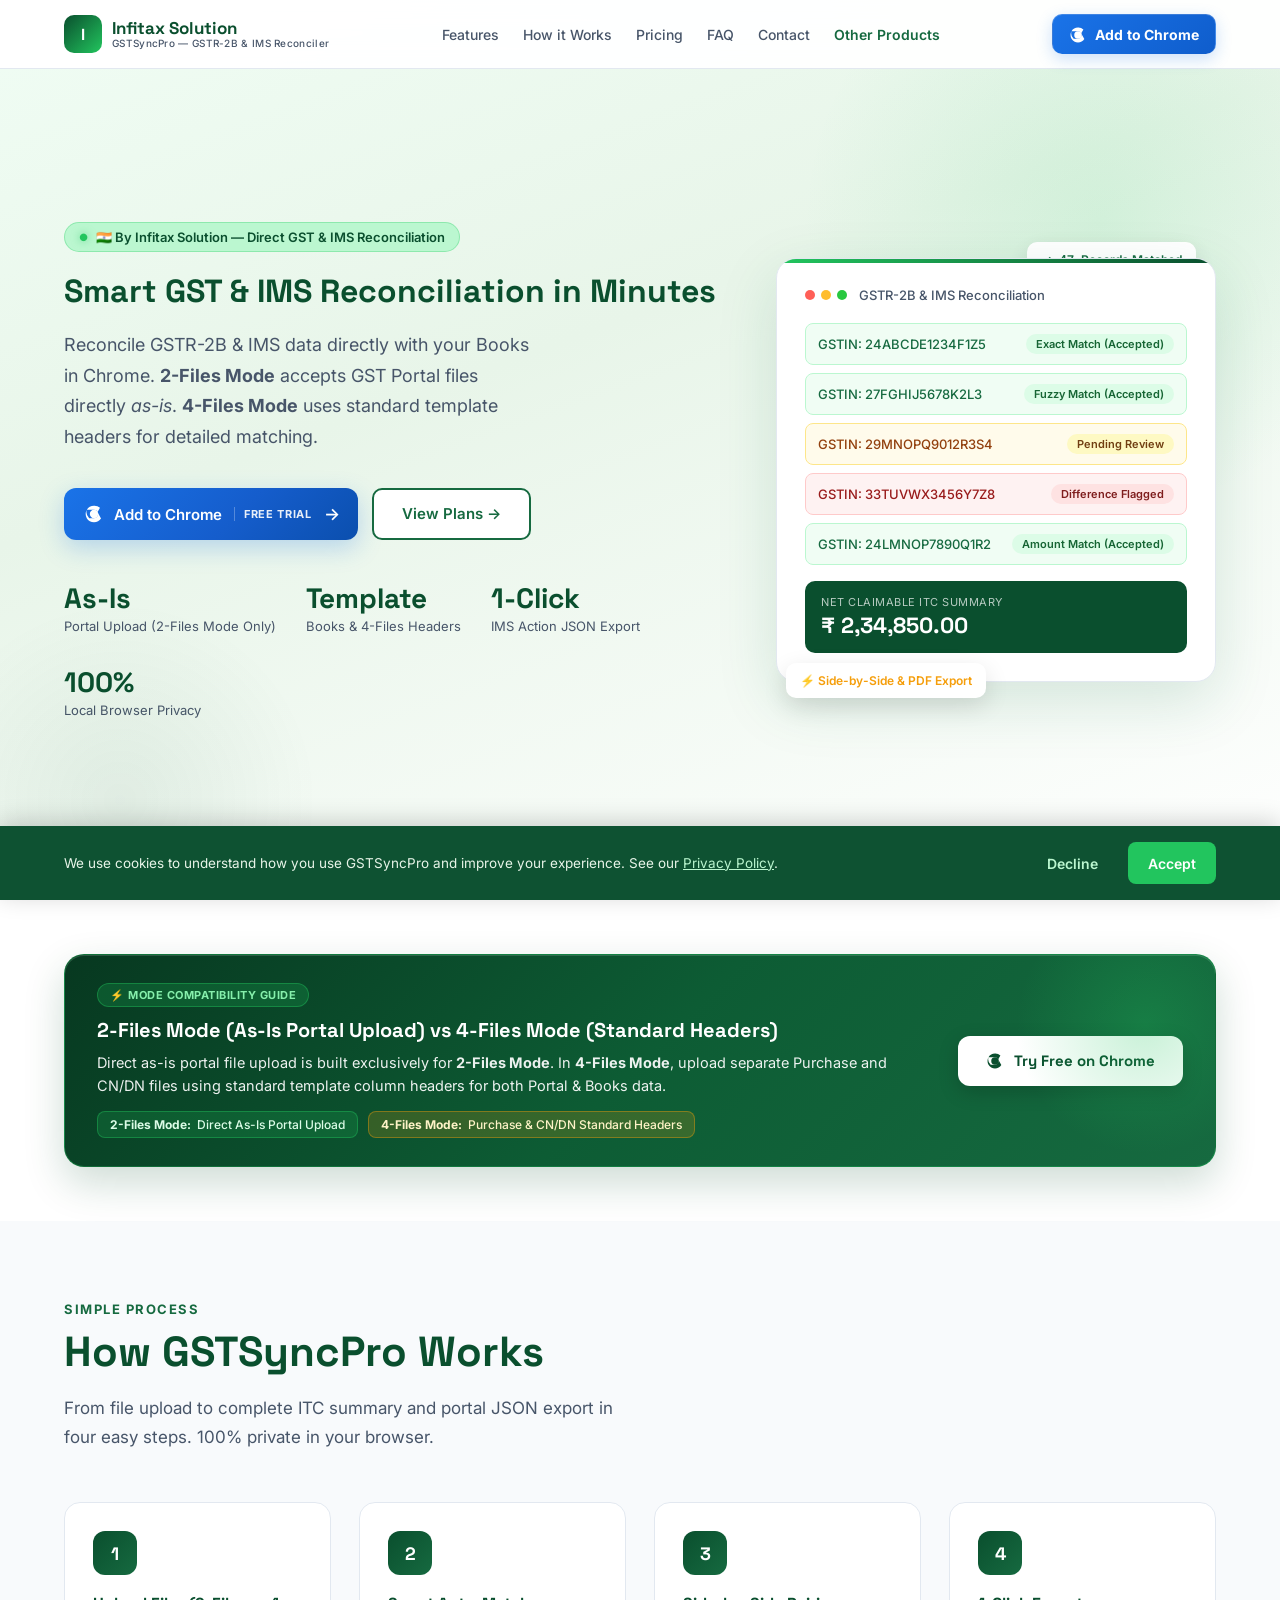
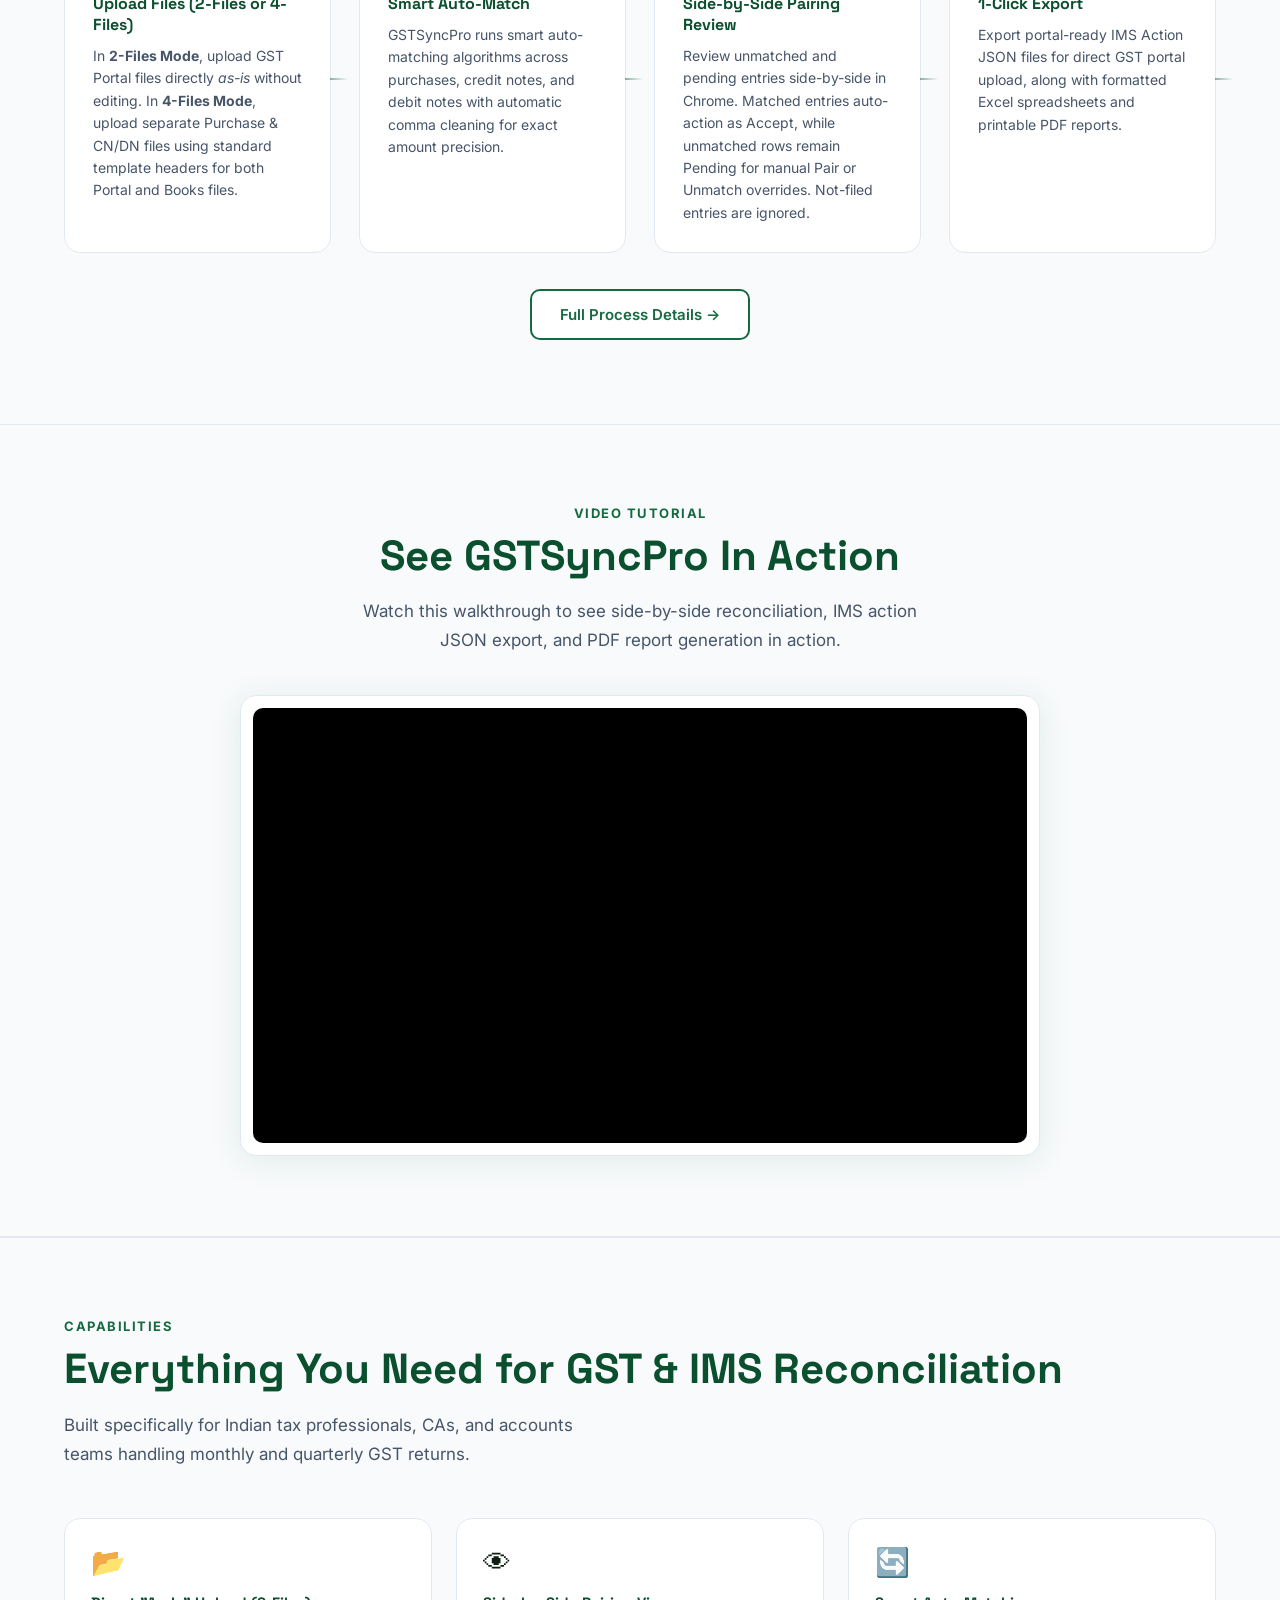
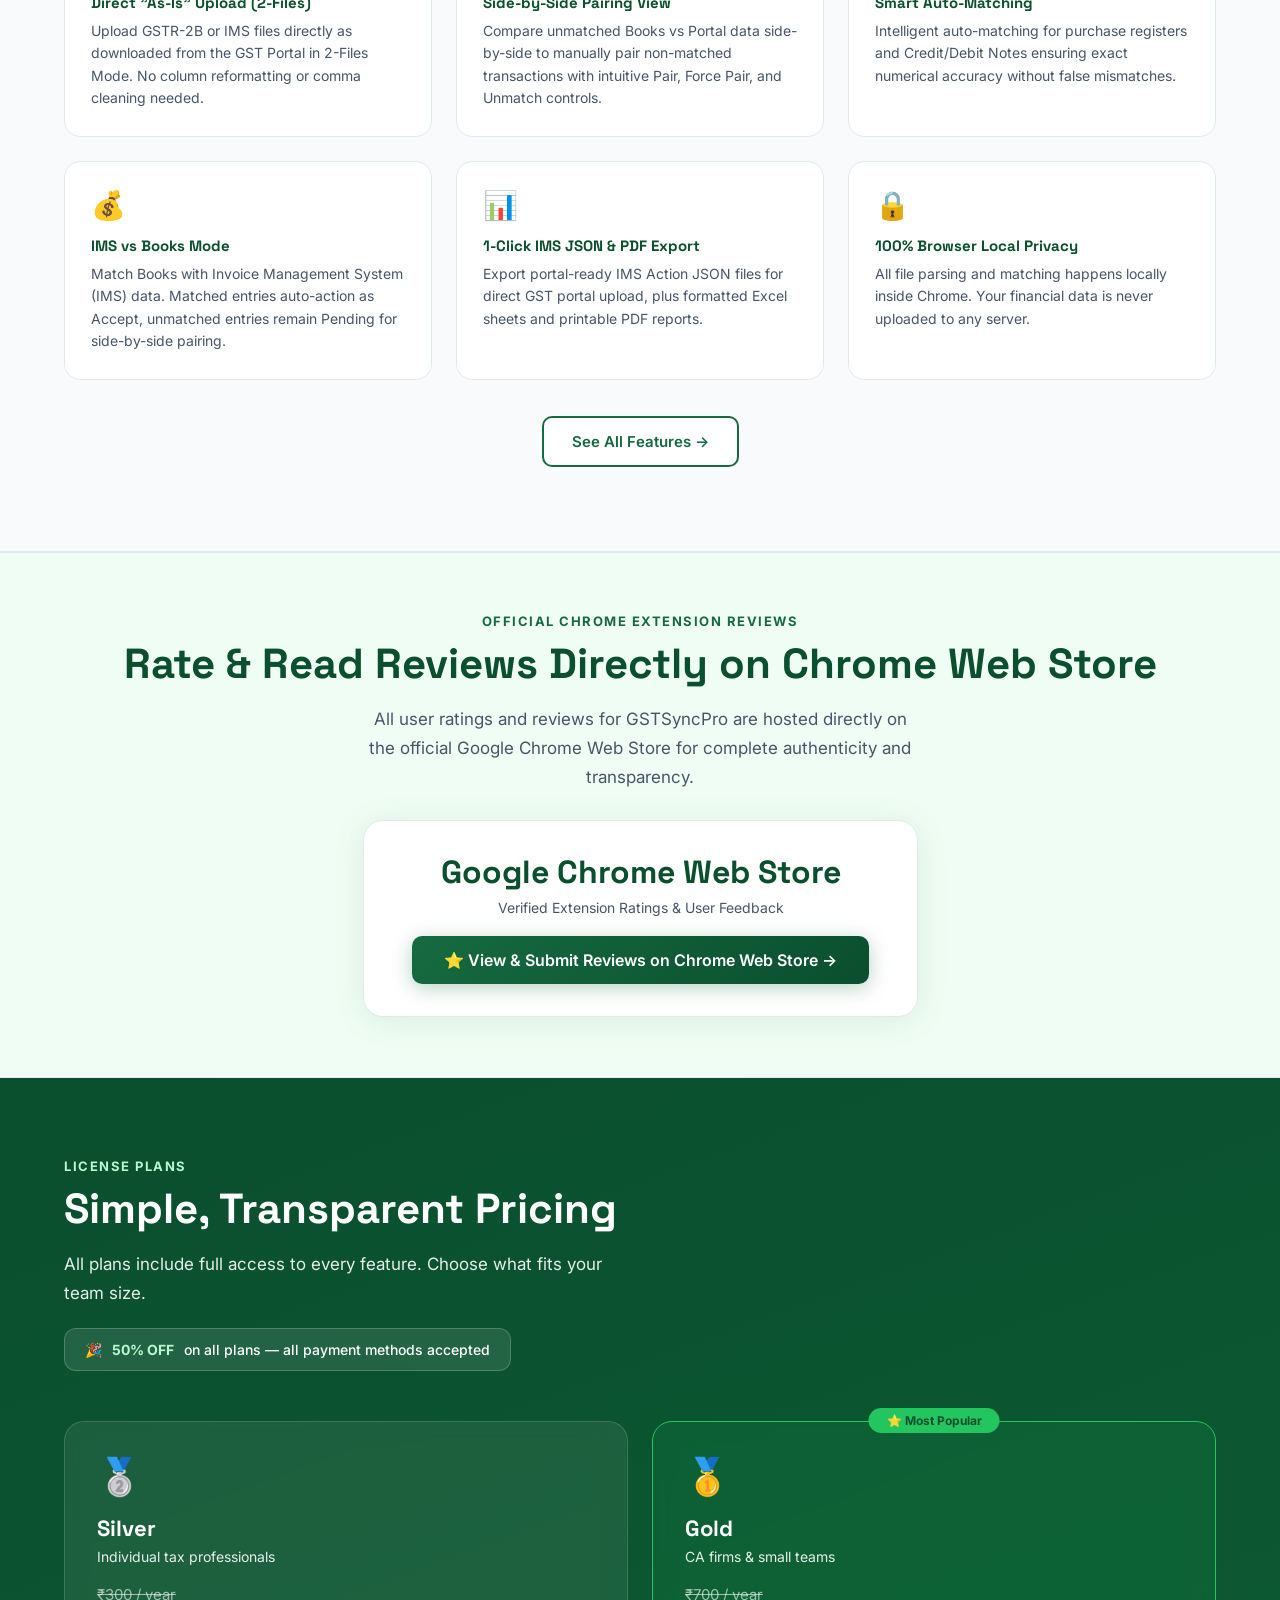
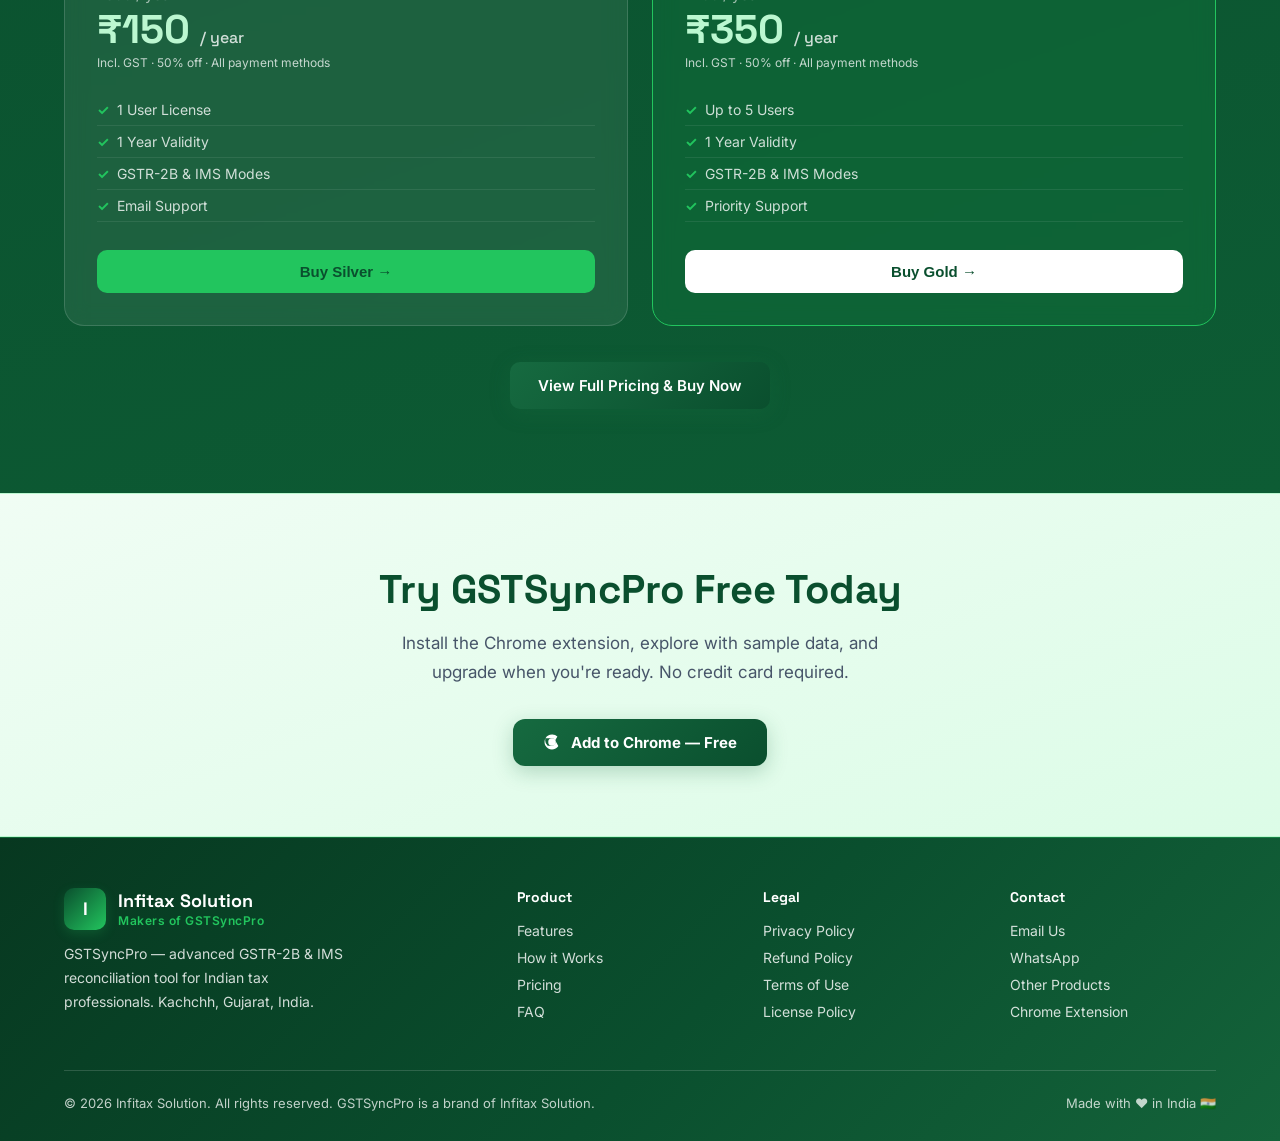
<file: index.html>
<!DOCTYPE html>
<html lang="en">
<head>
<!-- Google Analytics 4 + Consent Mode v2 -->
<script>
  window.dataLayer = window.dataLayer || [];
  function gtag(){dataLayer.push(arguments);}
  gtag('js', new Date());
  // Default consent: denied until visitor accepts via the cookie banner.
  gtag('consent', 'default', {
    ad_storage: 'denied',
    ad_user_data: 'denied',
    ad_personalization: 'denied',
    analytics_storage: 'denied',
    functionality_storage: 'denied',
    security_storage: 'granted',
    wait_for_update: 500
  });
</script>
<script async src="https://www.googletagmanager.com/gtag/js?id=G-9V9T6C8QKY"></script>
<script>
  gtag('config', 'G-9V9T6C8QKY', { anonymize_ip: true });
</script>
<meta charset="UTF-8">
<meta name="viewport" content="width=device-width, initial-scale=1.0">
<title>GSTSyncPro — Direct GST &amp; IMS Reconciliation | Infitax Solution</title>
<meta name="description" content="GSTSyncPro reconciles GST Portal Excel/CSV files as-is with Books in Chrome. Side-by-side match view, IMS vs Books, 1-click IMS JSON export & PDF reports with 100% local privacy.">
<link rel="canonical" href="https://infitaxsolution.com/">
<!-- Fortinet / Security & Rating Metadata -->
<meta name="rating" content="General">
<meta name="classification" content="Business &amp; Finance, Tax Software, Chrome Extensions">
<meta name="coverage" content="Worldwide">
<meta name="distribution" content="Global">
<meta name="robots" content="index, follow, max-snippet:-1, max-image-preview:large, max-video-preview:-1">
<meta name="referrer" content="strict-origin-when-cross-origin">
<!-- Open Graph -->
<meta property="og:type" content="website">
<meta property="og:site_name" content="Infitax Solution">
<meta property="og:title" content="GSTSyncPro: Direct GST &amp; IMS Reconciliation for GSTR-2B &amp; IMS | Infitax Solution">
<meta property="og:description" content="GSTSyncPro reconciles GST Portal files as-is with Books directly in Chrome. Side-by-side matching, portal-ready IMS Action JSON, PDF export, and 100% browser privacy.">
<meta property="og:url" content="https://infitaxsolution.com/">
<!-- Twitter Card -->
<meta name="twitter:card" content="summary">
<meta name="twitter:title" content="GSTSyncPro: Direct GST &amp; IMS Reconciliation | Infitax Solution">
<meta name="twitter:description" content="GSTSyncPro reconciles GST Portal files as-is with Books directly in Chrome. Side-by-side matching, portal-ready IMS Action JSON, PDF export, and 100% browser privacy.">
<!-- Favicon -->
<link rel="icon" type="image/svg+xml" href="data:image/svg+xml,<svg xmlns='http://www.w3.org/2000/svg' viewBox='0 0 100 100'><rect width='100' height='100' rx='20' fill='%230a4f2e'/><text x='50' y='72' font-size='60' font-family='Arial' font-weight='bold' fill='white' text-anchor='middle'>I</text></svg>">
<!-- Fonts -->
<link rel="preconnect" href="https://fonts.googleapis.com">
<link rel="preconnect" href="https://fonts.gstatic.com" crossorigin>
<link href="https://fonts.googleapis.com/css2?family=Space+Grotesk:wght@500;600;700;800&family=Inter:wght@300;400;500;600;700&display=swap" rel="stylesheet">
<link rel="stylesheet" href="assets/style.css">
<!-- Structured Data -->
<script type="application/ld+json">
{
  "@context": "https://schema.org",
  "@type": "Organization",
  "name": "Infitax Solution",
  "url": "https://infitaxsolution.com",
  "description": "Makers of GSTSyncPro — advanced GSTR-2B & IMS reconciliation tool for Indian GST professionals.",
  "address": {
    "@type": "PostalAddress",
    "streetAddress": "Plot No 255, Shantidham 4, Varsamedi, Anjar",
    "addressLocality": "Kachchh",
    "addressRegion": "Gujarat",
    "postalCode": "370110",
    "addressCountry": "IN"
  },
  "contactPoint": {
    "@type": "ContactPoint",
    "email": "info@Infitaxsolution.com",
    "telephone": "+91-6354030446",
    "contactType": "customer support"
  }
}
</script>
<script type="application/ld+json">
{
  "@context": "https://schema.org",
  "@type": "SoftwareApplication",
  "name": "GSTSyncPro",
  "applicationCategory": "BusinessApplication",
  "operatingSystem": "Chrome",
  "description": "GSTR-2B & IMS reconciliation Chrome extension with as-is portal file upload, side-by-side matching view, IMS Action JSON export, and PDF export option. 100% local processing.",
  "offers": [
    {
      "@type": "Offer",
      "name": "Silver Plan",
      "price": "150",
      "priceCurrency": "INR",
      "priceValidUntil": "2026-12-31"
    },
    {
      "@type": "Offer",
      "name": "Gold Plan",
      "price": "350",
      "priceCurrency": "INR",
      "priceValidUntil": "2026-12-31"
    }
  ],
  "author": {
    "@type": "Organization",
    "name": "Infitax Solution"
  }
}
</script>
</head>
<body>
<a href="#main-content" class="skip-link">Skip to main content</a>
<header>
<nav>
  <div class="nav-inner">
    <a href="/" class="nav-logo">
      <div class="logo-icon">I</div>
      <div class="logo-text">
        <span class="logo-brand">Infitax Solution</span>
        <span class="logo-sub">GSTSyncPro — GSTR-2B &amp; IMS Reconciler</span>
      </div>
    </a>
    <ul class="nav-links">
      <li><a href="features/" data-nav="features">Features</a></li>
      <li><a href="how-it-works/" data-nav="how-it-works">How it Works</a></li>
      <li><a href="pricing/" data-nav="pricing">Pricing</a></li>
      <li><a href="faq/" data-nav="faq">FAQ</a></li>
      <li><a href="contact/" data-nav="contact">Contact</a></li>
      <li><a href="products/" data-nav="products" class="nav-products">Other Products</a></li>
    </ul>
    <a href="https://chromewebstore.google.com/detail/gstsync-pro/aaclnkpbjahikebmjbdmiamlgdohfobl?hl=en-US&utm_source=website" class="nav-cta chrome-cta" target="_blank" rel="noopener noreferrer" aria-label="Add GSTSyncPro to Chrome"><span class="chrome-icon" aria-hidden="true"><svg viewBox="0 0 24 24" role="img"><path d="M12 2a10 10 0 0 0-8.66 5H12a5 5 0 0 1 4.33 2.5L19.2 4.6A9.96 9.96 0 0 0 12 2Z"/><path d="M3.34 7A10 10 0 0 0 12 22c3.52 0 6.63-1.82 8.42-4.57L16.33 10A5 5 0 0 1 12 17H6.23A9.96 9.96 0 0 1 3.34 7Z"/><path d="M12 7a5 5 0 1 0 0 10 5 5 0 0 0 0-10Z"/></svg></span><span>Add to Chrome</span></a>
    <button class="hamburger" onclick="toggleMenu()" aria-label="Toggle menu" aria-expanded="false" aria-controls="mobileMenu"><span></span><span></span><span></span></button>
  </div>
</nav>
</header>
<div class="mobile-menu" id="mobileMenu">
  <a href="features/" onclick="toggleMenu()">Features</a>
  <a href="how-it-works/" onclick="toggleMenu()">How it Works</a>
  <a href="pricing/" onclick="toggleMenu()">Pricing</a>
  <a href="faq/" onclick="toggleMenu()">FAQ</a>
  <a href="contact/" onclick="toggleMenu()">Contact</a>
  <a href="products/" onclick="toggleMenu()">Other Products</a>
  <a href="pricing/" onclick="toggleMenu()" style="color:var(--green-mid);font-weight:700;margin-top:8px">&#128273; Buy License</a>
</div>

<main id="main-content">
<!-- HERO -->
<section class="hero" id="home">
  <div class="hero-inner">
    <div>
      <div class="hero-badge reveal">&#127470;&#127475; By Infitax Solution &#8212; Direct GST &amp; IMS Reconciliation</div>
      <h1 class="hero-h1 reveal" data-delay="1">Smart GST &amp; IMS Reconciliation in Minutes</h1>
      <p class="hero-sub reveal" data-delay="2">Reconcile GSTR-2B &amp; IMS data directly with your Books in Chrome. <strong>2-Files Mode</strong> accepts GST Portal files directly <em>as-is</em>. <strong>4-Files Mode</strong> uses standard template headers for detailed matching.</p>
      <div class="hero-actions reveal" data-delay="3">
        <a href="https://chromewebstore.google.com/detail/gstsync-pro/aaclnkpbjahikebmjbdmiamlgdohfobl?hl=en-US&utm_source=website" target="_blank" rel="noopener noreferrer" class="btn-primary chrome-hero-btn" aria-label="Add GSTSyncPro to Chrome for a free trial"><span class="chrome-icon chrome-icon-lg" aria-hidden="true"><svg viewBox="0 0 24 24" role="img"><path d="M12 2a10 10 0 0 0-8.66 5H12a5 5 0 0 1 4.33 2.5L19.2 4.6A9.96 9.96 0 0 0 12 2Z"/><path d="M3.34 7A10 10 0 0 0 12 22c3.52 0 6.63-1.82 8.42-4.57L16.33 10A5 5 0 0 1 12 17H6.23A9.96 9.96 0 0 1 3.34 7Z"/><path d="M12 7a5 5 0 1 0 0 10 5 5 0 0 0 0-10Z"/></svg></span><span>Add to Chrome</span><span class="chrome-btn-note">Free Trial</span><span class="btn-arrow" aria-hidden="true">→</span></a>
        <a href="pricing/" class="btn-secondary">View Plans &#8594;</a>
      </div>
      <div class="hero-stats reveal" data-delay="4">
        <div class="stat"><div class="stat-num">As-Is</div><div class="stat-label">Portal Upload (2-Files Mode Only)</div></div>
        <div class="stat"><div class="stat-num">Template</div><div class="stat-label">Books &amp; 4-Files Headers</div></div>
        <div class="stat"><div class="stat-num">1-Click</div><div class="stat-label">IMS Action JSON Export</div></div>
        <div class="stat"><div class="stat-num">100%</div><div class="stat-label">Local Browser Privacy</div></div>
      </div>
    </div>
    <div class="hero-visual reveal reveal-right" data-delay="2">
      <div class="floating-tag t1">&#10003; <span data-counter="47" data-duration="1400">0</span> Records Matched</div>
      <div class="hero-card">
        <div class="card-header">
          <div class="card-dots"><span></span><span></span><span></span></div>
          <span class="card-title">GSTR-2B &amp; IMS Reconciliation</span>
        </div>
        <div class="match-row matched"><span>GSTIN: 24ABCDE1234F1Z5</span><span class="match-badge m">Exact Match (Accepted)</span></div>
        <div class="match-row matched"><span>GSTIN: 27FGHIJ5678K2L3</span><span class="match-badge m">Fuzzy Match (Accepted)</span></div>
        <div class="match-row pending"><span>GSTIN: 29MNOPQ9012R3S4</span><span class="match-badge p">Pending Review</span></div>
        <div class="match-row mismatch"><span>GSTIN: 33TUVWX3456Y7Z8</span><span class="match-badge x">Difference Flagged</span></div>
        <div class="match-row matched"><span>GSTIN: 24LMNOP7890Q1R2</span><span class="match-badge m">Amount Match (Accepted)</span></div>
        <div class="itc-box"><div class="itc-label">Net Claimable ITC Summary</div><div class="itc-amount">&#8377; <span data-counter="234850" data-decimals="2" data-indian="true" data-duration="1800">0.00</span></div></div>
      </div>
      <div class="floating-tag t2">&#9889; Side-by-Side &amp; PDF Export</div>
    </div>
  </div>
</section>

<!-- AS-IS PORTAL UPLOAD BANNER -->
<section style="padding: 24px 5%; background:#fff">
  <div class="section-inner">
    <div class="as-is-banner reveal">
      <div class="as-is-banner-text">
        <div class="as-is-pill">⚡ Mode Compatibility Guide</div>
        <h4>2-Files Mode (As-Is Portal Upload) vs 4-Files Mode (Standard Headers)</h4>
        <p>Direct as-is portal file upload is built exclusively for <strong>2-Files Mode</strong>. In <strong>4-Files Mode</strong>, upload separate Purchase and CN/DN files using standard template column headers for both Portal &amp; Books data.</p>
        <div class="as-is-modes-list">
          <span class="mode-pill m2"><strong>2-Files Mode:</strong> Direct As-Is Portal Upload</span>
          <span class="mode-pill m4"><strong>4-Files Mode:</strong> Purchase &amp; CN/DN Standard Headers</span>
        </div>
      </div>
      <a href="https://chromewebstore.google.com/detail/gstsync-pro/aaclnkpbjahikebmjbdmiamlgdohfobl?hl=en-US&utm_source=ext_sidebar&pli=1" target="_blank" rel="noopener noreferrer" class="btn-as-is-cta" aria-label="Try GSTSyncPro Free on Chrome">
        <span class="chrome-icon" aria-hidden="true">
          <svg viewBox="0 0 24 24" role="img"><path d="M12 2a10 10 0 0 0-8.66 5H12a5 5 0 0 1 4.33 2.5L19.2 4.6A9.96 9.96 0 0 0 12 2Z"/><path d="M3.34 7A10 10 0 0 0 12 22c3.52 0 6.63-1.82 8.42-4.57L16.33 10A5 5 0 0 1 12 17H6.23A9.96 9.96 0 0 1 3.34 7Z"/><path d="M12 7a5 5 0 1 0 0 10 5 5 0 0 0 0-10Z"/></svg>
        </span>
        <span>Try Free on Chrome</span>
      </a>
    </div>
  </div>
</section>

<!-- HOW IT WORKS TEASER -->
<section class="how-bg" id="how">
  <div class="section-inner">
    <div class="section-label">Simple Process</div>
    <div class="section-title">How GSTSyncPro Works</div>
    <p class="section-sub">From file upload to complete ITC summary and portal JSON export in four easy steps. 100% private in your browser.</p>
    <div class="steps">
      <div class="step-card"><div class="step-num">1</div><h3>Upload Files (2-Files or 4-Files)</h3><p>In <strong>2-Files Mode</strong>, upload GST Portal files directly <em>as-is</em> without editing. In <strong>4-Files Mode</strong>, upload separate Purchase &amp; CN/DN files using standard template headers for both Portal and Books files.</p></div>
      <div class="step-card"><div class="step-num">2</div><h3>Smart Auto-Match</h3><p>GSTSyncPro runs smart auto-matching algorithms across purchases, credit notes, and debit notes with automatic comma cleaning for exact amount precision.</p></div>
      <div class="step-card"><div class="step-num">3</div><h3>Side-by-Side Pairing Review</h3><p>Review unmatched and pending entries side-by-side in Chrome. Matched entries auto-action as Accept, while unmatched rows remain Pending for manual Pair or Unmatch overrides. Not-filed entries are ignored.</p></div>
      <div class="step-card"><div class="step-num">4</div><h3>1-Click Export</h3><p>Export portal-ready IMS Action JSON files for direct GST portal upload, along with formatted Excel spreadsheets and printable PDF reports.</p></div>
    </div>
    <div style="text-align:center;margin-top:36px"><a href="how-it-works/" class="btn-secondary">Full Process Details &#8594;</a></div>
  </div>
</section>

<!-- DEMO VIDEO -->
<section class="demo-video-section" id="demo-video">
  <div class="section-inner">
    <div class="reveal" style="text-align:center;margin-bottom:30px">
      <div class="section-label">Video Tutorial</div>
      <h2 class="section-title">See GSTSyncPro In Action</h2>
      <p class="section-sub" style="margin:0 auto">Watch this walkthrough to see side-by-side reconciliation, IMS action JSON export, and PDF report generation in action.</p>
    </div>
    <div class="video-container-wrapper reveal">
      <div class="video-container">
        <iframe src="https://www.youtube.com/embed/sNuiicQxRTU" title="GSTSyncPro Demo Video" allow="accelerometer; autoplay; clipboard-write; encrypted-media; gyroscope; picture-in-picture; web-share" allowfullscreen></iframe>
      </div>
    </div>
  </div>
</section>

<!-- FEATURES TEASER -->
<section id="features" style="background: var(--gray-50); border-top: 1px solid var(--gray-200); border-bottom: 1px solid var(--gray-200);">
  <div class="section-inner">
    <div class="section-label">Capabilities</div>
    <div class="section-title">Everything You Need for GST &amp; IMS Reconciliation</div>
    <p class="section-sub">Built specifically for Indian tax professionals, CAs, and accounts teams handling monthly and quarterly GST returns.</p>
    <div class="features-grid">
      <div class="feat"><div class="feat-icon">&#128194;</div><h3>Direct "As-Is" Upload (2-Files)</h3><p>Upload GSTR-2B or IMS files directly as downloaded from the GST Portal in 2-Files Mode. No column reformatting or comma cleaning needed.</p></div>
      <div class="feat"><div class="feat-icon">&#128065;</div><h3>Side-by-Side Pairing View</h3><p>Compare unmatched Books vs Portal data side-by-side to manually pair non-matched transactions with intuitive Pair, Force Pair, and Unmatch controls.</p></div>
      <div class="feat"><div class="feat-icon">&#128260;</div><h3>Smart Auto-Matching</h3><p>Intelligent auto-matching for purchase registers and Credit/Debit Notes ensuring exact numerical accuracy without false mismatches.</p></div>
      <div class="feat"><div class="feat-icon">&#128176;</div><h3>IMS vs Books Mode</h3><p>Match Books with Invoice Management System (IMS) data. Matched entries auto-action as Accept, unmatched entries remain Pending for side-by-side pairing.</p></div>
      <div class="feat"><div class="feat-icon">&#128202;</div><h3>1-Click IMS JSON &amp; PDF Export</h3><p>Export portal-ready IMS Action JSON files for direct GST portal upload, plus formatted Excel sheets and printable PDF reports.</p></div>
      <div class="feat"><div class="feat-icon">&#128274;</div><h3>100% Browser Local Privacy</h3><p>All file parsing and matching happens locally inside Chrome. Your financial data is never uploaded to any server.</p></div>
    </div>
    <div style="text-align:center;margin-top:36px"><a href="features/" class="btn-secondary">See All Features &#8594;</a></div>
  </div>
</section>

<!-- CHROME WEB STORE REVIEWS SECTION -->
<section style="background: var(--green-pale); border-top: 1px solid var(--gray-200); border-bottom: 1px solid var(--gray-200); padding: 60px 5%;">
  <div class="section-inner" style="text-align: center;">
    <div class="section-label">Official Chrome Extension Reviews</div>
    <h2 class="section-title">Rate &amp; Read Reviews Directly on Chrome Web Store</h2>
    <p class="section-sub" style="margin: 0 auto 28px;">All user ratings and reviews for GSTSyncPro are hosted directly on the official Google Chrome Web Store for complete authenticity and transparency.</p>
    
    <div class="reveal" style="display: inline-flex; flex-direction: column; align-items: center; background: #fff; border-radius: 20px; padding: 32px 48px; border: 1px solid var(--gray-200); box-shadow: var(--shadow);">
      <div style="font-size: 32px; font-weight: 800; color: var(--green-deep); font-family: 'Space Grotesk', sans-serif; line-height: 1.2;">Google Chrome Web Store</div>
      <div style="font-size: 14px; color: var(--gray-600); margin: 8px 0 20px;">Verified Extension Ratings &amp; User Feedback</div>
      <a href="https://chromewebstore.google.com/detail/aaclnkpbjahikebmjbdmiamlgdohfobl?utm_source=item-share-cb" target="_blank" rel="noopener noreferrer" class="btn-primary" style="display: inline-flex; align-items: center; gap: 8px; font-size: 16px; padding: 14px 32px;">
        <span>⭐ View &amp; Submit Reviews on Chrome Web Store &#8594;</span>
      </a>
    </div>
  </div>
</section>

<!-- PRICING TEASER -->
<section class="pricing-bg" id="pricing">
  <div class="section-inner">
    <div class="section-label">License Plans</div>
    <div class="section-title">Simple, Transparent Pricing</div>
    <p class="section-sub">All plans include full access to every feature. Choose what fits your team size.</p>
    <div class="discount-banner">&#127881; <strong>50% OFF</strong> on all plans &#8212; all payment methods accepted</div>
    <div class="plans">
      <div class="plan">
        <div class="plan-icon">&#129352;</div>
        <div class="plan-name">Silver</div>
        <div class="plan-desc">Individual tax professionals</div>
        <div class="plan-price"><span class="price-original">&#8377;300 / year</span><span class="price-current">&#8377;150 <span>/ year</span></span></div>
        <div class="price-note">Incl. GST &middot; 50% off &middot; All payment methods</div>
        <ul class="plan-features"><li>1 User License</li><li>1 Year Validity</li><li>GSTR-2B &amp; IMS Modes</li><li>Email Support</li></ul>
        <a href="pricing/" class="plan-btn" style="text-decoration:none">Buy Silver &#8594;</a>
      </div>
      <div class="plan popular">
        <div class="popular-badge">&#11088; Most Popular</div>
        <div class="plan-icon">&#129351;</div>
        <div class="plan-name">Gold</div>
        <div class="plan-desc">CA firms &amp; small teams</div>
        <div class="plan-price"><span class="price-original">&#8377;700 / year</span><span class="price-current">&#8377;350 <span>/ year</span></span></div>
        <div class="price-note">Incl. GST &middot; 50% off &middot; All payment methods</div>
        <ul class="plan-features"><li>Up to 5 Users</li><li>1 Year Validity</li><li>GSTR-2B &amp; IMS Modes</li><li>Priority Support</li></ul>
        <a href="pricing/" class="plan-btn" style="text-decoration:none">Buy Gold &#8594;</a>
      </div>
    </div>
    <div style="text-align:center;margin-top:36px"><a href="pricing/" class="btn-primary">View Full Pricing &amp; Buy Now</a></div>
  </div>
</section>

<!-- CTA -->
<div class="cta-band reveal">
  <div class="section-inner">
    <h2>Try GSTSyncPro Free Today</h2>
    <p>Install the Chrome extension, explore with sample data, and upgrade when you're ready. No credit card required.</p>
    <a href="https://chromewebstore.google.com/detail/gstsync-pro/aaclnkpbjahikebmjbdmiamlgdohfobl?hl=en-US&utm_source=ext_sidebar&pli=1" target="_blank" rel="noopener noreferrer" class="btn-white" aria-label="Add GSTSyncPro to Chrome for Free">
      <span class="chrome-icon" aria-hidden="true">
        <svg viewBox="0 0 24 24" role="img"><path d="M12 2a10 10 0 0 0-8.66 5H12a5 5 0 0 1 4.33 2.5L19.2 4.6A9.96 9.96 0 0 0 12 2Z"/><path d="M3.34 7A10 10 0 0 0 12 22c3.52 0 6.63-1.82 8.42-4.57L16.33 10A5 5 0 0 1 12 17H6.23A9.96 9.96 0 0 1 3.34 7Z"/><path d="M12 7a5 5 0 1 0 0 10 5 5 0 0 0 0-10Z"/></svg>
      </span>
      <span>Add to Chrome — Free</span>
    </a>
  </div>
</div>
</main>

<footer>
  <div class="footer-inner">
    <div class="footer-top">
      <div class="footer-brand">
        <div class="footer-brand-row">
          <div class="footer-logo-icon">I</div>
          <div>
            <div class="footer-brand-name">Infitax Solution</div>
            <div class="footer-brand-sub">Makers of GSTSyncPro</div>
          </div>
        </div>
        <p>GSTSyncPro — advanced GSTR-2B &amp; IMS reconciliation tool for Indian tax professionals. Kachchh, Gujarat, India.</p>
      </div>
      <div class="footer-col">
        <h4>Product</h4>
        <a href="features/">Features</a>
        <a href="how-it-works/">How it Works</a>
        <a href="pricing/">Pricing</a>
        <a href="faq/">FAQ</a>
      </div>
      <div class="footer-col">
        <h4>Legal</h4>
        <a href="policies/privacy/">Privacy Policy</a>
        <a href="policies/refund/">Refund Policy</a>
        <a href="policies/terms/">Terms of Use</a>
        <a href="policies/license/">License Policy</a>
      </div>
      <div class="footer-col">
        <h4>Contact</h4>
        <a href="mailto:info@Infitaxsolution.com">Email Us</a>
        <a href="https://wa.me/916354030446" target="_blank" rel="noopener noreferrer">WhatsApp</a>
        <a href="products/">Other Products</a>
        <a href="https://chromewebstore.google.com/detail/gstsync-pro/aaclnkpbjahikebmjbdmiamlgdohfobl?hl=en-US&utm_source=ext_sidebar&pli=1" target="_blank" rel="noopener noreferrer">Chrome Extension</a>
      </div>
    </div>
    <div class="footer-bottom">
      <p>&#169; 2026 Infitax Solution. All rights reserved. GSTSyncPro is a brand of Infitax Solution.</p>
      <p>Made with &#10084;&#65039; in India &#127470;&#127475;</p>
    </div>
  </div>
</footer>
<div class="modal-overlay" id="payModal">
  <div class="modal">
    <button class="modal-close" onclick="closeModal()">&#10005;</button>
    <div id="modal-body"></div>
  </div>
</div>
<div class="toast" id="toast"></div>
<script src="assets/script.js" defer></script>
<script src="assets/analytics.js" defer></script>
</body>
</html>
</file>
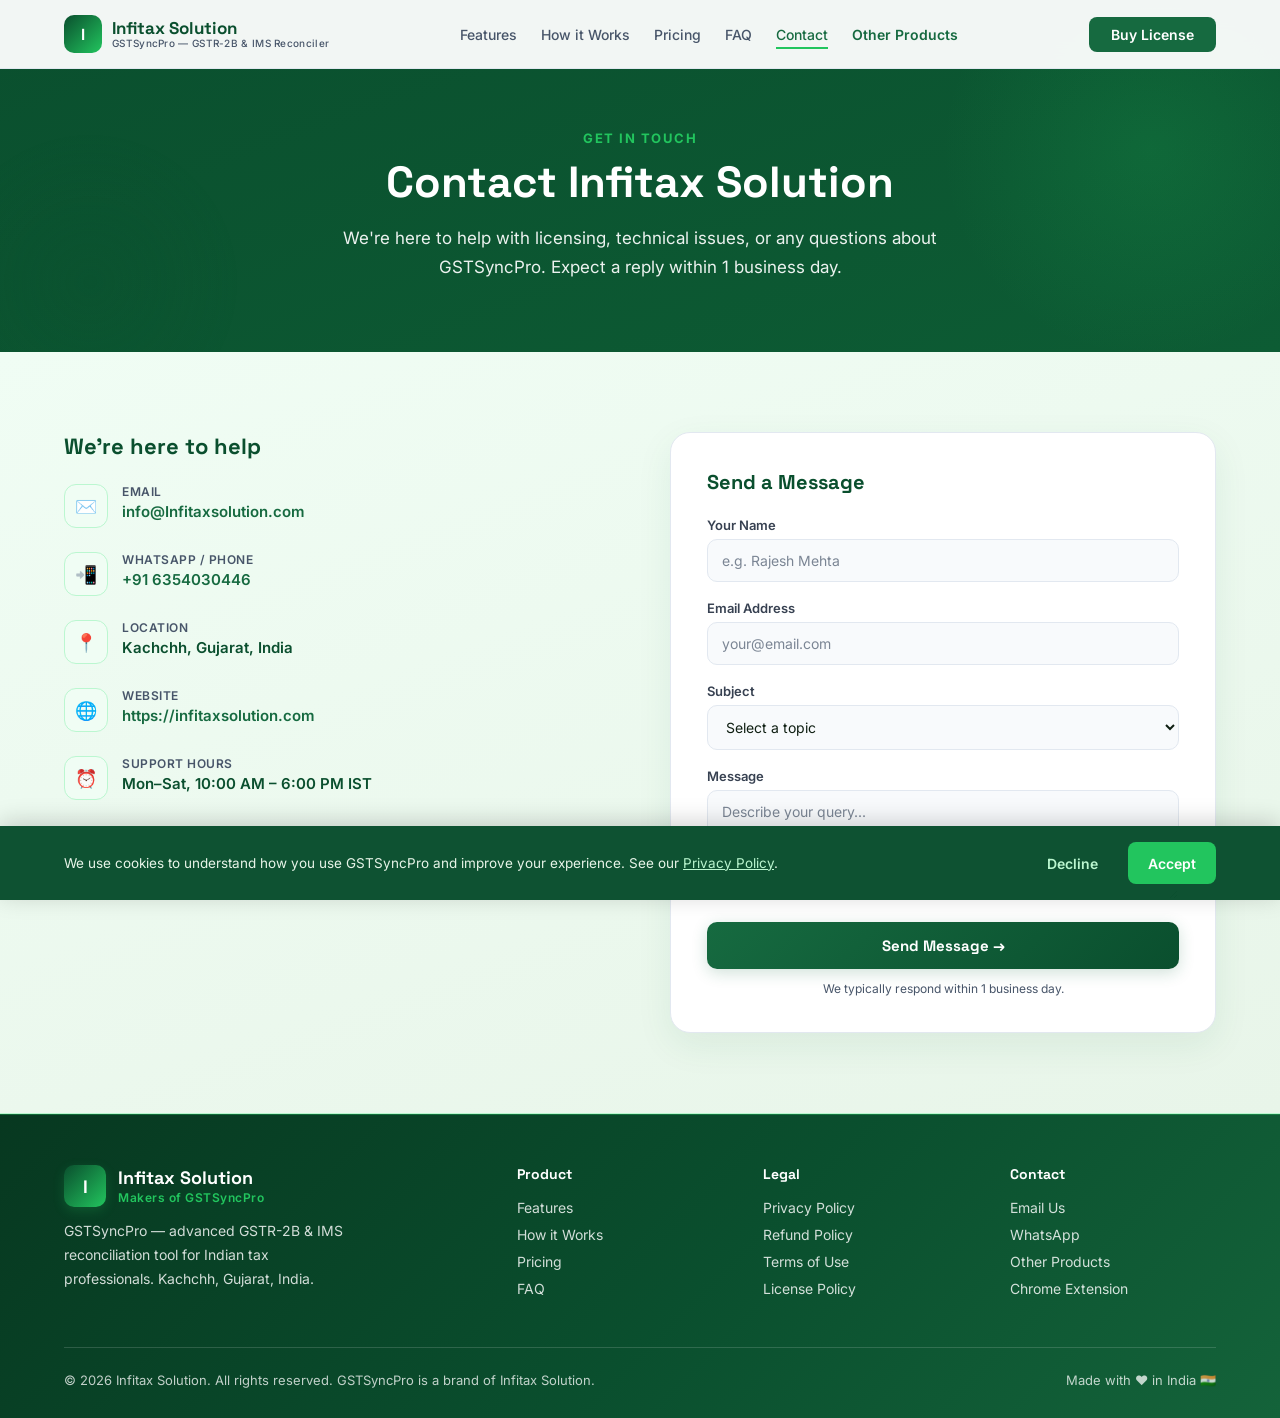
<file: contact/index.html>
<!DOCTYPE html>
<html lang="en">
<head>
<!-- Google Analytics 4 + Consent Mode v2 -->
<script>
  window.dataLayer = window.dataLayer || [];
  function gtag(){dataLayer.push(arguments);}
  gtag('js', new Date());
  // Default consent: denied until visitor accepts via the cookie banner.
  gtag('consent', 'default', {
    ad_storage: 'denied',
    ad_user_data: 'denied',
    ad_personalization: 'denied',
    analytics_storage: 'denied',
    functionality_storage: 'denied',
    security_storage: 'granted',
    wait_for_update: 500
  });
</script>
<script async src="https://www.googletagmanager.com/gtag/js?id=G-9V9T6C8QKY"></script>
<script>
  gtag('config', 'G-9V9T6C8QKY', { anonymize_ip: true });
</script>
<meta charset="UTF-8">
<meta name="viewport" content="width=device-width, initial-scale=1.0">
<link rel="canonical" href="https://infitaxsolution.com/contact/">
<title>Contact — GSTSyncPro | Infitax Solution</title>
<meta name="description" content="Contact Infitax Solution for GSTSyncPro support, licensing queries, or technical help. Email, WhatsApp, or use our contact form.">
<link rel="preconnect" href="https://fonts.googleapis.com"><link href="https://fonts.googleapis.com/css2?family=Space+Grotesk:wght@500;600;700;800&family=Inter:wght@300;400;500;600;700&display=swap" rel="stylesheet">
<link rel="stylesheet" href="../assets/style.css">
<script type="application/ld+json">
{
  "@context": "https://schema.org",
  "@type": "BreadcrumbList",
  "itemListElement": [
    {
      "@type": "ListItem",
      "position": 1,
      "name": "Home",
      "item": "https://infitaxsolution.com/"
    },
    {
      "@type": "ListItem",
      "position": 2,
      "name": "Contact",
      "item": "https://infitaxsolution.com/contact/"
    }
  ]
}
</script>
</head>
<body>
<a href="#main-content" class="skip-link">Skip to main content</a>
<nav>
  <div class="nav-inner">
    <a href="../" class="nav-logo">
      <div class="logo-icon">I</div>
      <div class="logo-text">
        <span class="logo-brand">Infitax Solution</span>
        <span class="logo-sub">GSTSyncPro — GSTR-2B &amp; IMS Reconciler</span>
      </div>
    </a>
    <ul class="nav-links">
      <li><a href="../features/" data-nav="features">Features</a></li>
      <li><a href="../how-it-works/" data-nav="how-it-works">How it Works</a></li>
      <li><a href="../pricing/" data-nav="pricing">Pricing</a></li>
      <li><a href="../faq/" data-nav="faq">FAQ</a></li>
      <li><a href="../contact/" data-nav="contact">Contact</a></li>
      <li><a href="../products/" data-nav="products" class="nav-products">Other Products</a></li>
      
    </ul>
    <a href="../pricing/" class="nav-cta">Buy License</a>
    <button class="hamburger" onclick="toggleMenu()" aria-label="Toggle menu" aria-expanded="false" aria-controls="mobileMenu"><span></span><span></span><span></span></button>
  </div>
</nav>
<div class="mobile-menu" id="mobileMenu">
  <a href="../features/" onclick="toggleMenu()">Features</a>
  <a href="../how-it-works/" onclick="toggleMenu()">How it Works</a>
  <a href="../pricing/" onclick="toggleMenu()">Pricing</a>
  <a href="../faq/" onclick="toggleMenu()">FAQ</a>
  <a href="../contact/" onclick="toggleMenu()">Contact</a>
  <a href="../products/" onclick="toggleMenu()">Other Products</a>
  <a href="../pricing/" onclick="toggleMenu()" style="color:var(--green-mid);font-weight:700;margin-top:8px">&#128273; Buy License</a>
</div>
<div class="page-header" id="main-content">
  <div class="section-inner">
    <div class="section-label">Get in Touch</div>
    <h1>Contact Infitax Solution</h1>
    <p>We're here to help with licensing, technical issues, or any questions about GSTSyncPro. Expect a reply within 1 business day.</p>
  </div>
</div>
<section class="contact-dark">
  <div class="section-inner">
    <div class="contact-grid">
      <div class="contact-info">
        <h3>We&#8217;re here to help</h3>
        <div class="contact-item">
          <div class="c-icon">&#9993;&#65039;</div>
          <div><div class="c-label">Email</div><div class="c-val"><a href="mailto:info@Infitaxsolution.com">info@Infitaxsolution.com</a></div></div>
        </div>
        <div class="contact-item">
          <div class="c-icon">&#128242;</div>
          <div><div class="c-label">WhatsApp / Phone</div><div class="c-val"><a href="https://wa.me/916354030446" target="_blank">+91 6354030446</a></div></div>
        </div>
        <div class="contact-item">
          <div class="c-icon">&#128205;</div>
          <div><div class="c-label">Location</div><div class="c-val">Kachchh, Gujarat, India</div></div>
        </div>
        <div class="contact-item">
          <div class="c-icon">&#127760;</div>
          <div><div class="c-label">Website</div><div class="c-val"><a href="https://infitaxsolution.com" target="_blank">https://infitaxsolution.com</a></div></div>
        </div>
        <div class="contact-item">
          <div class="c-icon">&#9200;</div>
          <div><div class="c-label">Support Hours</div><div class="c-val">Mon&#8211;Sat, 10:00 AM &#8211; 6:00 PM IST</div></div>
        </div>
      </div>
      <div class="contact-form-box">
        <h3>Send a Message</h3>
        <div class="form-group"><label for="cf-name">Your Name</label><input type="text" placeholder="e.g. Rajesh Mehta" id="cf-name"></div>
        <div class="form-group"><label for="cf-email">Email Address</label><input type="email" placeholder="your@email.com" id="cf-email"></div>
        <div class="form-group"><label for="cf-subject">Subject</label>
          <select id="cf-subject">
            <option value="">Select a topic</option>
            <option>License Activation Issue</option>
            <option>Purchase / Payment Query</option>
            <option>Refund Request</option>
            <option>Technical Support</option>
            <option>General Inquiry</option>
          </select>
        </div>
        <div class="form-group"><label for="cf-msg">Message</label><textarea placeholder="Describe your query..." id="cf-msg"></textarea></div>
        <button class="submit-btn" onclick="submitForm()">Send Message &#8594;</button>
        <p class="form-note">We typically respond within 1 business day.</p>
      </div>
    </div>
  </div>
</section>
<footer>
  <div class="footer-inner">
    <div class="footer-top">
      <div class="footer-brand">
        <div class="footer-brand-row">
          <div class="footer-logo-icon">I</div>
          <div>
            <div class="footer-brand-name">Infitax Solution</div>
            <div class="footer-brand-sub">Makers of GSTSyncPro</div>
          </div>
        </div>
        <p>GSTSyncPro — advanced GSTR-2B &amp; IMS reconciliation tool for Indian tax professionals. Kachchh, Gujarat, India.</p>
      </div>
      <div class="footer-col">
        <h4>Product</h4>
        <a href="../features/">Features</a>
        <a href="../how-it-works/">How it Works</a>
        <a href="../pricing/">Pricing</a>
        <a href="../faq/">FAQ</a>
      </div>
      <div class="footer-col">
        <h4>Legal</h4>
        <a href="../policies/privacy/">Privacy Policy</a>
        <a href="../policies/refund/">Refund Policy</a>
        <a href="../policies/terms/">Terms of Use</a>
        <a href="../policies/license/">License Policy</a>
      </div>
      <div class="footer-col">
        <h4>Contact</h4>
        <a href="mailto:info@Infitaxsolution.com">Email Us</a>
        <a href="https://wa.me/916354030446" target="_blank" rel="noopener noreferrer">WhatsApp</a>
        <a href="../products/">Other Products</a>
        <a href="https://chromewebstore.google.com/detail/aaclnkpbjahikebmjbdmiamlgdohfobl?utm_source=item-share-cb" target="_blank" rel="noopener noreferrer">Chrome Extension</a>
      </div>
    </div>
    <div class="footer-bottom">
      <p>&#169; 2026 Infitax Solution. All rights reserved. GSTSyncPro is a brand of Infitax Solution.</p>
      <p>Made with &#10084;&#65039; in India &#127470;&#127475;</p>
    </div>
  </div>
</footer>

<div class="toast" id="toast"></div>
<script src="../assets/script.js" defer></script>
<script src="../assets/analytics.js" defer></script>
</body>
</html>
</file>
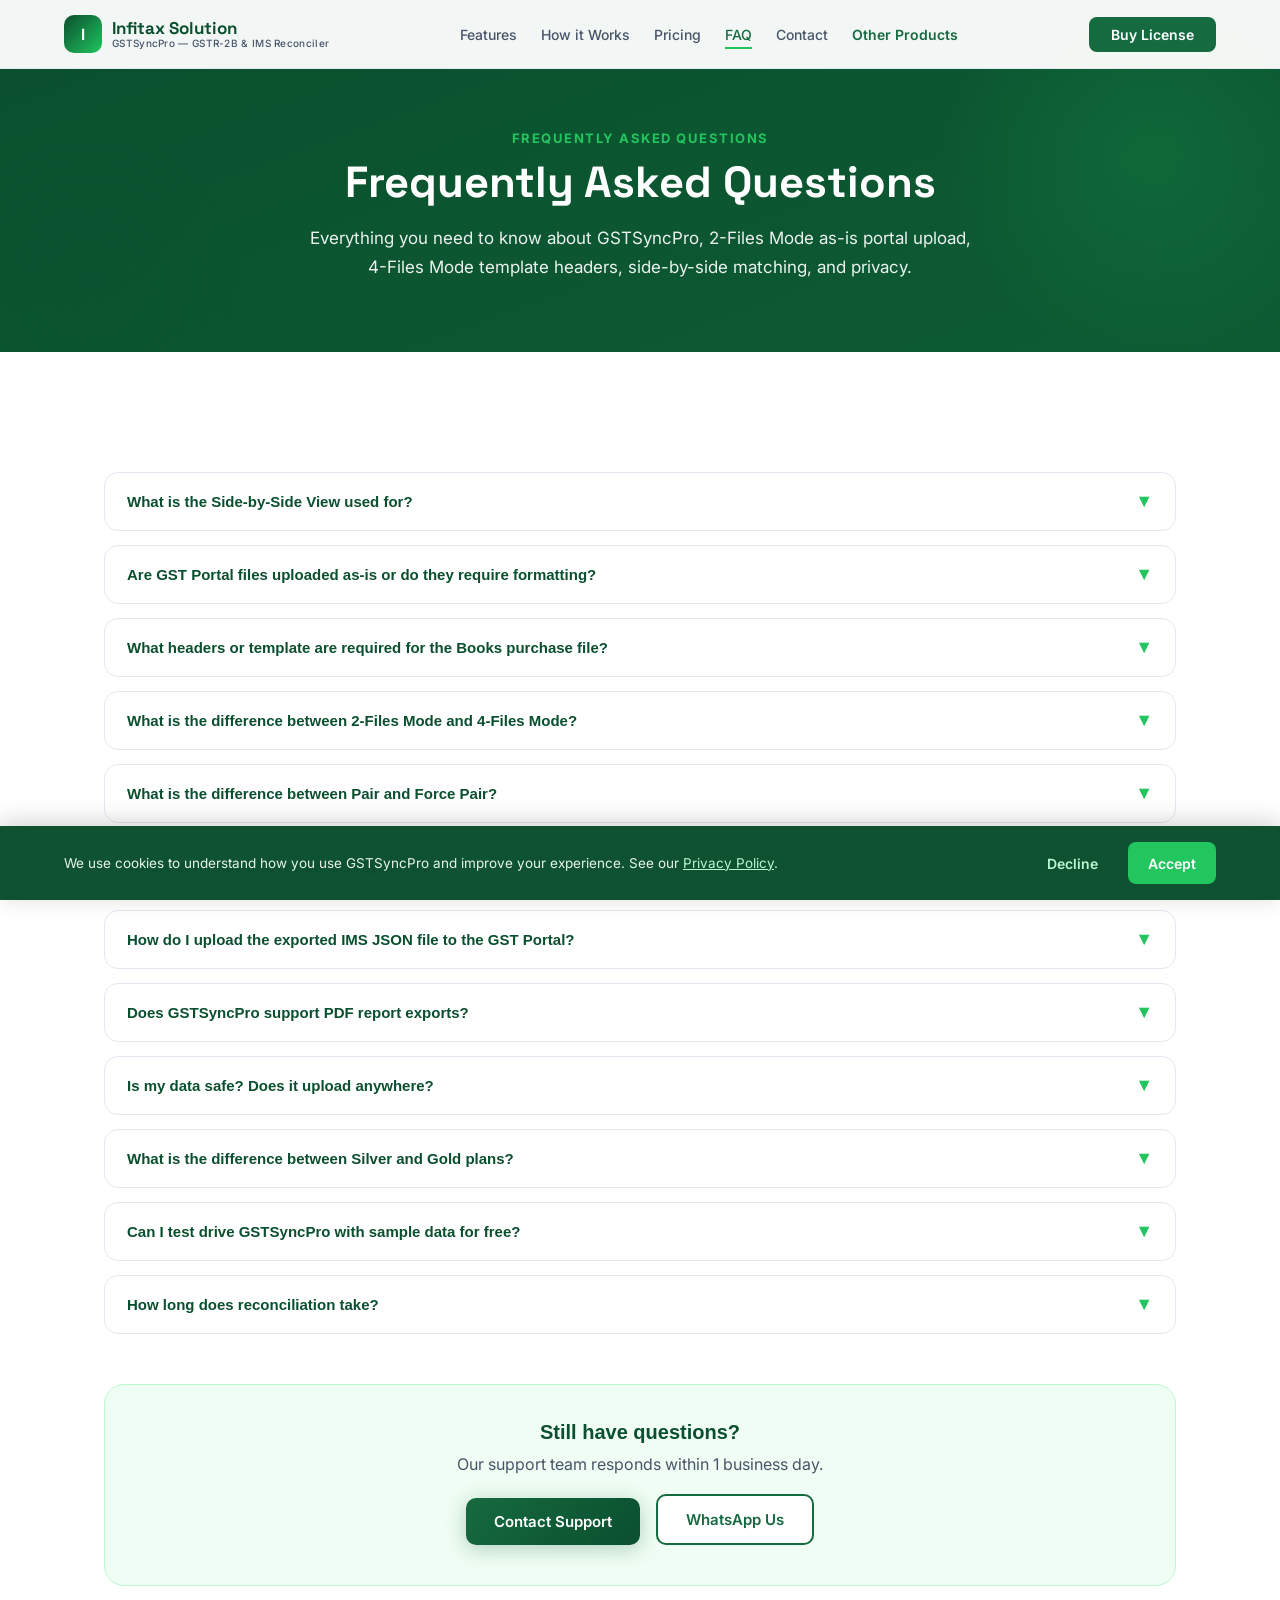
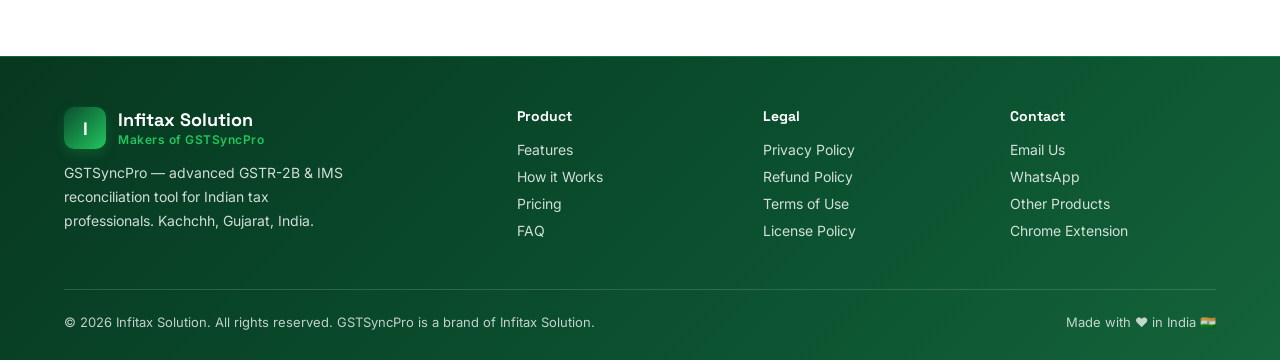
<file: faq/index.html>
<!DOCTYPE html>
<html lang="en">
<head>
<!-- Google Analytics 4 + Consent Mode v2 -->
<script>
  window.dataLayer = window.dataLayer || [];
  function gtag(){dataLayer.push(arguments);}
  gtag('js', new Date());
  // Default consent: denied until visitor accepts via the cookie banner.
  gtag('consent', 'default', {
    ad_storage: 'denied',
    ad_user_data: 'denied',
    ad_personalization: 'denied',
    analytics_storage: 'denied',
    functionality_storage: 'denied',
    security_storage: 'granted',
    wait_for_update: 500
  });
</script>
<script async src="https://www.googletagmanager.com/gtag/js?id=G-9V9T6C8QKY"></script>
<script>
  gtag('config', 'G-9V9T6C8QKY', { anonymize_ip: true });
</script>
<meta charset="UTF-8">
<meta name="viewport" content="width=device-width, initial-scale=1.0">
<title>FAQ — GSTSyncPro GST &amp; IMS Reconciliation</title>
<meta name="description" content="Frequently asked questions about GSTSyncPro: As-Is GST Portal file upload, Side-by-Side matching, IMS JSON export, PDF reports, licensing, and 100% browser local privacy.">
<link rel="canonical" href="https://infitaxsolution.com/faq/">
<!-- Security & Rating Metadata -->
<meta name="rating" content="General">
<meta name="classification" content="Business &amp; Finance, Tax Software, Chrome Extensions">
<meta name="coverage" content="Worldwide">
<meta name="distribution" content="Global">
<meta name="robots" content="index, follow, max-snippet:-1, max-image-preview:large, max-video-preview:-1">
<meta name="referrer" content="strict-origin-when-cross-origin"><link rel="preconnect" href="https://fonts.googleapis.com"><link href="https://fonts.googleapis.com/css2?family=Space+Grotesk:wght@500;600;700;800&family=Inter:wght@300;400;500;600;700&display=swap" rel="stylesheet">
<link rel="stylesheet" href="../assets/style.css">
<script type="application/ld+json">
{
  "@context": "https://schema.org",
  "@type": "FAQPage",
  "mainEntity": [
    {
      "@type": "Question",
      "name": "Are GST Portal files uploaded as-is or do they require formatting?",
      "acceptedAnswer": {
        "@type": "Answer",
        "text": "GST Portal files (GSTR-2B or IMS downloads) are uploaded completely as-is without editing in 2-Files Mode. In 4-Files Mode, standard template headers are required."
      }
    },
    {
      "@type": "Question",
      "name": "What headers or template are required for the Books purchase file?",
      "acceptedAnswer": {
        "@type": "Answer",
        "text": "Your Books purchase file should contain standard Tally or ERP column headers (such as Supplier GSTIN, Invoice Number, Invoice Date, Taxable Value, CGST, SGST, IGST, Total Invoice Value). You can also use our ready-made template format."
      }
    },
    {
      "@type": "Question",
      "name": "What is the difference between 2-Files Mode and 4-Files Mode?",
      "acceptedAnswer": {
        "@type": "Answer",
        "text": "2-Files Mode allows direct as-is GST Portal file uploads paired with 1 Books purchase file. 4-Files Mode allows separate Purchase and Credit/Debit Note files using standard template column headers."
      }
    },
    {
      "@type": "Question",
      "name": "How does automated Accept / Pending action assignment work?",
      "acceptedAnswer": {
        "@type": "Answer",
        "text": "When you click Reconcile, matched records are automatically marked as Accept. Unmatched or mismatched entries default to Pending, and not-filed items are ignored. You can also use manual Pair, Force Pair, and Unmatch buttons whenever custom overrides are needed."
      }
    },
    {
      "@type": "Question",
      "name": "How do I upload the exported IMS JSON file to the GST Portal?",
      "acceptedAnswer": {
        "@type": "Answer",
        "text": "Export the IMS Action JSON file from GSTSyncPro, log in to the official GST Portal, go to Services > Returns > Invoice Management System (IMS) Dashboard > Offline Upload, and upload the generated JSON file."
      }
    },
    {
      "@type": "Question",
      "name": "Does GSTSyncPro support PDF report exports?",
      "acceptedAnswer": {
        "@type": "Answer",
        "text": "Yes! GSTSyncPro includes direct PDF report generation, enabling you to export clean, printable reconciliation summaries alongside formatted Excel (.xlsx) spreadsheets and portal JSON files."
      }
    },
    {
      "@type": "Question",
      "name": "Is my data safe? Does it upload anywhere?",
      "acceptedAnswer": {
        "@type": "Answer",
        "text": "Your financial data never leaves your device. GSTSyncPro processes all files 100% locally inside your Chrome browser. No GST data, GSTINs, or invoice details are ever transmitted to external servers."
      }
    },
    {
      "@type": "Question",
      "name": "Can I test drive GSTSyncPro with sample data for free?",
      "acceptedAnswer": {
        "@type": "Answer",
        "text": "Yes! GSTSyncPro includes a sample-data trial mode so you can test all side-by-side reconciliation views, status filters, and report exports before activating a license."
      }
    }
  ]
}
</script>
<script type="application/ld+json">
{
  "@context": "https://schema.org",
  "@type": "BreadcrumbList",
  "itemListElement": [
    {
      "@type": "ListItem",
      "position": 1,
      "name": "Home",
      "item": "https://infitaxsolution.com/"
    },
    {
      "@type": "ListItem",
      "position": 2,
      "name": "FAQ",
      "item": "https://infitaxsolution.com/faq/"
    }
  ]
}
</script>
</head>
<body>
<a href="#main-content" class="skip-link">Skip to main content</a>
<nav>
  <div class="nav-inner">
    <a href="../" class="nav-logo">
      <div class="logo-icon">I</div>
      <div class="logo-text">
        <span class="logo-brand">Infitax Solution</span>
        <span class="logo-sub">GSTSyncPro — GSTR-2B &amp; IMS Reconciler</span>
      </div>
    </a>
    <ul class="nav-links">
      <li><a href="../features/" data-nav="features">Features</a></li>
      <li><a href="../how-it-works/" data-nav="how-it-works">How it Works</a></li>
      <li><a href="../pricing/" data-nav="pricing">Pricing</a></li>
      <li><a href="../faq/" data-nav="faq">FAQ</a></li>
      <li><a href="../contact/" data-nav="contact">Contact</a></li>
      <li><a href="../products/" data-nav="products" class="nav-products">Other Products</a></li>
    </ul>
    <a href="../pricing/" class="nav-cta">Buy License</a>
    <button class="hamburger" onclick="toggleMenu()" aria-label="Toggle menu" aria-expanded="false" aria-controls="mobileMenu"><span></span><span></span><span></span></button>
  </div>
</nav>
<div class="mobile-menu" id="mobileMenu">
  <a href="../features/" onclick="toggleMenu()">Features</a>
  <a href="../how-it-works/" onclick="toggleMenu()">How it Works</a>
  <a href="../pricing/" onclick="toggleMenu()">Pricing</a>
  <a href="../faq/" onclick="toggleMenu()">FAQ</a>
  <a href="../contact/" onclick="toggleMenu()">Contact</a>
  <a href="../products/" onclick="toggleMenu()">Other Products</a>
  <a href="../pricing/" onclick="toggleMenu()" style="color:var(--green-mid);font-weight:700;margin-top:8px">&#128273; Buy License</a>
</div>
<div class="page-header" id="main-content">
  <div class="section-inner">
    <div class="section-label">Frequently Asked Questions</div>
    <h1>Frequently Asked Questions</h1>
    <p>Everything you need to know about GSTSyncPro, 2-Files Mode as-is portal upload, 4-Files Mode template headers, side-by-side matching, and privacy.</p>
  </div>
</div>
<div class="page-inner">
  <div class="faq-list">
  <div class="faq-item">
    <button class="faq-q" onclick="toggleFaq(this)" aria-expanded="false">What is the Side-by-Side View used for? <span class="faq-arrow">&#9660;</span></button>
    <div class="faq-a">The Side-by-Side view is specifically designed for reviewing and manually pairing non-matched / pending transactions. Matched entries are automatically assigned Accept status, while unmatched transactions remain Pending in the side-by-side table so you can perform manual Pair, Force Pair, or Unmatch overrides.</div>
  </div>
  <div class="faq-item">
    <button class="faq-q" onclick="toggleFaq(this)" aria-expanded="false">Are GST Portal files uploaded as-is or do they require formatting? <span class="faq-arrow">&#9660;</span></button>
    <div class="faq-a">GST Portal files (GSTR-2B or IMS downloads) are uploaded completely as-is without editing <strong>ONLY in 2-Files Mode</strong>. In <strong>4-Files Mode</strong>, standard template headers are required for both Portal and Books files.</div>
  </div>
  <div class="faq-item">
    <button class="faq-q" onclick="toggleFaq(this)" aria-expanded="false">What headers or template are required for the Books purchase file? <span class="faq-arrow">&#9660;</span></button>
    <div class="faq-a">Your Books purchase file should contain standard Tally or ERP column headers (such as Supplier GSTIN, Invoice Number, Invoice Date, Taxable Value, CGST, SGST, IGST, Total Invoice Value). You can also use our standard template format.</div>
  </div>
  <div class="faq-item">
    <button class="faq-q" onclick="toggleFaq(this)" aria-expanded="false">What is the difference between 2-Files Mode and 4-Files Mode? <span class="faq-arrow">&#9660;</span></button>
    <div class="faq-a"><strong>2-Files Mode</strong> allows direct as-is GST Portal file uploads paired with 1 Books purchase file. <strong>4-Files Mode</strong> allows separate Purchase and Credit/Debit Note files using standard template column headers for both Portal and Books.</div>
  </div>
  <div class="faq-item">
    <button class="faq-q" onclick="toggleFaq(this)" aria-expanded="false">What is the difference between Pair and Force Pair? <span class="faq-arrow">&#9660;</span></button>
    <div class="faq-a"><strong>Pair</strong> matches entries with identical or matching values. <strong>Force Pair</strong> allows you to manually force a match between non-matched entries even if minor invoice number, date, or amount discrepancies exist.</div>
  </div>
  <div class="faq-item">
    <button class="faq-q" onclick="toggleFaq(this)" aria-expanded="false">Where can I rate and review GSTSyncPro? <span class="faq-arrow">&#9660;</span></button>
    <div class="faq-a">You can rate and write a review directly on the official <a href="https://chromewebstore.google.com/detail/aaclnkpbjahikebmjbdmiamlgdohfobl?utm_source=item-share-cb" target="_blank" style="color:var(--green-mid);font-weight:700">Chrome Web Store Store Listing Page</a>. We appreciate your feedback!</div>
  </div>
  <div class="faq-item">
    <button class="faq-q" onclick="toggleFaq(this)" aria-expanded="false">How do I upload the exported IMS JSON file to the GST Portal? <span class="faq-arrow">&#9660;</span></button>
    <div class="faq-a">Export the IMS Action JSON file from GSTSyncPro, log in to the GST Portal, navigate to Services &gt; Returns &gt; Invoice Management System (IMS) Dashboard &gt; Offline Upload, and upload the generated JSON file.</div>
  </div>
  <div class="faq-item">
    <button class="faq-q" onclick="toggleFaq(this)" aria-expanded="false">Does GSTSyncPro support PDF report exports? <span class="faq-arrow">&#9660;</span></button>
    <div class="faq-a">Yes! GSTSyncPro includes direct PDF report generation, enabling you to export clean, printable reconciliation summaries alongside formatted Excel (.xlsx) spreadsheets and portal JSON files.</div>
  </div>
  <div class="faq-item">
    <button class="faq-q" onclick="toggleFaq(this)" aria-expanded="false">Is my data safe? Does it upload anywhere? <span class="faq-arrow">&#9660;</span></button>
    <div class="faq-a">Your financial data never leaves your device. GSTSyncPro processes all files 100% locally inside your browser. Only license validation communicates with our server &#8212; no GST data, GSTINs, or invoice details are ever transmitted.</div>
  </div>
  <div class="faq-item">
    <button class="faq-q" onclick="toggleFaq(this)" aria-expanded="false">What is the difference between Silver and Gold plans? <span class="faq-arrow">&#9660;</span></button>
    <div class="faq-a">Silver is for 1 user for 1 year (&#8377;150 incl. GST). Gold is for up to 5 users for 1 year (&#8377;350 incl. GST). All plans unlock all features &#8212; only user count differs. All prices shown are inclusive of GST after the 50% launch discount.</div>
  </div>
  <div class="faq-item">
    <button class="faq-q" onclick="toggleFaq(this)" aria-expanded="false">Can I test drive GSTSyncPro with sample data for free? <span class="faq-arrow">&#9660;</span></button>
    <div class="faq-a">Yes! GSTSyncPro includes a sample-data trial mode so you can test all side-by-side reconciliation views, status filters, and report exports before activating a license.</div>
  </div>
  <div class="faq-item">
    <button class="faq-q" onclick="toggleFaq(this)" aria-expanded="false">How long does reconciliation take? <span class="faq-arrow">&#9660;</span></button>
    <div class="faq-a">For most datasets (up to a few thousand records), GSTSyncPro completes matching in under 10 seconds. Performance depends on your computer and browser, but it is significantly faster than manual spreadsheet matching.</div>
  </div>
  </div>
  <div style="text-align:center;margin-top:50px;padding:36px;background:var(--green-pale);border-radius:20px;border:1px solid var(--green-light)">
    <h3 style="font-family:Syne,sans-serif;font-size:20px;font-weight:800;color:var(--green-deep);margin-bottom:10px">Still have questions?</h3>
    <p style="color:var(--gray-600);margin-bottom:20px">Our support team responds within 1 business day.</p>
    <a href="../contact/" class="btn-primary" style="margin-right:12px">Contact Support</a>
    <a href="https://wa.me/916354030446" target="_blank" class="btn-secondary">WhatsApp Us</a>
  </div>
</div>
<footer>
  <div class="footer-inner">
    <div class="footer-top">
      <div class="footer-brand">
        <div class="footer-brand-row">
          <div class="footer-logo-icon">I</div>
          <div>
            <div class="footer-brand-name">Infitax Solution</div>
            <div class="footer-brand-sub">Makers of GSTSyncPro</div>
          </div>
        </div>
        <p>GSTSyncPro — advanced GSTR-2B &amp; IMS reconciliation tool for Indian tax professionals. Kachchh, Gujarat, India.</p>
      </div>
      <div class="footer-col">
        <h4>Product</h4>
        <a href="../features/">Features</a>
        <a href="../how-it-works/">How it Works</a>
        <a href="../pricing/">Pricing</a>
        <a href="../faq/">FAQ</a>
      </div>
      <div class="footer-col">
        <h4>Legal</h4>
        <a href="../policies/privacy/">Privacy Policy</a>
        <a href="../policies/refund/">Refund Policy</a>
        <a href="../policies/terms/">Terms of Use</a>
        <a href="../policies/license/">License Policy</a>
      </div>
      <div class="footer-col">
        <h4>Contact</h4>
        <a href="mailto:info@Infitaxsolution.com">Email Us</a>
        <a href="https://wa.me/916354030446" target="_blank">WhatsApp</a>
        <a href="../products/">Other Products</a>
        <a href="https://chromewebstore.google.com/detail/gstsync-pro/aaclnkpbjahikebmjbdmiamlgdohfobl?hl=en-US&utm_source=ext_sidebar&pli=1" target="_blank">Chrome Extension</a>
      </div>
    </div>
    <div class="footer-bottom">
      <p>&#169; 2026 Infitax Solution. All rights reserved. GSTSyncPro is a brand of Infitax Solution.</p>
      <p>Made with &#10084;&#65039; in India &#127470;&#127475;</p>
    </div>
  </div>
</footer>

<div class="toast" id="toast"></div>
<script src="../assets/script.js" defer></script>
<script src="../assets/analytics.js" defer></script>
</body>
</html>
</file>
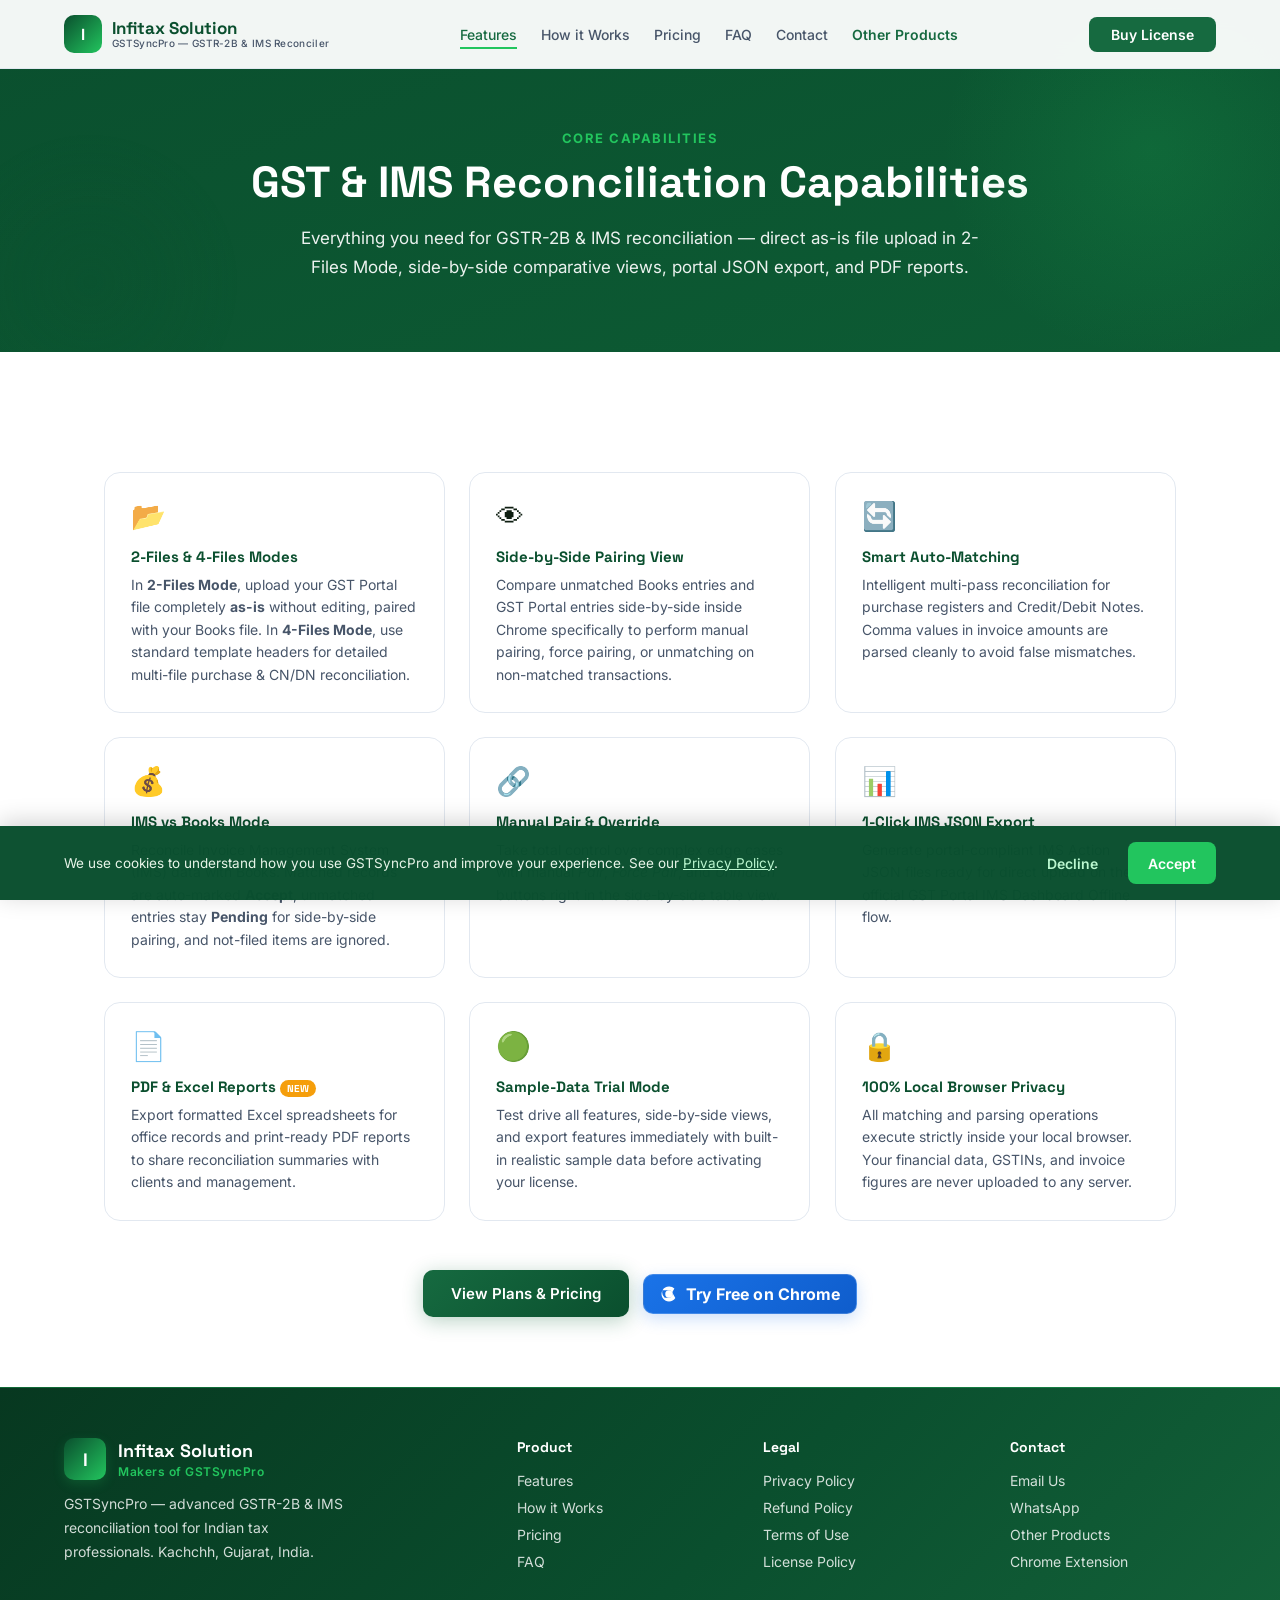
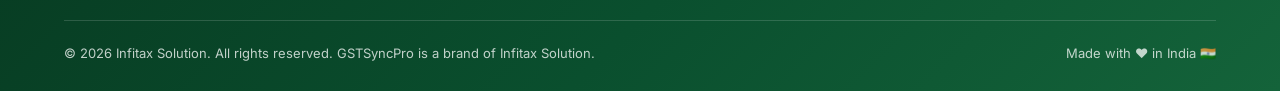
<file: features/index.html>
<!DOCTYPE html>
<html lang="en">
<head>
<!-- Google Analytics 4 + Consent Mode v2 -->
<script>
  window.dataLayer = window.dataLayer || [];
  function gtag(){dataLayer.push(arguments);}
  gtag('js', new Date());
  // Default consent: denied until visitor accepts via the cookie banner.
  gtag('consent', 'default', {
    ad_storage: 'denied',
    ad_user_data: 'denied',
    ad_personalization: 'denied',
    analytics_storage: 'denied',
    functionality_storage: 'denied',
    security_storage: 'granted',
    wait_for_update: 500
  });
</script>
<script async src="https://www.googletagmanager.com/gtag/js?id=G-9V9T6C8QKY"></script>
<script>
  gtag('config', 'G-9V9T6C8QKY', { anonymize_ip: true });
</script>
<meta charset="UTF-8">
<meta name="viewport" content="width=device-width, initial-scale=1.0">
<title>GSTSyncPro Features — Direct GST &amp; IMS Reconciliation</title>
<meta name="description" content="Discover GSTSyncPro features: As-Is GST Portal file upload, Side-by-Side matching view, IMS vs Books, 1-Click IMS JSON export, PDF reports & 100% browser local privacy.">
<link rel="canonical" href="https://infitaxsolution.com/features/">
<!-- Security & Rating Metadata -->
<meta name="rating" content="General">
<meta name="classification" content="Business &amp; Finance, Tax Software, Chrome Extensions">
<meta name="coverage" content="Worldwide">
<meta name="distribution" content="Global">
<meta name="robots" content="index, follow, max-snippet:-1, max-image-preview:large, max-video-preview:-1">
<meta name="referrer" content="strict-origin-when-cross-origin">
<link rel="preconnect" href="https://fonts.googleapis.com"><link href="https://fonts.googleapis.com/css2?family=Space+Grotesk:wght@500;600;700;800&family=Inter:wght@300;400;500;600;700&display=swap" rel="stylesheet">
<link rel="stylesheet" href="../assets/style.css">
<script type="application/ld+json">
{
  "@context": "https://schema.org",
  "@type": "BreadcrumbList",
  "itemListElement": [
    {
      "@type": "ListItem",
      "position": 1,
      "name": "Home",
      "item": "https://infitaxsolution.com/"
    },
    {
      "@type": "ListItem",
      "position": 2,
      "name": "Features",
      "item": "https://infitaxsolution.com/features/"
    }
  ]
}
</script>
</head>
<body>
<a href="#main-content" class="skip-link">Skip to main content</a>
<nav>
  <div class="nav-inner">
    <a href="../" class="nav-logo">
      <div class="logo-icon">I</div>
      <div class="logo-text">
        <span class="logo-brand">Infitax Solution</span>
        <span class="logo-sub">GSTSyncPro — GSTR-2B &amp; IMS Reconciler</span>
      </div>
    </a>
    <ul class="nav-links">
      <li><a href="../features/" data-nav="features">Features</a></li>
      <li><a href="../how-it-works/" data-nav="how-it-works">How it Works</a></li>
      <li><a href="../pricing/" data-nav="pricing">Pricing</a></li>
      <li><a href="../faq/" data-nav="faq">FAQ</a></li>
      <li><a href="../contact/" data-nav="contact">Contact</a></li>
      <li><a href="../products/" data-nav="products" class="nav-products">Other Products</a></li>
    </ul>
    <a href="../pricing/" class="nav-cta">Buy License</a>
    <button class="hamburger" onclick="toggleMenu()" aria-label="Toggle menu" aria-expanded="false" aria-controls="mobileMenu"><span></span><span></span><span></span></button>
  </div>
</nav>
<div class="mobile-menu" id="mobileMenu">
  <a href="../features/" onclick="toggleMenu()">Features</a>
  <a href="../how-it-works/" onclick="toggleMenu()">How it Works</a>
  <a href="../pricing/" onclick="toggleMenu()">Pricing</a>
  <a href="../faq/" onclick="toggleMenu()">FAQ</a>
  <a href="../contact/" onclick="toggleMenu()">Contact</a>
  <a href="../products/" onclick="toggleMenu()">Other Products</a>
  <a href="../pricing/" onclick="toggleMenu()" style="color:var(--green-mid);font-weight:700;margin-top:8px">&#128273; Buy License</a>
</div>
<div class="page-header" id="main-content">
  <div class="section-inner">
    <div class="section-label">Core Capabilities</div>
    <h1>GST &amp; IMS Reconciliation Capabilities</h1>
    <p>Everything you need for GSTR-2B &amp; IMS reconciliation — direct as-is file upload in 2-Files Mode, side-by-side comparative views, portal JSON export, and PDF reports.</p>
  </div>
</div>
<div class="page-inner">
  <div class="features-grid">
    <div class="feat"><div class="feat-icon">&#128194;</div><h3>2-Files &amp; 4-Files Modes</h3><p>In <strong>2-Files Mode</strong>, upload your GST Portal file completely <strong>as-is</strong> without editing, paired with your Books file. In <strong>4-Files Mode</strong>, use standard template headers for detailed multi-file purchase &amp; CN/DN reconciliation.</p></div>
    <div class="feat"><div class="feat-icon">&#128065;</div><h3>Side-by-Side Pairing View</h3><p>Compare unmatched Books entries and GST Portal entries side-by-side inside Chrome specifically to perform manual pairing, force pairing, or unmatching on non-matched transactions.</p></div>
    <div class="feat"><div class="feat-icon">&#128260;</div><h3>Smart Auto-Matching</h3><p>Intelligent multi-pass reconciliation for purchase registers and Credit/Debit Notes. Comma values in invoice amounts are parsed cleanly to avoid false mismatches.</p></div>
    <div class="feat"><div class="feat-icon">&#128176;</div><h3>IMS vs Books Mode</h3><p>Reconcile Invoice Management System (IMS) data with Books. Matched records are auto-marked <strong>Accept</strong>, unmatched entries stay <strong>Pending</strong> for side-by-side pairing, and not-filed items are ignored.</p></div>
    <div class="feat"><div class="feat-icon">&#128279;</div><h3>Manual Pair &amp; Override</h3><p>Take total control over complex edge cases with manual <em>Pair</em>, <em>Force Pair</em>, and <em>Unmatch</em> buttons right in the side-by-side table view.</p></div>
    <div class="feat"><div class="feat-icon">&#128202;</div><h3>1-Click IMS JSON Export</h3><p>Generate portal-compliant IMS Action JSON files ready for direct upload on the official GST Portal IMS Dashboard Offline flow.</p></div>
    <div class="feat"><div class="feat-icon">&#128196;</div><h3>PDF &amp; Excel Reports <span class="v-badge-new">NEW</span></h3><p>Export formatted Excel spreadsheets for office records and print-ready PDF reports to share reconciliation summaries with clients and management.</p></div>
    <div class="feat"><div class="feat-icon">&#128994;</div><h3>Sample-Data Trial Mode</h3><p>Test drive all features, side-by-side views, and export features immediately with built-in realistic sample data before activating your license.</p></div>
    <div class="feat"><div class="feat-icon">&#128274;</div><h3>100% Local Browser Privacy</h3><p>All matching and parsing operations execute strictly inside your local browser. Your financial data, GSTINs, and invoice figures are never uploaded to any server.</p></div>
  </div>
  <div style="text-align:center;margin-top:50px;display:flex;align-items:center;justify-content:center;gap:14px;flex-wrap:wrap">
    <a href="../pricing/" class="btn-primary">View Plans &amp; Pricing</a>
    <a href="https://chromewebstore.google.com/detail/gstsync-pro/aaclnkpbjahikebmjbdmiamlgdohfobl?hl=en-US&utm_source=ext_sidebar&pli=1" target="_blank" rel="noopener noreferrer" class="chrome-cta" aria-label="Try GSTSyncPro Free on Chrome">
      <span class="chrome-icon" aria-hidden="true">
        <svg viewBox="0 0 24 24" role="img"><path d="M12 2a10 10 0 0 0-8.66 5H12a5 5 0 0 1 4.33 2.5L19.2 4.6A9.96 9.96 0 0 0 12 2Z"/><path d="M3.34 7A10 10 0 0 0 12 22c3.52 0 6.63-1.82 8.42-4.57L16.33 10A5 5 0 0 1 12 17H6.23A9.96 9.96 0 0 1 3.34 7Z"/><path d="M12 7a5 5 0 1 0 0 10 5 5 0 0 0 0-10Z"/></svg>
      </span>
      <span>Try Free on Chrome</span>
    </a>
  </div>
</div>
<footer>
  <div class="footer-inner">
    <div class="footer-top">
      <div class="footer-brand">
        <div class="footer-brand-row">
          <div class="footer-logo-icon">I</div>
          <div>
            <div class="footer-brand-name">Infitax Solution</div>
            <div class="footer-brand-sub">Makers of GSTSyncPro</div>
          </div>
        </div>
        <p>GSTSyncPro — advanced GSTR-2B &amp; IMS reconciliation tool for Indian tax professionals. Kachchh, Gujarat, India.</p>
      </div>
      <div class="footer-col">
        <h4>Product</h4>
        <a href="../features/">Features</a>
        <a href="../how-it-works/">How it Works</a>
        <a href="../pricing/">Pricing</a>
        <a href="../faq/">FAQ</a>
      </div>
      <div class="footer-col">
        <h4>Legal</h4>
        <a href="../policies/privacy/">Privacy Policy</a>
        <a href="../policies/refund/">Refund Policy</a>
        <a href="../policies/terms/">Terms of Use</a>
        <a href="../policies/license/">License Policy</a>
      </div>
      <div class="footer-col">
        <h4>Contact</h4>
        <a href="mailto:info@Infitaxsolution.com">Email Us</a>
        <a href="https://wa.me/916354030446" target="_blank">WhatsApp</a>
        <a href="../products/">Other Products</a>
        <a href="https://chromewebstore.google.com/detail/gstsync-pro/aaclnkpbjahikebmjbdmiamlgdohfobl?hl=en-US&utm_source=ext_sidebar&pli=1" target="_blank">Chrome Extension</a>
      </div>
    </div>
    <div class="footer-bottom">
      <p>&#169; 2026 Infitax Solution. All rights reserved. GSTSyncPro is a brand of Infitax Solution.</p>
      <p>Made with &#10084;&#65039; in India &#127470;&#127475;</p>
    </div>
  </div>
</footer>

<div class="toast" id="toast"></div>
<script src="../assets/script.js" defer></script>
<script src="../assets/analytics.js" defer></script>
</body>
</html>
</file>
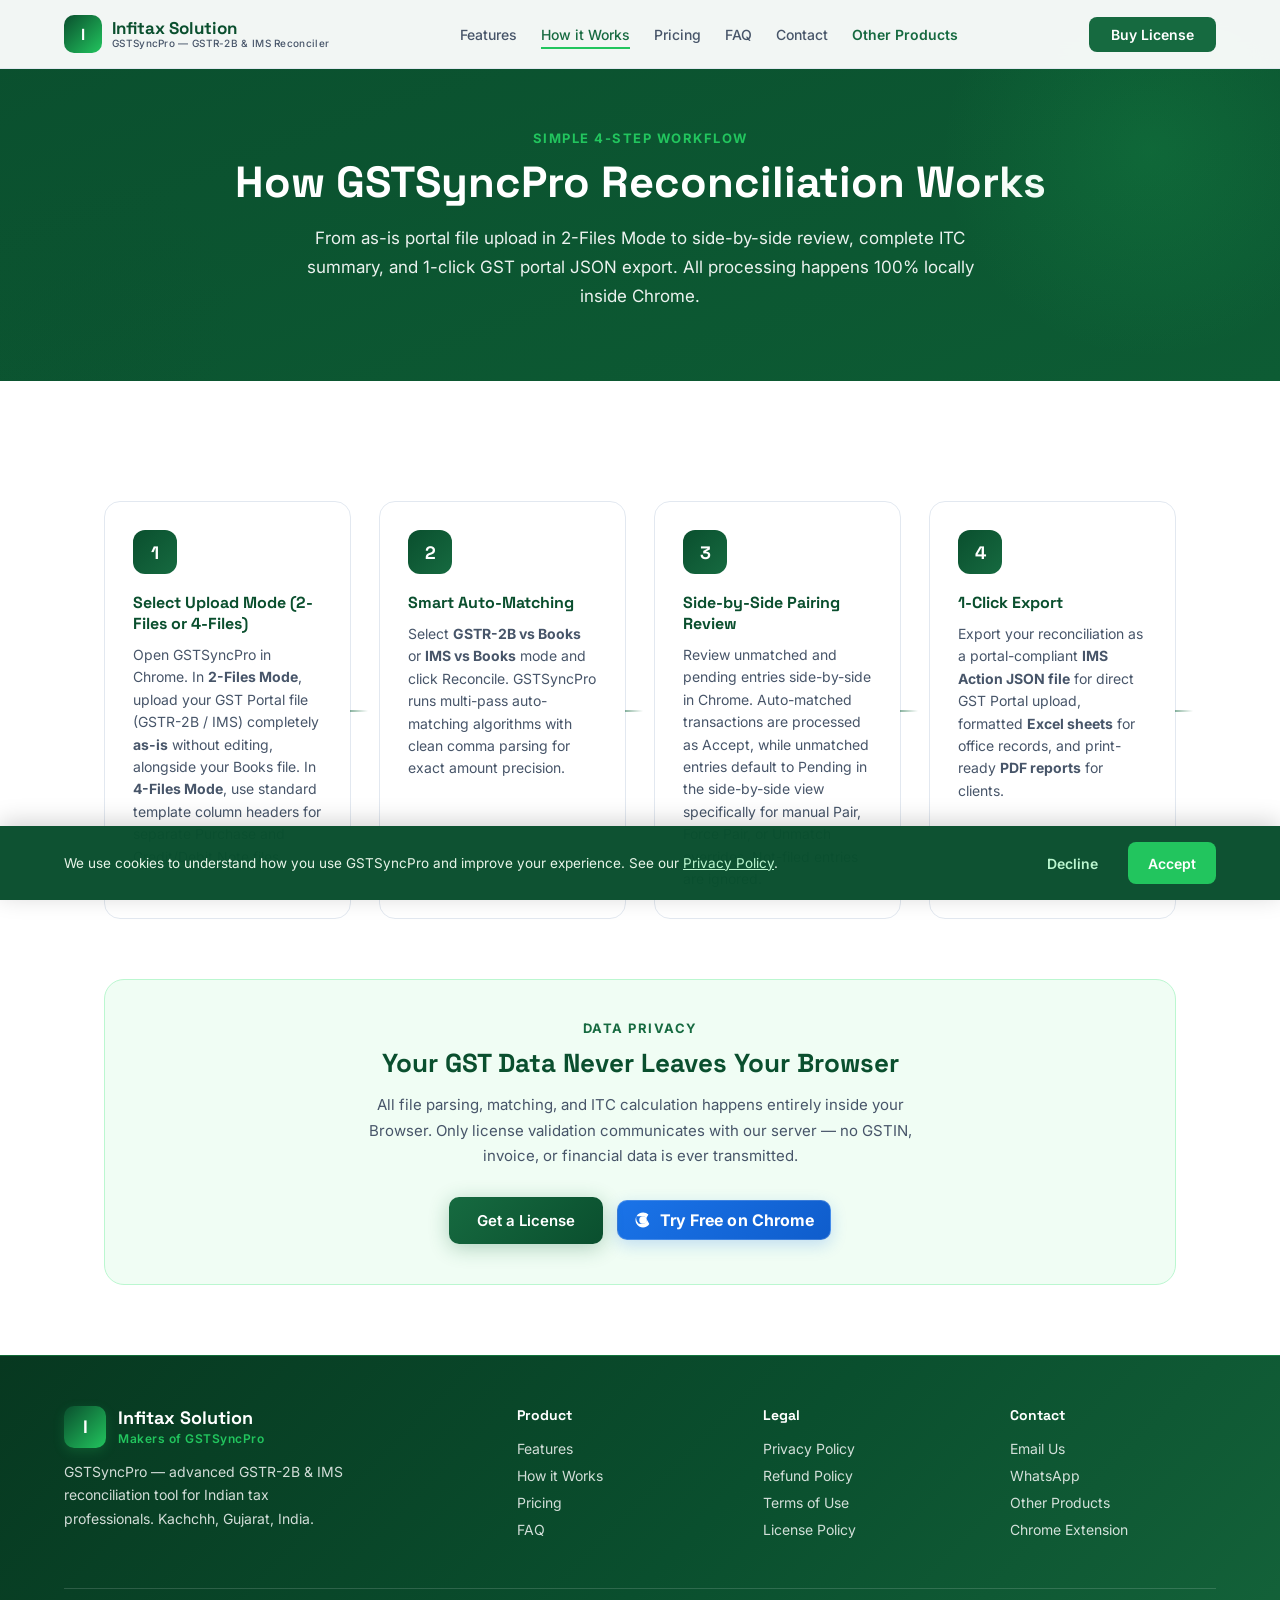
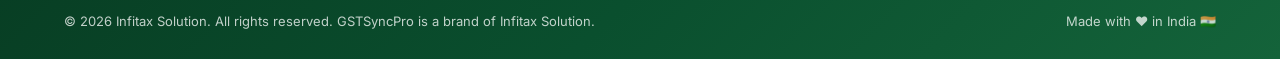
<file: how-it-works/index.html>
<!DOCTYPE html>
<html lang="en">
<head>
<!-- Google Analytics 4 + Consent Mode v2 -->
<script>
  window.dataLayer = window.dataLayer || [];
  function gtag(){dataLayer.push(arguments);}
  gtag('js', new Date());
  // Default consent: denied until visitor accepts via the cookie banner.
  gtag('consent', 'default', {
    ad_storage: 'denied',
    ad_user_data: 'denied',
    ad_personalization: 'denied',
    analytics_storage: 'denied',
    functionality_storage: 'denied',
    security_storage: 'granted',
    wait_for_update: 500
  });
</script>
<script async src="https://www.googletagmanager.com/gtag/js?id=G-9V9T6C8QKY"></script>
<script>
  gtag('config', 'G-9V9T6C8QKY', { anonymize_ip: true });
</script>
<meta charset="UTF-8">
<meta name="viewport" content="width=device-width, initial-scale=1.0">
<title>How GSTSyncPro Works — Direct GST &amp; IMS Reconciliation</title>
<meta name="description" content="Learn how GSTSyncPro reconciles GSTR-2B and IMS with Books in 4 steps: direct as-is file upload, smart auto-match, side-by-side review, and portal JSON/PDF export. 100% local browser privacy.">
<link rel="canonical" href="https://infitaxsolution.com/how-it-works/">
<!-- Security & Rating Metadata -->
<meta name="rating" content="General">
<meta name="classification" content="Business &amp; Finance, Tax Software, Chrome Extensions">
<meta name="coverage" content="Worldwide">
<meta name="distribution" content="Global">
<meta name="robots" content="index, follow, max-snippet:-1, max-image-preview:large, max-video-preview:-1">
<meta name="referrer" content="strict-origin-when-cross-origin">
<link rel="preconnect" href="https://fonts.googleapis.com"><link href="https://fonts.googleapis.com/css2?family=Space+Grotesk:wght@500;600;700;800&family=Inter:wght@300;400;500;600;700&display=swap" rel="stylesheet">
<link rel="stylesheet" href="../assets/style.css">
<script type="application/ld+json">
{
  "@context": "https://schema.org",
  "@type": "BreadcrumbList",
  "itemListElement": [
    {
      "@type": "ListItem",
      "position": 1,
      "name": "Home",
      "item": "https://infitaxsolution.com/"
    },
    {
      "@type": "ListItem",
      "position": 2,
      "name": "How it Works",
      "item": "https://infitaxsolution.com/how-it-works/"
    }
  ]
}
</script>
</head>
<body>
<a href="#main-content" class="skip-link">Skip to main content</a>
<nav>
  <div class="nav-inner">
    <a href="../" class="nav-logo">
      <div class="logo-icon">I</div>
      <div class="logo-text">
        <span class="logo-brand">Infitax Solution</span>
        <span class="logo-sub">GSTSyncPro — GSTR-2B &amp; IMS Reconciler</span>
      </div>
    </a>
    <ul class="nav-links">
      <li><a href="../features/" data-nav="features">Features</a></li>
      <li><a href="../how-it-works/" data-nav="how-it-works">How it Works</a></li>
      <li><a href="../pricing/" data-nav="pricing">Pricing</a></li>
      <li><a href="../faq/" data-nav="faq">FAQ</a></li>
      <li><a href="../contact/" data-nav="contact">Contact</a></li>
      <li><a href="../products/" data-nav="products" class="nav-products">Other Products</a></li>
    </ul>
    <a href="../pricing/" class="nav-cta">Buy License</a>
    <button class="hamburger" onclick="toggleMenu()" aria-label="Toggle menu" aria-expanded="false" aria-controls="mobileMenu"><span></span><span></span><span></span></button>
  </div>
</nav>
<div class="mobile-menu" id="mobileMenu">
  <a href="../features/" onclick="toggleMenu()">Features</a>
  <a href="../how-it-works/" onclick="toggleMenu()">How it Works</a>
  <a href="../pricing/" onclick="toggleMenu()">Pricing</a>
  <a href="../faq/" onclick="toggleMenu()">FAQ</a>
  <a href="../contact/" onclick="toggleMenu()">Contact</a>
  <a href="../products/" onclick="toggleMenu()">Other Products</a>
  <a href="../pricing/" onclick="toggleMenu()" style="color:var(--green-mid);font-weight:700;margin-top:8px">&#128273; Buy License</a>
</div>
<div class="page-header" id="main-content">
  <div class="section-inner">
    <div class="section-label">Simple 4-Step Workflow</div>
    <h1>How GSTSyncPro Reconciliation Works</h1>
    <p>From as-is portal file upload in 2-Files Mode to side-by-side review, complete ITC summary, and 1-click GST portal JSON export. All processing happens 100% locally inside Chrome.</p>
  </div>
</div>
<div class="page-inner">
  <div class="steps">
    <div class="step-card">
      <div class="step-num">1</div>
      <h3>Select Upload Mode (2-Files or 4-Files)</h3>
      <p>Open GSTSyncPro in Chrome. In <strong>2-Files Mode</strong>, upload your GST Portal file (GSTR-2B / IMS) completely <strong>as-is</strong> without editing, alongside your Books file. In <strong>4-Files Mode</strong>, use standard template column headers for separate Purchase and Credit/Debit Note files.</p>
    </div>
    <div class="step-card">
      <div class="step-num">2</div>
      <h3>Smart Auto-Matching</h3>
      <p>Select <strong>GSTR-2B vs Books</strong> or <strong>IMS vs Books</strong> mode and click Reconcile. GSTSyncPro runs multi-pass auto-matching algorithms with clean comma parsing for exact amount precision.</p>
    </div>
    <div class="step-card">
      <div class="step-num">3</div>
      <h3>Side-by-Side Pairing Review</h3>
      <p>Review unmatched and pending entries side-by-side in Chrome. Auto-matched transactions are processed as Accept, while unmatched entries default to Pending in the side-by-side view specifically for manual Pair, Force Pair, or Unmatch overrides. Not-filed entries are ignored.</p>
    </div>
    <div class="step-card">
      <div class="step-num">4</div>
      <h3>1-Click Export</h3>
      <p>Export your reconciliation as a portal-compliant <strong>IMS Action JSON file</strong> for direct GST Portal upload, formatted <strong>Excel sheets</strong> for office records, and print-ready <strong>PDF reports</strong> for clients.</p>
    </div>
  </div>

  <div style="background:var(--green-pale);border-radius:20px;padding:40px;margin-top:60px;text-align:center;border:1px solid var(--green-light)">
    <div class="section-label">Data Privacy</div>
    <h2 style="font-family:'Space Grotesk',sans-serif;font-size:26px;font-weight:800;color:var(--green-deep);margin-bottom:12px">Your GST Data Never Leaves Your Browser</h2>
    <p style="color:var(--gray-600);font-size:15px;max-width:560px;margin:0 auto 28px;line-height:1.7">All file parsing, matching, and ITC calculation happens entirely inside your Browser. Only license validation communicates with our server &#8212; no GSTIN, invoice, or financial data is ever transmitted.</p>
    <div style="display:flex;align-items:center;justify-content:center;gap:14px;flex-wrap:wrap">
      <a href="../pricing/" class="btn-primary">Get a License</a>
      <a href="https://chromewebstore.google.com/detail/gstsync-pro/aaclnkpbjahikebmjbdmiamlgdohfobl?hl=en-US&utm_source=ext_sidebar&pli=1" target="_blank" rel="noopener noreferrer" class="chrome-cta" aria-label="Try GSTSyncPro Free on Chrome">
        <span class="chrome-icon" aria-hidden="true">
          <svg viewBox="0 0 24 24" role="img"><path d="M12 2a10 10 0 0 0-8.66 5H12a5 5 0 0 1 4.33 2.5L19.2 4.6A9.96 9.96 0 0 0 12 2Z"/><path d="M3.34 7A10 10 0 0 0 12 22c3.52 0 6.63-1.82 8.42-4.57L16.33 10A5 5 0 0 1 12 17H6.23A9.96 9.96 0 0 1 3.34 7Z"/><path d="M12 7a5 5 0 1 0 0 10 5 5 0 0 0 0-10Z"/></svg>
        </span>
        <span>Try Free on Chrome</span>
      </a>
    </div>
  </div>
</div>
<footer>
  <div class="footer-inner">
    <div class="footer-top">
      <div class="footer-brand">
        <div class="footer-brand-row">
          <div class="footer-logo-icon">I</div>
          <div>
            <div class="footer-brand-name">Infitax Solution</div>
            <div class="footer-brand-sub">Makers of GSTSyncPro</div>
          </div>
        </div>
        <p>GSTSyncPro — advanced GSTR-2B &amp; IMS reconciliation tool for Indian tax professionals. Kachchh, Gujarat, India.</p>
      </div>
      <div class="footer-col">
        <h4>Product</h4>
        <a href="../features/">Features</a>
        <a href="../how-it-works/">How it Works</a>
        <a href="../pricing/">Pricing</a>
        <a href="../faq/">FAQ</a>
      </div>
      <div class="footer-col">
        <h4>Legal</h4>
        <a href="../policies/privacy/">Privacy Policy</a>
        <a href="../policies/refund/">Refund Policy</a>
        <a href="../policies/terms/">Terms of Use</a>
        <a href="../policies/license/">License Policy</a>
      </div>
      <div class="footer-col">
        <h4>Contact</h4>
        <a href="mailto:info@Infitaxsolution.com">Email Us</a>
        <a href="https://wa.me/916354030446" target="_blank">WhatsApp</a>
        <a href="../products/">Other Products</a>
        <a href="https://chromewebstore.google.com/detail/gstsync-pro/aaclnkpbjahikebmjbdmiamlgdohfobl?hl=en-US&utm_source=ext_sidebar&pli=1" target="_blank">Chrome Extension</a>
      </div>
    </div>
    <div class="footer-bottom">
      <p>&#169; 2026 Infitax Solution. All rights reserved. GSTSyncPro is a brand of Infitax Solution.</p>
      <p>Made with &#10084;&#65039; in India &#127470;&#127475;</p>
    </div>
  </div>
</footer>

<div class="toast" id="toast"></div>
<script src="../assets/script.js" defer></script>
<script src="../assets/analytics.js" defer></script>
</body>
</html>
</file>
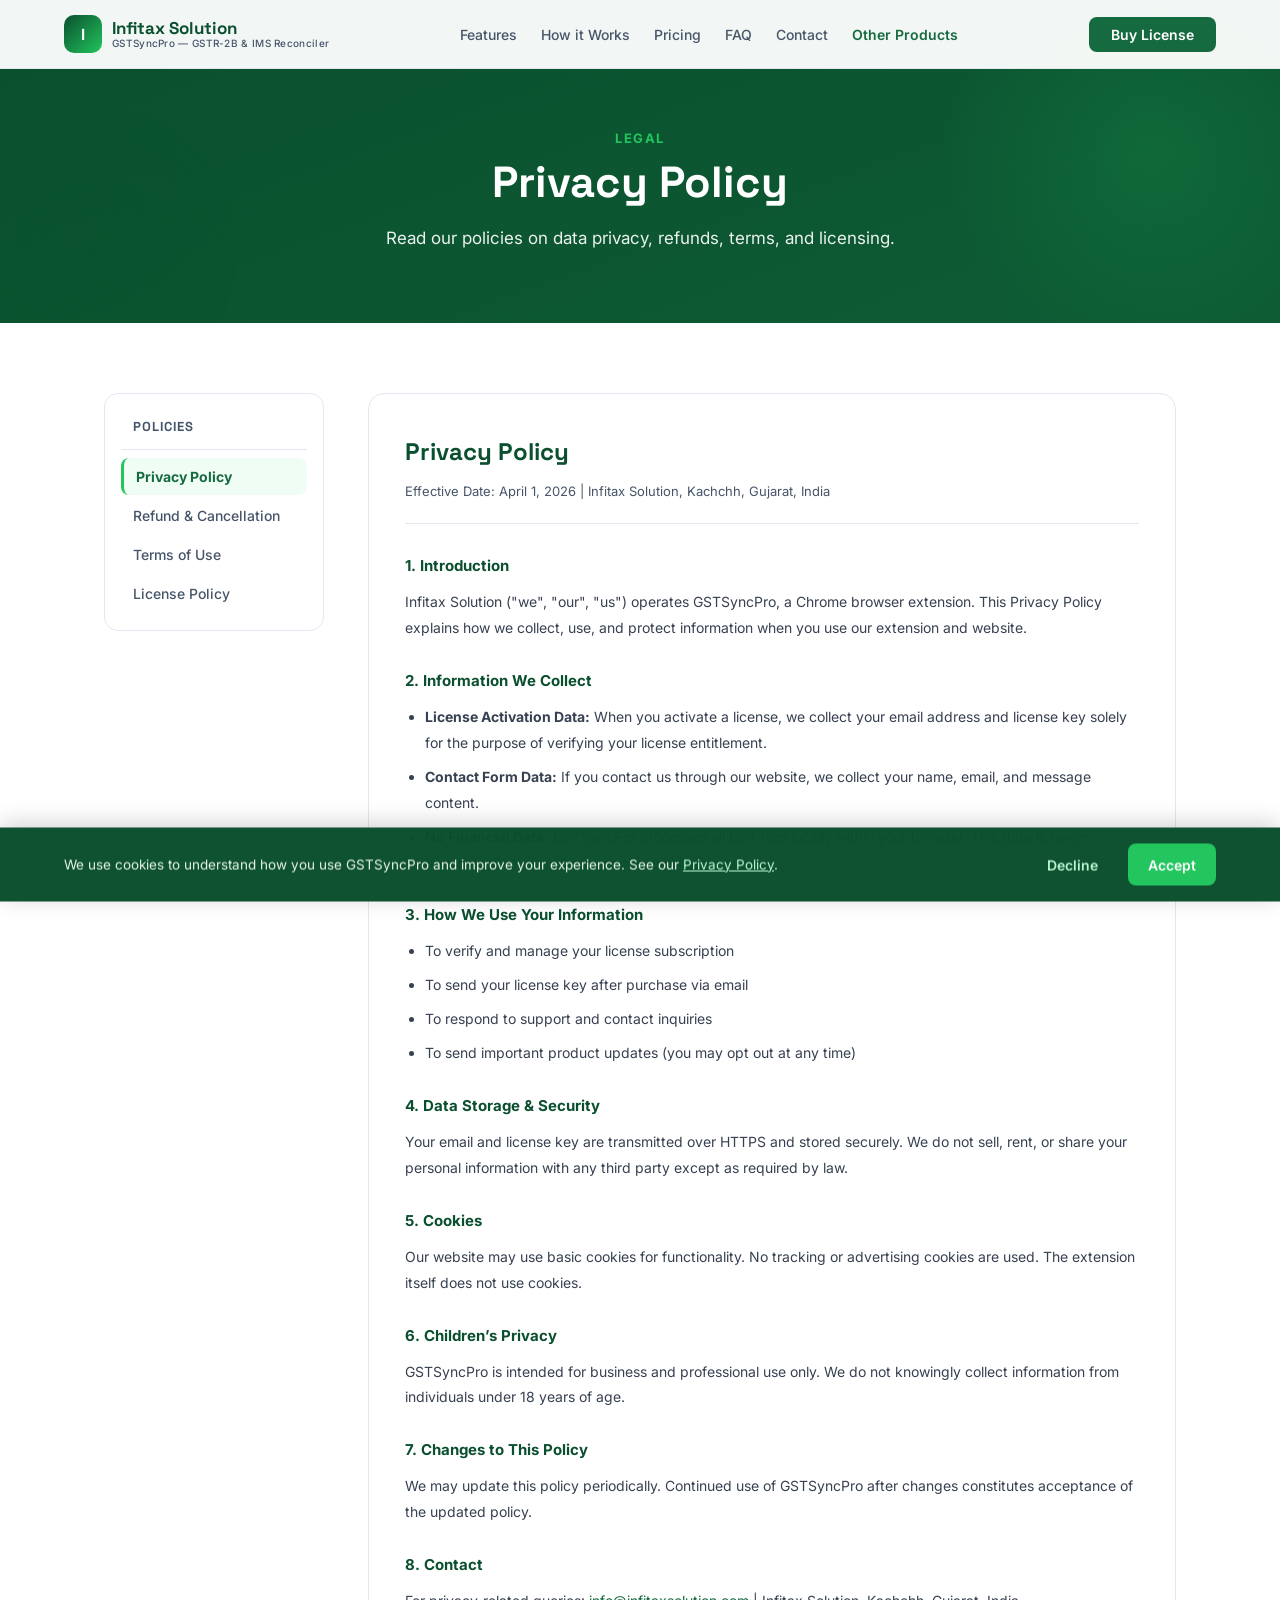
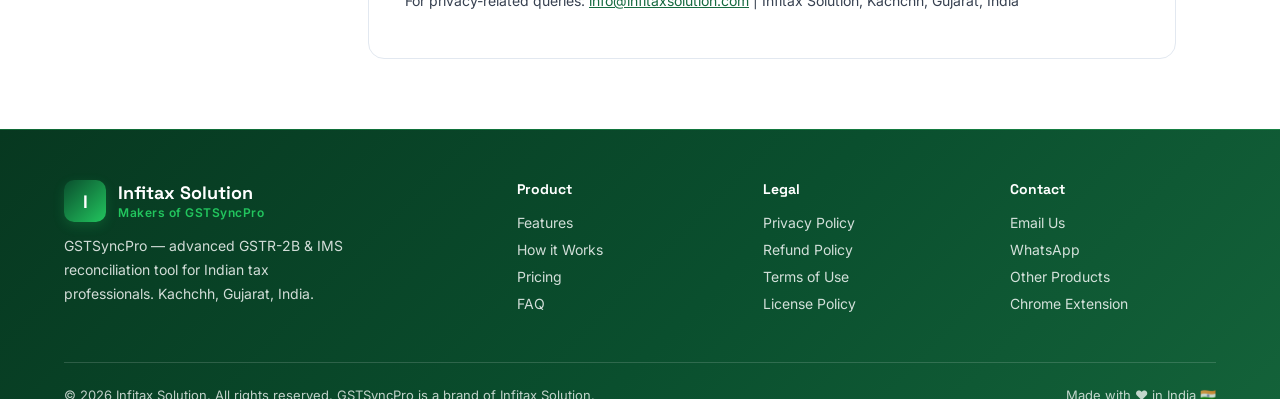
<file: policies/index.html>
<!DOCTYPE html>
<html lang="en">
<head>
<!-- Google Analytics 4 + Consent Mode v2 -->
<script>
  window.dataLayer = window.dataLayer || [];
  function gtag(){dataLayer.push(arguments);}
  gtag('js', new Date());
  // Default consent: denied until visitor accepts via the cookie banner.
  gtag('consent', 'default', {
    ad_storage: 'denied',
    ad_user_data: 'denied',
    ad_personalization: 'denied',
    analytics_storage: 'denied',
    functionality_storage: 'denied',
    security_storage: 'granted',
    wait_for_update: 500
  });
</script>
<script async src="https://www.googletagmanager.com/gtag/js?id=G-9V9T6C8QKY"></script>
<script>
  gtag('config', 'G-9V9T6C8QKY', { anonymize_ip: true });
</script>
<meta charset="UTF-8">
<meta name="viewport" content="width=device-width, initial-scale=1.0">
<link rel="canonical" href="https://infitaxsolution.com/policies/privacy/">
<title>Policies — GSTSyncPro | Infitax Solution</title>
<meta name="rating" content="General">
<meta name="classification" content="Business &amp; Finance, Tax Software, Legal Policies">
<meta name="robots" content="index, follow">
<meta name="referrer" content="strict-origin-when-cross-origin">
<meta http-equiv="refresh" content="0;url=privacy/">
<link rel="preconnect" href="https://fonts.googleapis.com">
<link href="https://fonts.googleapis.com/css2?family=Syne:wght@400;600;700;800&family=DM+Sans:wght@300;400;500;600&display=swap" rel="stylesheet">
<link rel="stylesheet" href="../assets/style.css">
<script type="application/ld+json">
{
  "@context": "https://schema.org",
  "@type": "BreadcrumbList",
  "itemListElement": [
    {
      "@type": "ListItem",
      "position": 1,
      "name": "Home",
      "item": "https://infitaxsolution.com/"
    },
    {
      "@type": "ListItem",
      "position": 2,
      "name": "Policies",
      "item": "https://infitaxsolution.com/policies/"
    }
  ]
}
</script>
</head>
<body>
<a href="#main-content" class="skip-link">Skip to main content</a>
<nav>
  <div class="nav-inner">
    <a href="../" class="nav-logo">
      <div class="logo-icon">I</div>
      <div class="logo-text">
        <span class="logo-brand">Infitax Solution</span>
        <span class="logo-sub">GSTSyncPro — GSTR-2B &amp; IMS Reconciler</span>
      </div>
    </a>
    <ul class="nav-links">
      <li><a href="../features/" data-nav="features">Features</a></li>
      <li><a href="../how-it-works/" data-nav="how-it-works">How it Works</a></li>
      <li><a href="../pricing/" data-nav="pricing">Pricing</a></li>
      <li><a href="../faq/" data-nav="faq">FAQ</a></li>
      <li><a href="../contact/" data-nav="contact">Contact</a></li>
      <li><a href="../products/" data-nav="products" class="nav-products">Other Products</a></li>
    </ul>
    <a href="../pricing/" class="nav-cta">Buy License</a>
    <button class="hamburger" onclick="toggleMenu()" aria-label="Toggle menu" aria-expanded="false" aria-controls="mobileMenu"><span></span><span></span><span></span></button>
  </div>
</nav>
<div class="mobile-menu" id="mobileMenu">
  <a href="../features/" onclick="toggleMenu()">Features</a>
  <a href="../how-it-works/" onclick="toggleMenu()">How it Works</a>
  <a href="../pricing/" onclick="toggleMenu()">Pricing</a>
  <a href="../faq/" onclick="toggleMenu()">FAQ</a>
  <a href="../contact/" onclick="toggleMenu()">Contact</a>
  <a href="../products/" onclick="toggleMenu()">Other Products</a>
  <a href="../pricing/" onclick="toggleMenu()" style="color:var(--green-mid);font-weight:700;margin-top:8px">&#128273; Buy License</a>
</div>

<div class="page-header" id="main-content">
  <div class="section-inner">
    <div class="section-label">Legal</div>
    <h1>Our Policies</h1>
    <p>Transparent policies on privacy, refunds, terms of use, and licensing. Please read them carefully.</p>
  </div>
</div>

<div class="page-inner">
  <div style="display:grid;grid-template-columns:repeat(auto-fit,minmax(240px,1fr));gap:20px;max-width:800px;margin:0 auto">
    <a href="privacy/" style="display:block;background:#fff;border:1px solid var(--gray-200);border-radius:16px;padding:28px;transition:.3s;text-decoration:none" onmouseover="this.style.transform='translateY(-3px)';this.style.boxShadow='0 4px 32px rgba(22,106,64,.1)'" onmouseout="this.style.transform='';this.style.boxShadow=''">
      <div style="font-size:28px;margin-bottom:12px">&#128274;</div>
      <h3 style="font-family:Syne,sans-serif;font-size:16px;font-weight:700;color:var(--green-deep);margin-bottom:8px">Privacy Policy</h3>
      <p style="font-size:14px;color:var(--gray-600);line-height:1.6">How we collect, use, and protect your data.</p>
    </a>
    <a href="refund/" style="display:block;background:#fff;border:1px solid var(--gray-200);border-radius:16px;padding:28px;transition:.3s;text-decoration:none" onmouseover="this.style.transform='translateY(-3px)';this.style.boxShadow='0 4px 32px rgba(22,106,64,.1)'" onmouseout="this.style.transform='';this.style.boxShadow=''">
      <div style="font-size:28px;margin-bottom:12px">&#128176;</div>
      <h3 style="font-family:Syne,sans-serif;font-size:16px;font-weight:700;color:var(--green-deep);margin-bottom:8px">Refund Policy</h3>
      <p style="font-size:14px;color:var(--gray-600);line-height:1.6">Refund conditions, time limits, and how to request.</p>
    </a>
    <a href="terms/" style="display:block;background:#fff;border:1px solid var(--gray-200);border-radius:16px;padding:28px;transition:.3s;text-decoration:none" onmouseover="this.style.transform='translateY(-3px)';this.style.boxShadow='0 4px 32px rgba(22,106,64,.1)'" onmouseout="this.style.transform='';this.style.boxShadow=''">
      <div style="font-size:28px;margin-bottom:12px">&#128203;</div>
      <h3 style="font-family:Syne,sans-serif;font-size:16px;font-weight:700;color:var(--green-deep);margin-bottom:8px">Terms of Use</h3>
      <p style="font-size:14px;color:var(--gray-600);line-height:1.6">License grant, permitted use, and liability limits.</p>
    </a>
    <a href="license/" style="display:block;background:#fff;border:1px solid var(--gray-200);border-radius:16px;padding:28px;transition:.3s;text-decoration:none" onmouseover="this.style.transform='translateY(-3px)';this.style.boxShadow='0 4px 32px rgba(22,106,64,.1)'" onmouseout="this.style.transform='';this.style.boxShadow=''">
      <div style="font-size:28px;margin-bottom:12px">&#128273;</div>
      <h3 style="font-family:Syne,sans-serif;font-size:16px;font-weight:700;color:var(--green-deep);margin-bottom:8px">License Policy</h3>
      <p style="font-size:14px;color:var(--gray-600);line-height:1.6">Plan types, activation, renewal, and violations.</p>
    </a>
  </div>
</div>

<footer>
  <div class="footer-inner">
    <div class="footer-top">
      <div class="footer-brand">
        <div class="footer-brand-row">
          <div class="footer-logo-icon">I</div>
          <div>
            <div class="footer-brand-name">Infitax Solution</div>
            <div class="footer-brand-sub">Makers of GSTSyncPro</div>
          </div>
        </div>
        <p>GSTSyncPro — advanced GSTR-2B &amp; IMS reconciliation tool for Indian tax professionals. Kachchh, Gujarat, India.</p>
      </div>
      <div class="footer-col">
        <h4>Product</h4>
        <a href="../features/">Features</a>
        <a href="../how-it-works/">How it Works</a>
        <a href="../pricing/">Pricing</a>
        <a href="../faq/">FAQ</a>
      </div>
      <div class="footer-col">
        <h4>Legal</h4>
        <a href="privacy/">Privacy Policy</a>
        <a href="refund/">Refund Policy</a>
        <a href="terms/">Terms of Use</a>
        <a href="license/">License Policy</a>
      </div>
      <div class="footer-col">
        <h4>Contact</h4>
        <a href="mailto:info@Infitaxsolution.com">Email Us</a>
        <a href="https://wa.me/916354030446" target="_blank">WhatsApp</a>
        <a href="../products/">Other Products</a>
        <a href="https://chromewebstore.google.com/detail/gstsync-pro/aaclnkpbjahikebmjbdmiamlgdohfobl?hl=en-US&utm_source=ext_sidebar&pli=1" target="_blank">Chrome Extension</a>
      </div>
    </div>
    <div class="footer-bottom">
      <p>&#169; 2026 Infitax Solution. All rights reserved.</p>
      <p>Made with &#10084;&#65039; in India &#127470;&#127475;</p>
    </div>
  </div>
</footer>
<div class="toast" id="toast"></div>
<script src="../assets/script.js" defer></script>
<script src="../assets/analytics.js" defer></script>
</body>
</html>
</file>
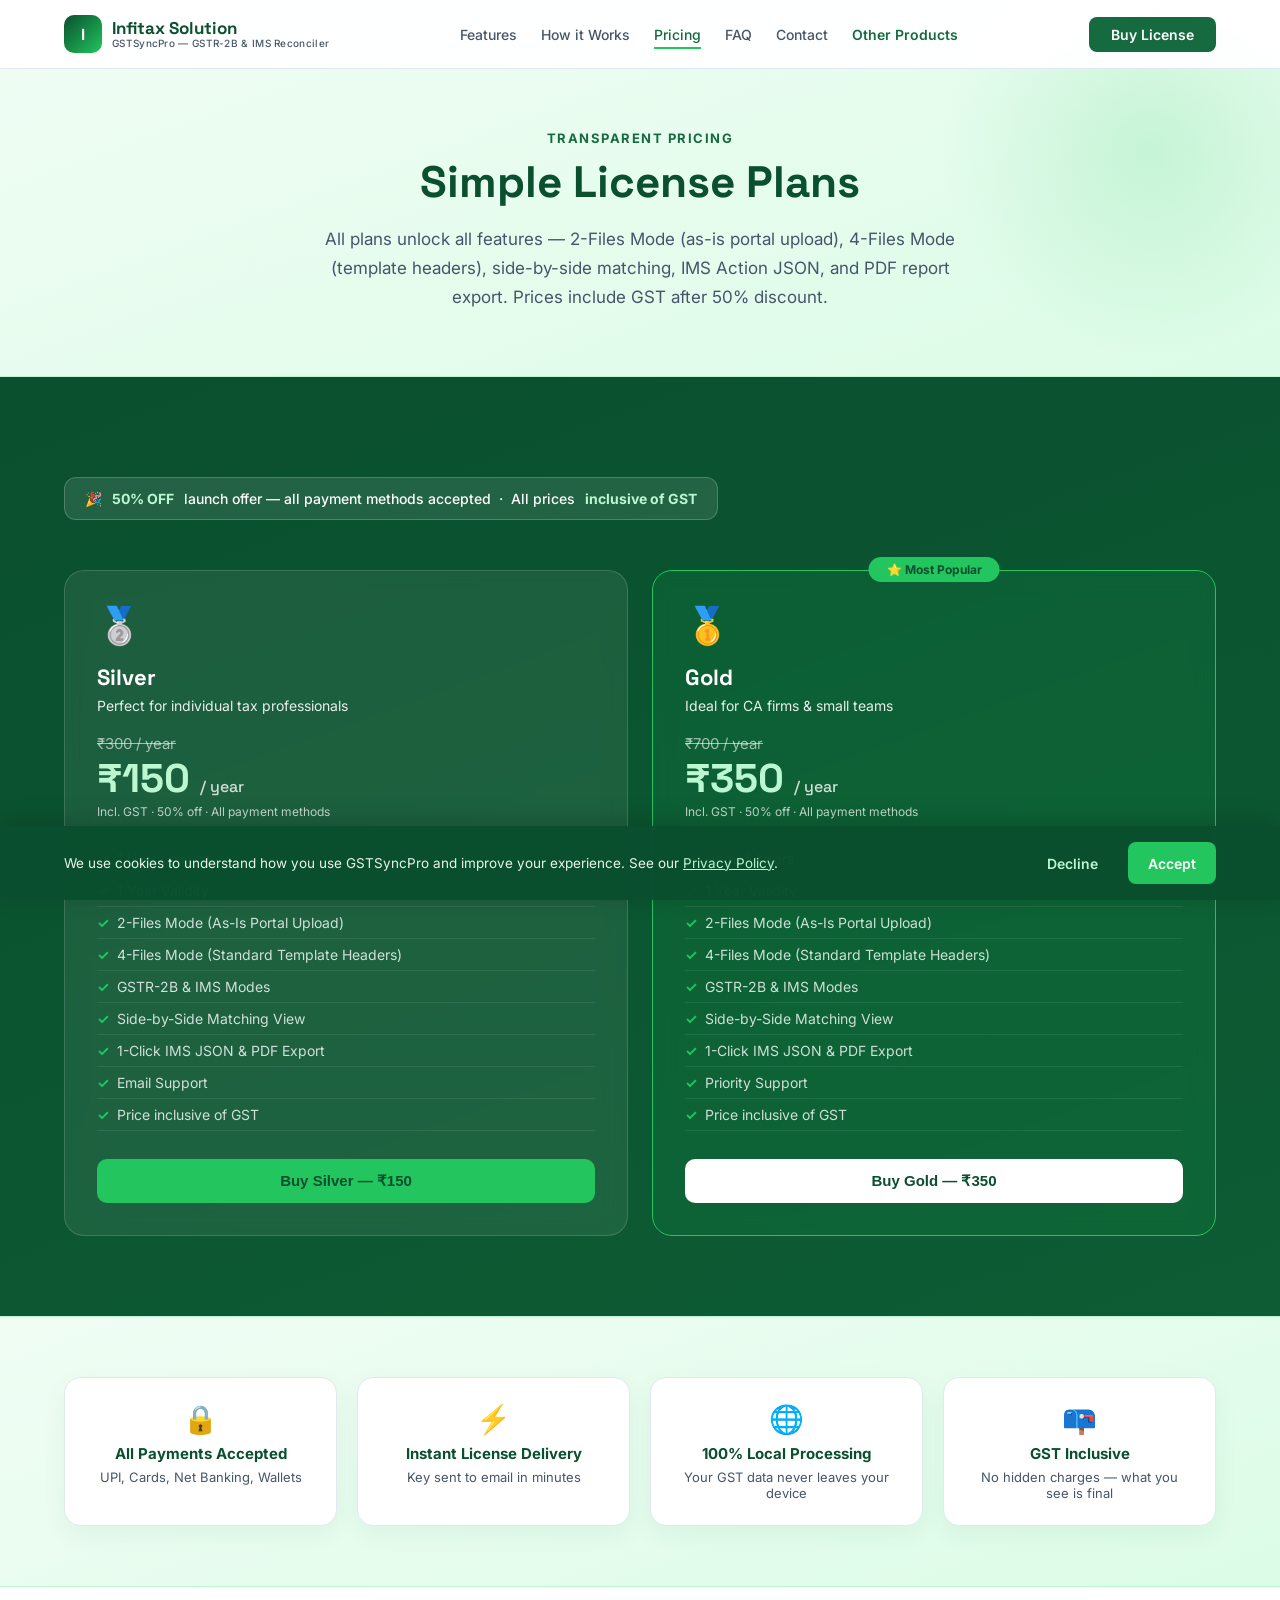
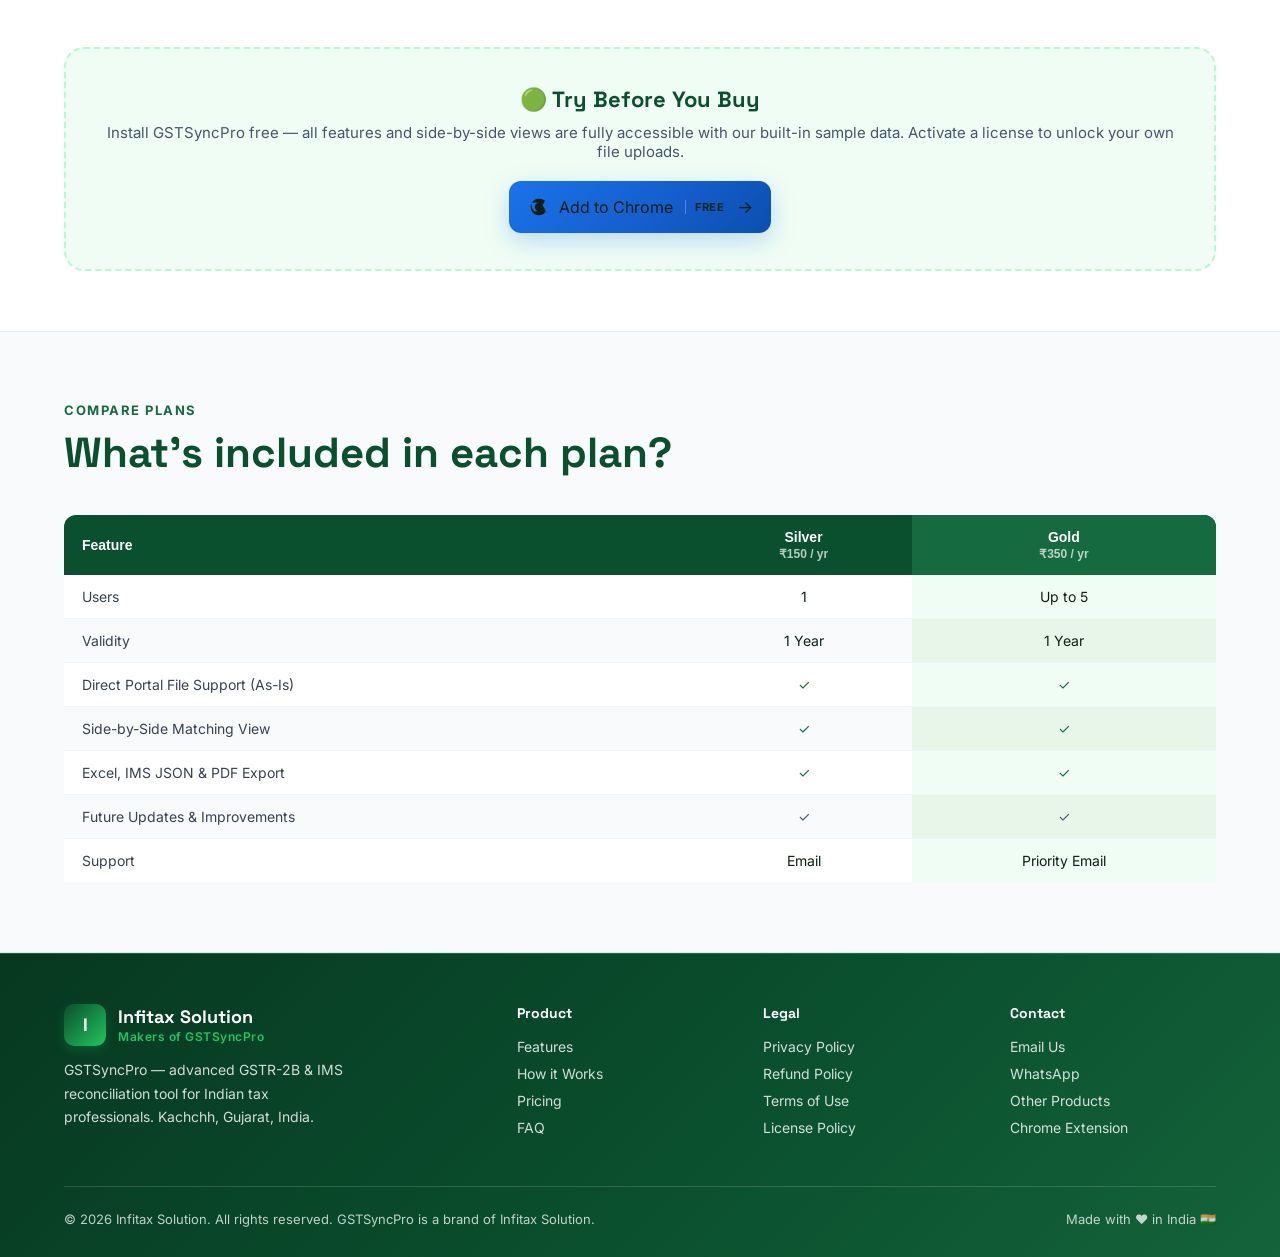
<file: pricing/index.html>
<!DOCTYPE html>
<html lang="en">
<head>
<!-- Google Analytics 4 + Consent Mode v2 -->
<script>
  window.dataLayer = window.dataLayer || [];
  function gtag(){dataLayer.push(arguments);}
  gtag('js', new Date());
  // Default consent: denied until visitor accepts via the cookie banner.
  gtag('consent', 'default', {
    ad_storage: 'denied',
    ad_user_data: 'denied',
    ad_personalization: 'denied',
    analytics_storage: 'denied',
    functionality_storage: 'denied',
    security_storage: 'granted',
    wait_for_update: 500
  });
</script>
<script async src="https://www.googletagmanager.com/gtag/js?id=G-9V9T6C8QKY"></script>
<script>
  gtag('config', 'G-9V9T6C8QKY', { anonymize_ip: true });
</script>
<meta charset="UTF-8">
<meta name="viewport" content="width=device-width, initial-scale=1.0">
<title>Pricing — GSTSyncPro License Plans | Infitax Solution</title>
<meta name="description" content="GSTSyncPro license plans: Silver ₹150/yr, Gold ₹350/yr. All prices inclusive of GST. As-Is portal file upload, side-by-side matching, IMS JSON & PDF export included.">
<link rel="canonical" href="https://infitaxsolution.com/pricing/">
<!-- Security & Rating Metadata -->
<meta name="rating" content="General">
<meta name="classification" content="Business &amp; Finance, Tax Software, Chrome Extensions">
<meta name="coverage" content="Worldwide">
<meta name="distribution" content="Global">
<meta name="robots" content="index, follow, max-snippet:-1, max-image-preview:large, max-video-preview:-1">
<meta name="referrer" content="strict-origin-when-cross-origin">
<link rel="preconnect" href="https://fonts.googleapis.com">
<link href="https://fonts.googleapis.com/css2?family=Space+Grotesk:wght@500;600;700;800&family=Inter:wght@300;400;500;600;700&display=swap" rel="stylesheet">
<link rel="stylesheet" href="../assets/style.css">
<script type="application/ld+json">
{
  "@context": "https://schema.org",
  "@type": "BreadcrumbList",
  "itemListElement": [
    {
      "@type": "ListItem",
      "position": 1,
      "name": "Home",
      "item": "https://infitaxsolution.com/"
    },
    {
      "@type": "ListItem",
      "position": 2,
      "name": "Pricing",
      "item": "https://infitaxsolution.com/pricing/"
    }
  ]
}
</script>
</head>
<body>
<a href="#main-content" class="skip-link">Skip to main content</a>

<nav>
  <div class="nav-inner">
    <a href="../" class="nav-logo">
      <div class="logo-icon">I</div>
      <div class="logo-text">
        <span class="logo-brand">Infitax Solution</span>
        <span class="logo-sub">GSTSyncPro — GSTR-2B &amp; IMS Reconciler</span>
      </div>
    </a>
    <ul class="nav-links">
      <li><a href="../features/" data-nav="features">Features</a></li>
      <li><a href="../how-it-works/" data-nav="how-it-works">How it Works</a></li>
      <li><a href="../pricing/" data-nav="pricing">Pricing</a></li>
      <li><a href="../faq/" data-nav="faq">FAQ</a></li>
      <li><a href="../contact/" data-nav="contact">Contact</a></li>
      <li><a href="../products/" data-nav="products" class="nav-products">Other Products</a></li>
    </ul>
    <a href="../pricing/" class="nav-cta">Buy License</a>
    <button class="hamburger" onclick="toggleMenu()" aria-label="Toggle menu" aria-expanded="false" aria-controls="mobileMenu"><span></span><span></span><span></span></button>
  </div>
</nav>
<div class="mobile-menu" id="mobileMenu">
  <a href="../features/" onclick="toggleMenu()">Features</a>
  <a href="../how-it-works/" onclick="toggleMenu()">How it Works</a>
  <a href="../pricing/" onclick="toggleMenu()">Pricing</a>
  <a href="../faq/" onclick="toggleMenu()">FAQ</a>
  <a href="../contact/" onclick="toggleMenu()">Contact</a>
  <a href="../products/" onclick="toggleMenu()">Other Products</a>
  <a href="../pricing/" onclick="toggleMenu()" style="color:var(--green-mid);font-weight:700;margin-top:8px">&#128273; Buy License</a>
</div>

<div class="page-header-light" id="main-content">
  <div class="section-inner">
    <div class="section-label">Transparent Pricing</div>
    <h1>Simple License Plans</h1>
    <p>All plans unlock all features — 2-Files Mode (as-is portal upload), 4-Files Mode (template headers), side-by-side matching, IMS Action JSON, and PDF report export. Prices include GST after 50% discount.</p>
  </div>
</div>

<section class="pricing-bg">
  <div class="section-inner">
    <div class="discount-banner">&#127881; <strong>50% OFF</strong> launch offer — all payment methods accepted &nbsp;&middot;&nbsp; All prices <strong>inclusive of GST</strong></div>
    <div class="plans">

      <!-- SILVER -->
      <div class="plan">
        <div class="plan-icon">&#129352;</div>
        <div class="plan-name">Silver</div>
        <div class="plan-desc">Perfect for individual tax professionals</div>
        <div class="plan-price">
          <span class="price-original">&#8377;300 / year</span>
          <span class="price-current">&#8377;150 <span>/ year</span></span>
        </div>
        <div class="price-note">Incl. GST &middot; 50% off &middot; All payment methods</div>
        <ul class="plan-features">
          <li>1 User License</li>
          <li>1 Year Validity</li>
          <li>2-Files Mode (As-Is Portal Upload)</li>
          <li>4-Files Mode (Standard Template Headers)</li>
          <li>GSTR-2B &amp; IMS Modes</li>
          <li>Side-by-Side Matching View</li>
          <li>1-Click IMS JSON &amp; PDF Export</li>
          <li>Email Support</li>
          <li>Price inclusive of GST</li>
        </ul>
        <button class="plan-btn" onclick="openModal('silver')">Buy Silver &#8212; &#8377;150</button>
      </div>

      <!-- GOLD -->
      <div class="plan popular">
        <div class="popular-badge">&#11088; Most Popular</div>
        <div class="plan-icon">&#129351;</div>
        <div class="plan-name">Gold</div>
        <div class="plan-desc">Ideal for CA firms &amp; small teams</div>
        <div class="plan-price">
          <span class="price-original">&#8377;700 / year</span>
          <span class="price-current">&#8377;350 <span>/ year</span></span>
        </div>
        <div class="price-note">Incl. GST &middot; 50% off &middot; All payment methods</div>
        <ul class="plan-features">
          <li>Up to 5 Users</li>
          <li>1 Year Validity</li>
          <li>2-Files Mode (As-Is Portal Upload)</li>
          <li>4-Files Mode (Standard Template Headers)</li>
          <li>GSTR-2B &amp; IMS Modes</li>
          <li>Side-by-Side Matching View</li>
          <li>1-Click IMS JSON &amp; PDF Export</li>
          <li>Priority Support</li>
          <li>Price inclusive of GST</li>
        </ul>
        <button class="plan-btn" onclick="openModal('gold')">Buy Gold &#8212; &#8377;350</button>
      </div>
    </div>
  </div>
</section>

<!-- VALUE GUARANTEES SECTION -->
<section style="background: linear-gradient(160deg, #f0fdf4 0%, #dcfce7 100%); border-top: 1px solid #bbf7d0; border-bottom: 1px solid #bbf7d0; padding: 60px 5%;">
  <div class="section-inner">
    <div style="display:grid;grid-template-columns:repeat(auto-fit,minmax(220px,1fr));gap:20px;text-align:center">
      <div style="background:#ffffff;border:1px solid var(--gray-200);border-radius:16px;padding:24px;box-shadow:0 8px 24px rgba(22,106,64,0.06)">
        <div style="font-size:28px;margin-bottom:8px">&#128274;</div>
        <div style="font-size:15px;font-weight:700;color:var(--green-deep);margin-bottom:6px">All Payments Accepted</div>
        <div style="font-size:13px;color:var(--gray-600)">UPI, Cards, Net Banking, Wallets</div>
      </div>
      <div style="background:#ffffff;border:1px solid var(--gray-200);border-radius:16px;padding:24px;box-shadow:0 8px 24px rgba(22,106,64,0.06)">
        <div style="font-size:28px;margin-bottom:8px">&#9889;</div>
        <div style="font-size:15px;font-weight:700;color:var(--green-deep);margin-bottom:6px">Instant License Delivery</div>
        <div style="font-size:13px;color:var(--gray-600)">Key sent to email in minutes</div>
      </div>
      <div style="background:#ffffff;border:1px solid var(--gray-200);border-radius:16px;padding:24px;box-shadow:0 8px 24px rgba(22,106,64,0.06)">
        <div style="font-size:28px;margin-bottom:8px">&#127760;</div>
        <div style="font-size:15px;font-weight:700;color:var(--green-deep);margin-bottom:6px">100% Local Processing</div>
        <div style="font-size:13px;color:var(--gray-600)">Your GST data never leaves your device</div>
      </div>
      <div style="background:#ffffff;border:1px solid var(--gray-200);border-radius:16px;padding:24px;box-shadow:0 8px 24px rgba(22,106,64,0.06)">
        <div style="font-size:28px;margin-bottom:8px">&#128234;</div>
        <div style="font-size:15px;font-weight:700;color:var(--green-deep);margin-bottom:6px">GST Inclusive</div>
        <div style="font-size:13px;color:var(--gray-600)">No hidden charges — what you see is final</div>
      </div>
    </div>
  </div>
</section>

<!-- FREE TRIAL SECTION -->
<section style="background:#ffffff;padding:60px 5%">
  <div class="section-inner">
    <div class="trial-box" style="margin-top:0">
      <h3>&#128994; Try Before You Buy</h3>
      <p>Install GSTSyncPro free — all features and side-by-side views are fully accessible with our built-in sample data. Activate a license to unlock your own file uploads.</p>
      <div style="display:flex;justify-content:center;margin-top:16px">
        <a href="https://chromewebstore.google.com/detail/gstsync-pro/aaclnkpbjahikebmjbdmiamlgdohfobl?hl=en-US&utm_source=ext_sidebar&pli=1" target="_blank" rel="noopener noreferrer" class="chrome-hero-btn" aria-label="Add GSTSyncPro to Chrome for Free">
          <span class="chrome-icon chrome-icon-lg" aria-hidden="true">
            <svg viewBox="0 0 24 24" role="img"><path d="M12 2a10 10 0 0 0-8.66 5H12a5 5 0 0 1 4.33 2.5L19.2 4.6A9.96 9.96 0 0 0 12 2Z"/><path d="M3.34 7A10 10 0 0 0 12 22c3.52 0 6.63-1.82 8.42-4.57L16.33 10A5 5 0 0 1 12 17H6.23A9.96 9.96 0 0 1 3.34 7Z"/><path d="M12 7a5 5 0 1 0 0 10 5 5 0 0 0 0-10Z"/></svg>
          </span>
          <span>Add to Chrome</span>
          <span class="chrome-btn-note">Free</span>
          <span class="btn-arrow" aria-hidden="true">→</span>
        </a>
      </div>
    </div>
  </div>
</section>

<!-- PLAN COMPARISON TABLE -->
<section style="background:var(--gray-50);border-top:1px solid var(--gray-200);border-bottom:1px solid var(--gray-200);padding:70px 5%">
  <div class="section-inner">
    <div class="section-label">Compare Plans</div>
    <div class="section-title">What&#8217;s included in each plan?</div>
    <div style="overflow-x:auto;margin-top:36px">
      <table style="width:100%;border-collapse:collapse;font-size:14px">
        <thead>
          <tr style="background:var(--green-deep);color:#fff">
            <th style="padding:14px 18px;text-align:left;border-radius:12px 0 0 0;font-family:Syne,sans-serif">Feature</th>
            <th style="padding:14px 18px;text-align:center;font-family:Syne,sans-serif">Silver<br><span style="font-size:12px;opacity:.7">&#8377;150 / yr</span></th>
            <th style="padding:14px 18px;text-align:center;background:#166a40;font-family:Syne,sans-serif;border-radius:0 12px 0 0">Gold<br><span style="font-size:12px;opacity:.7">&#8377;350 / yr</span></th>
          </tr>
        </thead>
        <tbody>
          <tr style="background:#fff"><td style="padding:13px 18px;border-bottom:1px solid var(--gray-100);color:var(--gray-700)">Users</td><td style="padding:13px 18px;text-align:center;border-bottom:1px solid var(--gray-100)">1</td><td style="padding:13px 18px;text-align:center;border-bottom:1px solid var(--gray-100);background:var(--green-pale)">Up to 5</td></tr>
          <tr style="background:var(--gray-50)"><td style="padding:13px 18px;border-bottom:1px solid var(--gray-100);color:var(--gray-700)">Validity</td><td style="padding:13px 18px;text-align:center;border-bottom:1px solid var(--gray-100)">1 Year</td><td style="padding:13px 18px;text-align:center;border-bottom:1px solid var(--gray-100);background:#e8f5e9">1 Year</td></tr>
          <tr style="background:#fff"><td style="padding:13px 18px;border-bottom:1px solid var(--gray-100);color:var(--gray-700)">Direct Portal File Support (As-Is)</td><td style="padding:13px 18px;text-align:center;border-bottom:1px solid var(--gray-100);color:var(--green-mid)">&#10003;</td><td style="padding:13px 18px;text-align:center;border-bottom:1px solid var(--gray-100);background:var(--green-pale);color:var(--green-mid)">&#10003;</td></tr>
          <tr style="background:var(--gray-50)"><td style="padding:13px 18px;border-bottom:1px solid var(--gray-100);color:var(--gray-700)">Side-by-Side Matching View</td><td style="padding:13px 18px;text-align:center;border-bottom:1px solid var(--gray-100);color:var(--green-mid)">&#10003;</td><td style="padding:13px 18px;text-align:center;border-bottom:1px solid var(--gray-100);background:#e8f5e9;color:var(--green-mid)">&#10003;</td></tr>
          <tr style="background:#fff"><td style="padding:13px 18px;border-bottom:1px solid var(--gray-100);color:var(--gray-700)">Excel, IMS JSON &amp; PDF Export</td><td style="padding:13px 18px;text-align:center;border-bottom:1px solid var(--gray-100);color:var(--green-mid)">&#10003;</td><td style="padding:13px 18px;text-align:center;border-bottom:1px solid var(--gray-100);background:var(--green-pale);color:var(--green-mid)">&#10003;</td></tr>
          <tr style="background:var(--gray-50)"><td style="padding:13px 18px;border-bottom:1px solid var(--gray-100);color:var(--gray-700)">Future Updates &amp; Improvements</td><td style="padding:13px 18px;text-align:center;border-bottom:1px solid var(--gray-100);color:var(--gray-600)">&#10003;</td><td style="padding:13px 18px;text-align:center;border-bottom:1px solid var(--gray-100);background:#e8f5e9;color:var(--gray-600)">&#10003;</td></tr>
          <tr style="background:#fff"><td style="padding:13px 18px;color:var(--gray-700)">Support</td><td style="padding:13px 18px;text-align:center">Email</td><td style="padding:13px 18px;text-align:center;background:var(--green-pale)">Priority Email</td></tr>
        </tbody>
      </table>
    </div>
  </div>
</section>

<footer>
  <div class="footer-inner">
    <div class="footer-top">
      <div class="footer-brand">
        <div class="footer-brand-row">
          <div class="footer-logo-icon">I</div>
          <div>
            <div class="footer-brand-name">Infitax Solution</div>
            <div class="footer-brand-sub">Makers of GSTSyncPro</div>
          </div>
        </div>
        <p>GSTSyncPro — advanced GSTR-2B &amp; IMS reconciliation tool for Indian tax professionals. Kachchh, Gujarat, India.</p>
      </div>
      <div class="footer-col">
        <h4>Product</h4>
        <a href="../features/">Features</a>
        <a href="../how-it-works/">How it Works</a>
        <a href="../pricing/">Pricing</a>
        <a href="../faq/">FAQ</a>
      </div>
      <div class="footer-col">
        <h4>Legal</h4>
        <a href="../policies/privacy/">Privacy Policy</a>
        <a href="../policies/refund/">Refund Policy</a>
        <a href="../policies/terms/">Terms of Use</a>
        <a href="../policies/license/">License Policy</a>
      </div>
      <div class="footer-col">
        <h4>Contact</h4>
        <a href="mailto:info@Infitaxsolution.com">Email Us</a>
        <a href="https://wa.me/916354030446" target="_blank">WhatsApp</a>
        <a href="../products/">Other Products</a>
        <a href="https://chromewebstore.google.com/detail/gstsync-pro/aaclnkpbjahikebmjbdmiamlgdohfobl?hl=en-US&utm_source=ext_sidebar&pli=1" target="_blank">Chrome Extension</a>
      </div>
    </div>
    <div class="footer-bottom">
      <p>&#169; 2026 Infitax Solution. All rights reserved. GSTSyncPro is a brand of Infitax Solution.</p>
      <p>Made with &#10084;&#65039; in India &#127470;&#127475;</p>
    </div>
  </div>
</footer>

<div class="modal-overlay" id="payModal">
  <div class="modal">
    <button class="modal-close" onclick="closeModal()">&#10005;</button>
    <div id="modal-body"></div>
  </div>
</div>
<div class="toast" id="toast"></div>
<script src="../assets/script.js" defer></script>
<script src="../assets/analytics.js" defer></script>
</body>
</html>
</file>
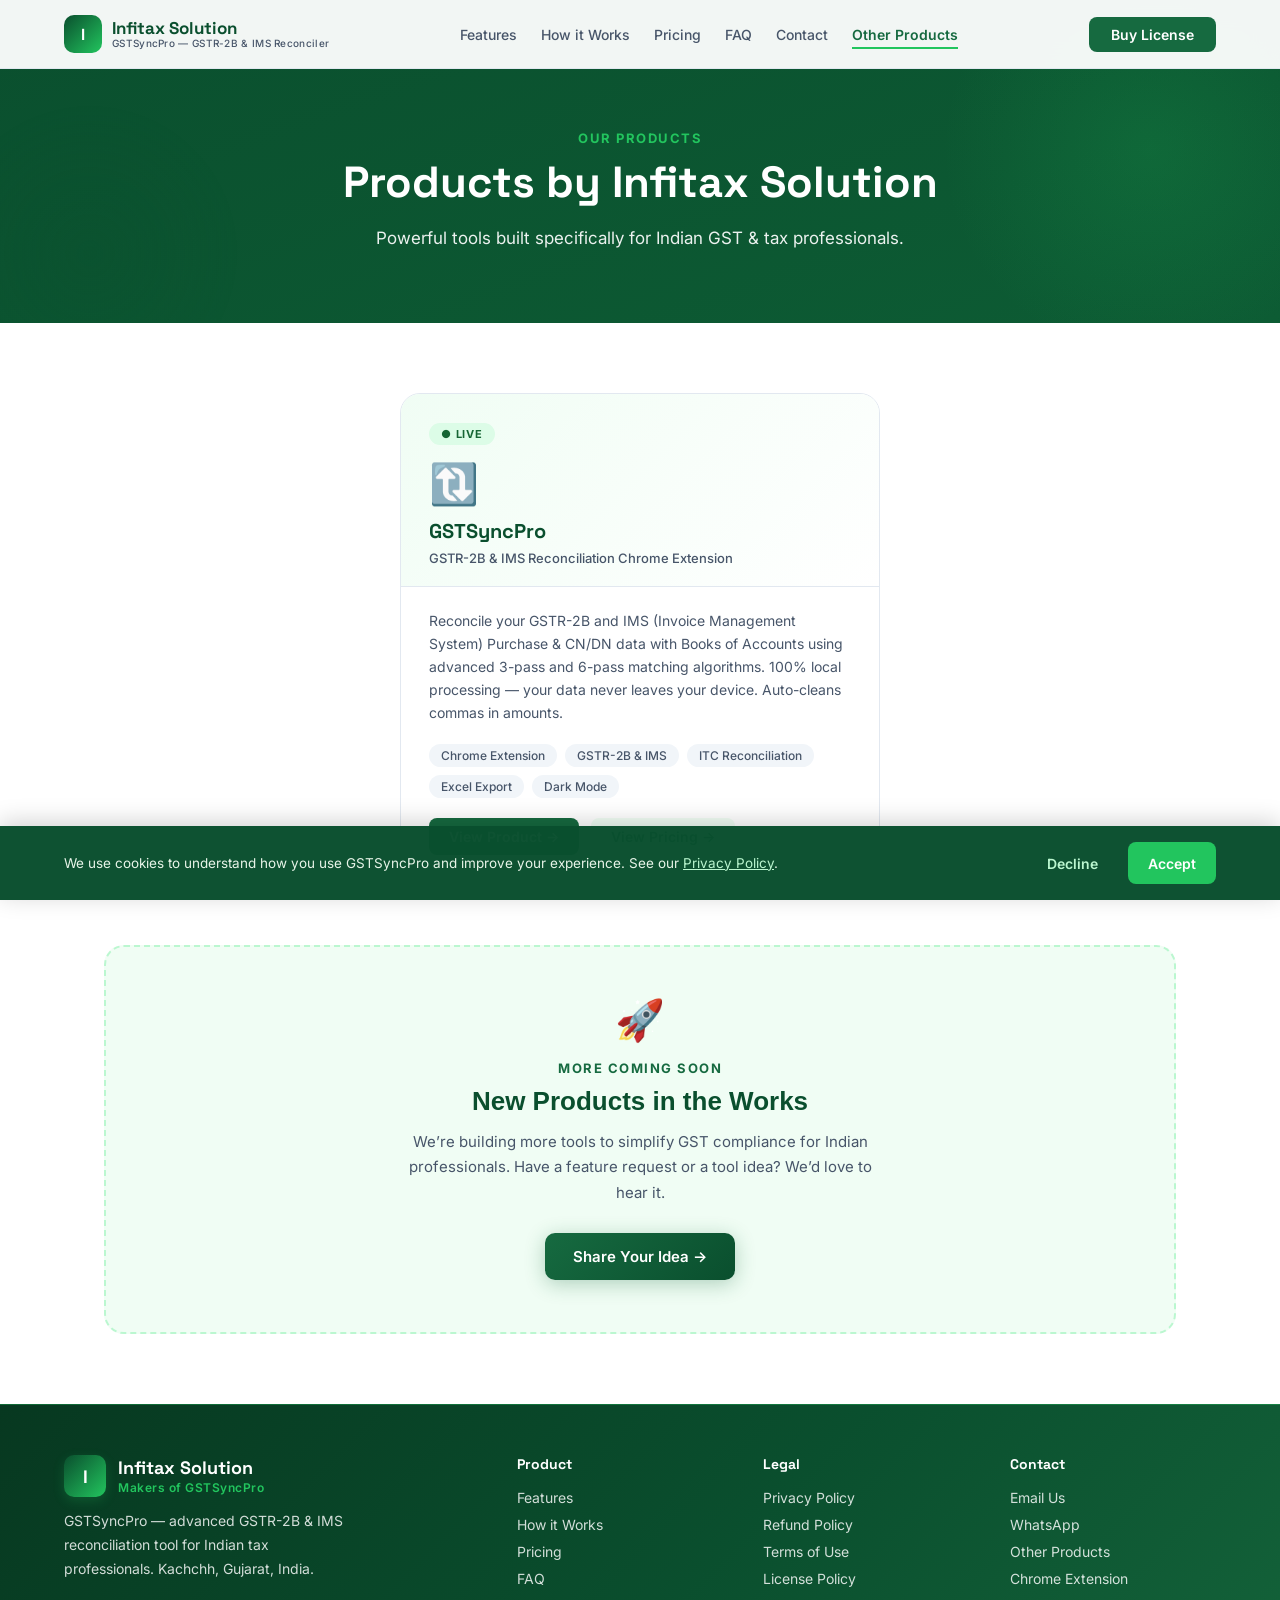
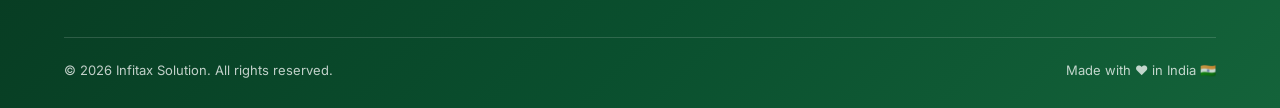
<file: products/index.html>
<!DOCTYPE html>
<html lang="en">
<head>
<!-- Google Analytics 4 + Consent Mode v2 -->
<script>
  window.dataLayer = window.dataLayer || [];
  function gtag(){dataLayer.push(arguments);}
  gtag('js', new Date());
  // Default consent: denied until visitor accepts via the cookie banner.
  gtag('consent', 'default', {
    ad_storage: 'denied',
    ad_user_data: 'denied',
    ad_personalization: 'denied',
    analytics_storage: 'denied',
    functionality_storage: 'denied',
    security_storage: 'granted',
    wait_for_update: 500
  });
</script>
<script async src="https://www.googletagmanager.com/gtag/js?id=G-9V9T6C8QKY"></script>
<script>
  gtag('config', 'G-9V9T6C8QKY', { anonymize_ip: true });
</script>
<meta charset="UTF-8">
<meta name="viewport" content="width=device-width, initial-scale=1.0">
<link rel="canonical" href="https://infitaxsolution.com/products/">
<title>Products — Infitax Solution</title>
<meta name="description" content="Products by Infitax Solution — powerful tools built for Indian GST & tax professionals.">
<link rel="preconnect" href="https://fonts.googleapis.com">
<link href="https://fonts.googleapis.com/css2?family=Space+Grotesk:wght@500;600;700;800&family=Inter:wght@300;400;500;600;700&display=swap" rel="stylesheet">
<link rel="stylesheet" href="../assets/style.css">
<script type="application/ld+json">
{
  "@context": "https://schema.org",
  "@type": "BreadcrumbList",
  "itemListElement": [
    {
      "@type": "ListItem",
      "position": 1,
      "name": "Home",
      "item": "https://infitaxsolution.com/"
    },
    {
      "@type": "ListItem",
      "position": 2,
      "name": "Other Products",
      "item": "https://infitaxsolution.com/products/"
    }
  ]
}
</script>
</head>
<body>
<a href="#main-content" class="skip-link">Skip to main content</a>

<nav>
  <div class="nav-inner">
    <a href="../" class="nav-logo">
      <div class="logo-icon">I</div>
      <div class="logo-text">
        <span class="logo-brand">Infitax Solution</span>
        <span class="logo-sub">GSTSyncPro — GSTR-2B &amp; IMS Reconciler</span>
      </div>
    </a>
    <ul class="nav-links">
      <li><a href="../features/" data-nav="features">Features</a></li>
      <li><a href="../how-it-works/" data-nav="how-it-works">How it Works</a></li>
      <li><a href="../pricing/" data-nav="pricing">Pricing</a></li>
      <li><a href="../faq/" data-nav="faq">FAQ</a></li>
      <li><a href="../contact/" data-nav="contact">Contact</a></li>
      <li><a href="../products/" data-nav="products" class="nav-products">Other Products</a></li>
    </ul>
    <a href="../pricing/" class="nav-cta">Buy License</a>
    <button class="hamburger" onclick="toggleMenu()" aria-label="Toggle menu" aria-expanded="false" aria-controls="mobileMenu"><span></span><span></span><span></span></button>
  </div>
</nav>
<div class="mobile-menu" id="mobileMenu">
  <a href="../features/" onclick="toggleMenu()">Features</a>
  <a href="../how-it-works/" onclick="toggleMenu()">How it Works</a>
  <a href="../pricing/" onclick="toggleMenu()">Pricing</a>
  <a href="../faq/" onclick="toggleMenu()">FAQ</a>
  <a href="../contact/" onclick="toggleMenu()">Contact</a>
  <a href="../products/" onclick="toggleMenu()">Other Products</a>
  <a href="../pricing/" onclick="toggleMenu()" style="color:var(--green-mid);font-weight:700;margin-top:8px">&#128273; Buy License</a>
</div>

<div class="page-header" id="main-content">
  <div class="section-inner">
    <div class="section-label">Our Products</div>
    <h1>Products by Infitax Solution</h1>
    <p>Powerful tools built specifically for Indian GST &amp; tax professionals.</p>
  </div>
</div>

<div class="page-inner">
  <!-- Single product card — centred -->
  <div style="max-width:480px;margin:0 auto">
    <div class="product-card">
      <div class="product-card-head">
        <span class="product-badge active-badge">&#9679; Live</span>
        <div class="product-icon">&#128259;</div>
        <div class="product-name">GSTSyncPro</div>
        <div class="product-tagline">GSTR-2B &amp; IMS Reconciliation Chrome Extension</div>
      </div>
      <div class="product-card-body">
        <p class="product-desc">Reconcile your GSTR-2B and IMS (Invoice Management System) Purchase &amp; CN/DN data with Books of Accounts using advanced 3-pass and 6-pass matching algorithms. 100% local processing — your data never leaves your device. Auto-cleans commas in amounts.</p>
        <div class="product-tags">
          <span class="product-tag">Chrome Extension</span>
          <span class="product-tag">GSTR-2B &amp; IMS</span>
          <span class="product-tag">ITC Reconciliation</span>
          <span class="product-tag">Excel Export</span>
          <span class="product-tag">Dark Mode</span>
        </div>
        <div style="display:flex;gap:12px;flex-wrap:wrap">
          <a href="../" class="product-link">View Product &#8594;</a>
          <a href="../pricing/" class="product-link" style="background:var(--green-pale);color:var(--green-deep)">View Pricing &#8594;</a>
        </div>
      </div>
    </div>
  </div>

  <!-- More products coming -->
  <div style="text-align:center;margin-top:60px;padding:48px 36px;background:var(--green-pale);border-radius:20px;border:2px dashed var(--green-light)">
    <div style="font-size:40px;margin-bottom:16px">&#128640;</div>
    <div class="section-label" style="justify-content:center;display:flex">More Coming Soon</div>
    <h2 style="font-family:Syne,sans-serif;font-size:26px;font-weight:800;color:var(--green-deep);margin-bottom:12px">New Products in the Works</h2>
    <p style="color:var(--gray-600);max-width:480px;margin:0 auto 28px;line-height:1.7;font-size:15px">We&#8217;re building more tools to simplify GST compliance for Indian professionals. Have a feature request or a tool idea? We&#8217;d love to hear it.</p>
    <a href="../contact/" class="btn-primary">Share Your Idea &#8594;</a>
  </div>
</div>

<footer>
  <div class="footer-inner">
    <div class="footer-top">
      <div class="footer-brand">
        <div class="footer-brand-row">
          <div class="footer-logo-icon">I</div>
          <div>
            <div class="footer-brand-name">Infitax Solution</div>
            <div class="footer-brand-sub">Makers of GSTSyncPro</div>
          </div>
        </div>
        <p>GSTSyncPro — advanced GSTR-2B &amp; IMS reconciliation tool for Indian tax professionals. Kachchh, Gujarat, India.</p>
      </div>
      <div class="footer-col">
        <h4>Product</h4>
        <a href="../features/">Features</a>
        <a href="../how-it-works/">How it Works</a>
        <a href="../pricing/">Pricing</a>
        <a href="../faq/">FAQ</a>
      </div>
      <div class="footer-col">
        <h4>Legal</h4>
        <a href="../policies/privacy/">Privacy Policy</a>
        <a href="../policies/refund/">Refund Policy</a>
        <a href="../policies/terms/">Terms of Use</a>
        <a href="../policies/license/">License Policy</a>
      </div>
      <div class="footer-col">
        <h4>Contact</h4>
        <a href="mailto:info@Infitaxsolution.com">Email Us</a>
        <a href="https://wa.me/916354030446" target="_blank" rel="noopener noreferrer">WhatsApp</a>
        <a href="../products/">Other Products</a>
        <a href="https://chromewebstore.google.com/detail/aaclnkpbjahikebmjbdmiamlgdohfobl?utm_source=item-share-cb" target="_blank" rel="noopener noreferrer">Chrome Extension</a>
      </div>
    </div>
    <div class="footer-bottom">
      <p>&#169; 2026 Infitax Solution. All rights reserved.</p>
      <p>Made with &#10084;&#65039; in India &#127470;&#127475;</p>
    </div>
  </div>
</footer>

<div class="toast" id="toast"></div>
<script src="../assets/script.js" defer></script>
<script src="../assets/analytics.js" defer></script>
</body>
</html>
</file>
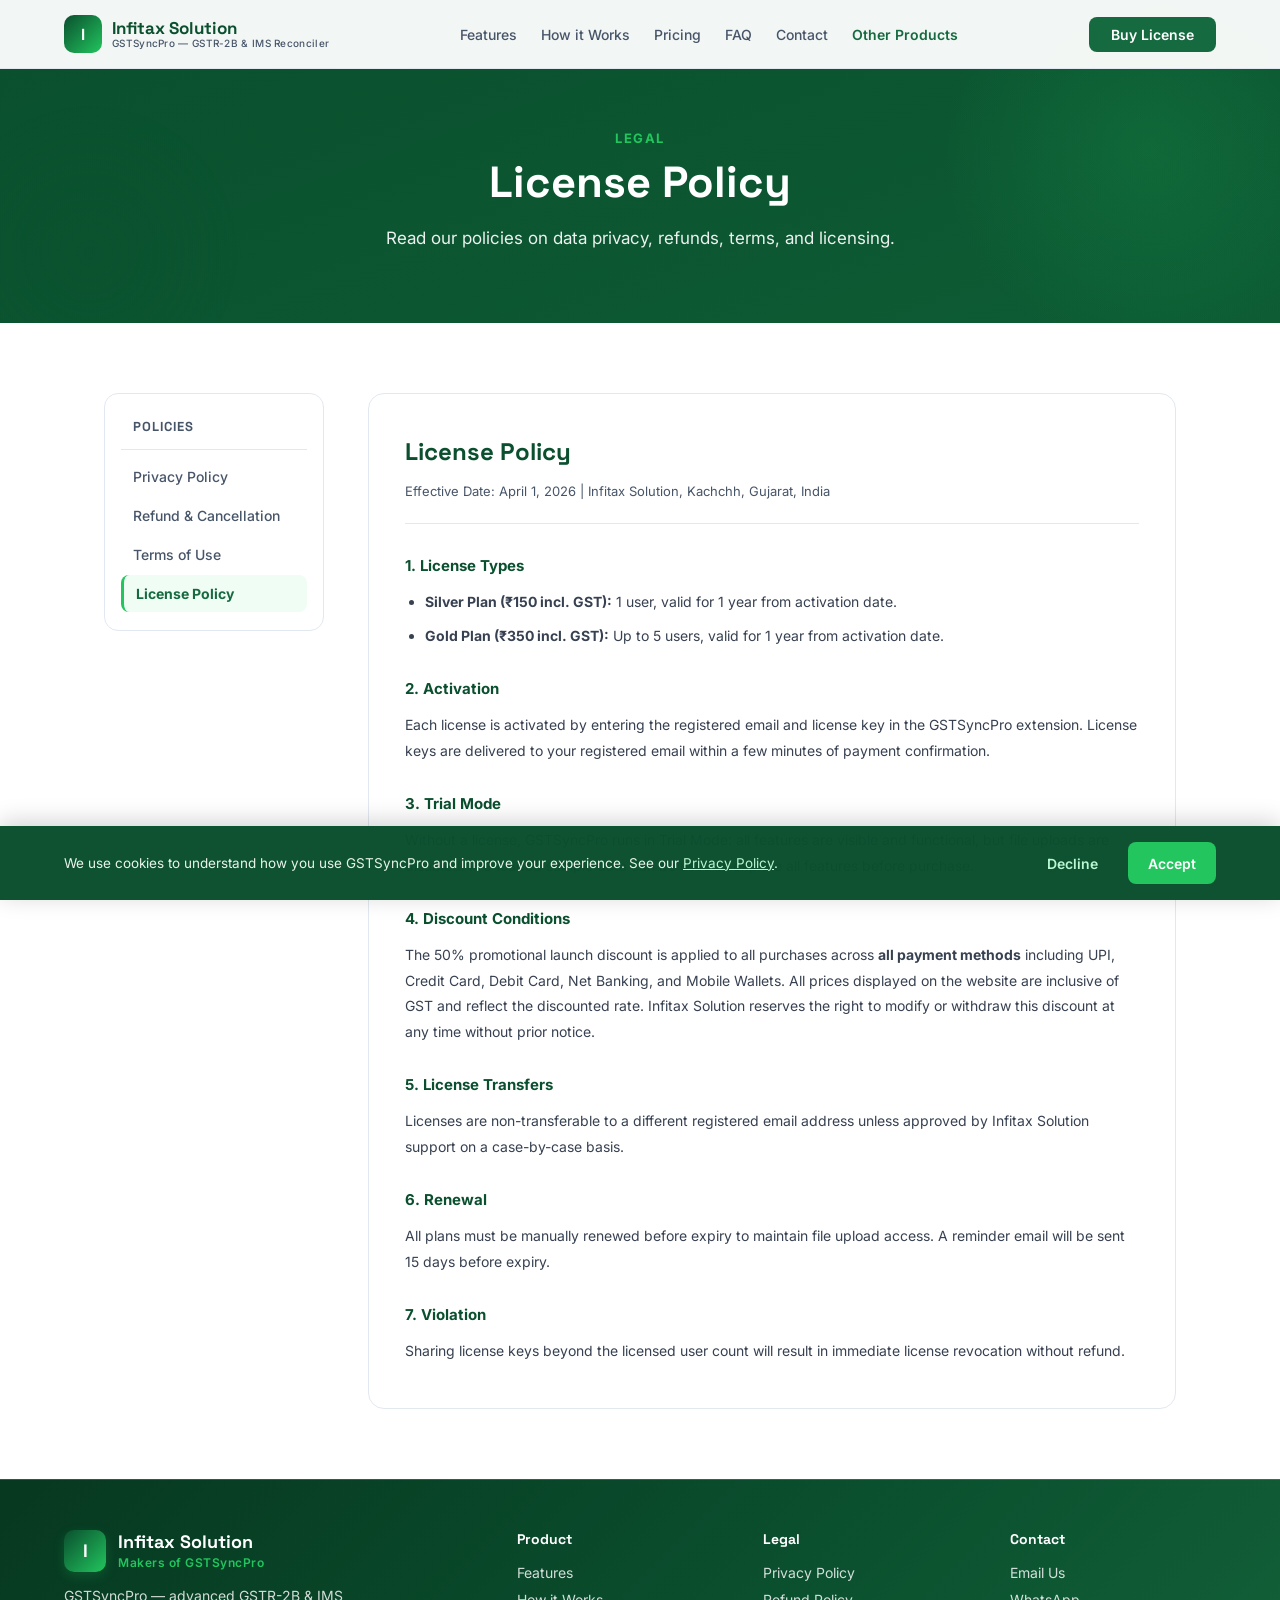
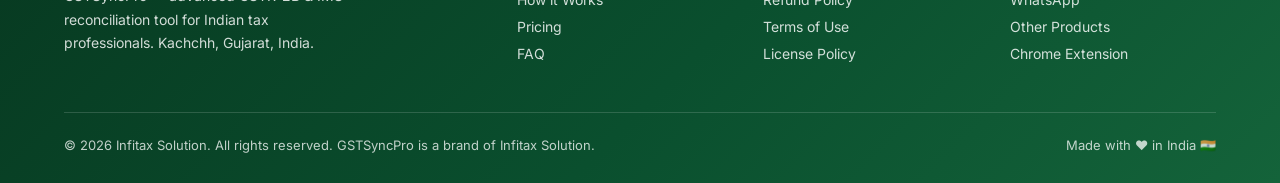
<file: policies/license/index.html>
<!DOCTYPE html>
<html lang="en">
<head>
<!-- Google Analytics 4 + Consent Mode v2 -->
<script>
  window.dataLayer = window.dataLayer || [];
  function gtag(){dataLayer.push(arguments);}
  gtag('js', new Date());
  // Default consent: denied until visitor accepts via the cookie banner.
  gtag('consent', 'default', {
    ad_storage: 'denied',
    ad_user_data: 'denied',
    ad_personalization: 'denied',
    analytics_storage: 'denied',
    functionality_storage: 'denied',
    security_storage: 'granted',
    wait_for_update: 500
  });
</script>
<script async src="https://www.googletagmanager.com/gtag/js?id=G-9V9T6C8QKY"></script>
<script>
  gtag('config', 'G-9V9T6C8QKY', { anonymize_ip: true });
</script>
<meta charset="UTF-8">
<meta name="viewport" content="width=device-width, initial-scale=1.0">
<link rel="canonical" href="https://infitaxsolution.com/policies/license/">
<title>License Policy — GSTSyncPro | Infitax Solution</title>
<meta name="description" content="GSTSyncPro License Policy — types, activation, trial mode, discount conditions, renewal, and violation rules.">
<link rel="preconnect" href="https://fonts.googleapis.com"><link href="https://fonts.googleapis.com/css2?family=Space+Grotesk:wght@500;600;700;800&family=Inter:wght@300;400;500;600;700&display=swap" rel="stylesheet">
<link rel="stylesheet" href="../../assets/style.css">
<script type="application/ld+json">
{
  "@context": "https://schema.org",
  "@type": "BreadcrumbList",
  "itemListElement": [
    {
      "@type": "ListItem",
      "position": 1,
      "name": "Home",
      "item": "https://infitaxsolution.com/"
    },
    {
      "@type": "ListItem",
      "position": 2,
      "name": "Policies",
      "item": "https://infitaxsolution.com/policies/"
    },
    {
      "@type": "ListItem",
      "position": 3,
      "name": "License Policy",
      "item": "https://infitaxsolution.com/policies/license/"
    }
  ]
}
</script>
</head>
<body>
<a href="#main-content" class="skip-link">Skip to main content</a>
<nav>
  <div class="nav-inner">
    <a href="../../" class="nav-logo">
      <div class="logo-icon">I</div>
      <div class="logo-text">
        <span class="logo-brand">Infitax Solution</span>
        <span class="logo-sub">GSTSyncPro — GSTR-2B &amp; IMS Reconciler</span>
      </div>
    </a>
    <ul class="nav-links">
      <li><a href="../../features/" data-nav="features">Features</a></li>
      <li><a href="../../how-it-works/" data-nav="how-it-works">How it Works</a></li>
      <li><a href="../../pricing/" data-nav="pricing">Pricing</a></li>
      <li><a href="../../faq/" data-nav="faq">FAQ</a></li>
      <li><a href="../../contact/" data-nav="contact">Contact</a></li>
      <li><a href="../../products/" data-nav="products" class="nav-products">Other Products</a></li>
      
    </ul>
    <a href="../../pricing/" class="nav-cta">Buy License</a>
    <button class="hamburger" onclick="toggleMenu()" aria-label="Toggle menu" aria-expanded="false" aria-controls="mobileMenu"><span></span><span></span><span></span></button>
  </div>
</nav>
<div class="mobile-menu" id="mobileMenu">
  <a href="../../features/" onclick="toggleMenu()">Features</a>
  <a href="../../how-it-works/" onclick="toggleMenu()">How it Works</a>
  <a href="../../pricing/" onclick="toggleMenu()">Pricing</a>
  <a href="../../faq/" onclick="toggleMenu()">FAQ</a>
  <a href="../../contact/" onclick="toggleMenu()">Contact</a>
  <a href="../../products/" onclick="toggleMenu()">Other Products</a>
  <a href="../../pricing/" onclick="toggleMenu()" style="color:var(--green-mid);font-weight:700;margin-top:8px">&#128273; Buy License</a>
</div>
<div class="page-header" id="main-content">
  <div class="section-inner">
    <div class="section-label">Legal</div>
    <h1>License Policy</h1>
    <p>Read our policies on data privacy, refunds, terms, and licensing.</p>
  </div>
</div>
<div class="page-inner">
  <div class="policy-layout">
    <div class="policy-sidebar">
  <h4>Policies</h4>
  <a href="../../policies/privacy/" class="policy-nav-link">Privacy Policy</a>
    <a href="../../policies/refund/" class="policy-nav-link">Refund &amp; Cancellation</a>
    <a href="../../policies/terms/" class="policy-nav-link">Terms of Use</a>
    <a href="../../policies/license/" class="policy-nav-link active">License Policy</a>
    
</div>
    <div class="policy-content-box">
      <h2>License Policy</h2>
<p class="eff-date">Effective Date: April 1, 2026 | Infitax Solution, Kachchh, Gujarat, India</p>
<h3>1. License Types</h3>
<ul>
  <li><strong>Silver Plan (&#8377;150 incl. GST):</strong> 1 user, valid for 1 year from activation date.</li>
  <li><strong>Gold Plan (&#8377;350 incl. GST):</strong> Up to 5 users, valid for 1 year from activation date.</li>
</ul>
<h3>2. Activation</h3>
<p>Each license is activated by entering the registered email and license key in the GSTSyncPro extension. License keys are delivered to your registered email within a few minutes of payment confirmation.</p>
<h3>3. Trial Mode</h3>
<p>Without a license, GSTSyncPro runs in Trial Mode: all features are visible and functional, but file uploads are disabled. Pre-loaded sample data can be used to explore all features before purchase.</p>
<h3>4. Discount Conditions</h3>
<p>The 50% promotional launch discount is applied to all purchases across <strong>all payment methods</strong> including UPI, Credit Card, Debit Card, Net Banking, and Mobile Wallets. All prices displayed on the website are inclusive of GST and reflect the discounted rate. Infitax Solution reserves the right to modify or withdraw this discount at any time without prior notice.</p>
<h3>5. License Transfers</h3>
<p>Licenses are non-transferable to a different registered email address unless approved by Infitax Solution support on a case-by-case basis.</p>
<h3>6. Renewal</h3>
<p>All plans must be manually renewed before expiry to maintain file upload access. A reminder email will be sent 15 days before expiry.</p>
<h3>7. Violation</h3>
<p>Sharing license keys beyond the licensed user count will result in immediate license revocation without refund.</p>
    </div>
  </div>
</div>
<footer>
  <div class="footer-inner">
    <div class="footer-top">
      <div class="footer-brand">
        <div class="footer-brand-row">
          <div class="footer-logo-icon">I</div>
          <div>
            <div class="footer-brand-name">Infitax Solution</div>
            <div class="footer-brand-sub">Makers of GSTSyncPro</div>
          </div>
        </div>
        <p>GSTSyncPro — advanced GSTR-2B &amp; IMS reconciliation tool for Indian tax professionals. Kachchh, Gujarat, India.</p>
      </div>
      <div class="footer-col">
        <h4>Product</h4>
        <a href="../../features/">Features</a>
        <a href="../../how-it-works/">How it Works</a>
        <a href="../../pricing/">Pricing</a>
        <a href="../../faq/">FAQ</a>
      </div>
      <div class="footer-col">
        <h4>Legal</h4>
        <a href="../../policies/privacy/">Privacy Policy</a>
        <a href="../../policies/refund/">Refund Policy</a>
        <a href="../../policies/terms/">Terms of Use</a>
        <a href="../../policies/license/">License Policy</a>
      </div>
      <div class="footer-col">
        <h4>Contact</h4>
        <a href="mailto:info@Infitaxsolution.com">Email Us</a>
        <a href="https://wa.me/916354030446" target="_blank" rel="noopener noreferrer">WhatsApp</a>
        <a href="../../products/">Other Products</a>
        <a href="https://chromewebstore.google.com/detail/aaclnkpbjahikebmjbdmiamlgdohfobl?utm_source=item-share-cb" target="_blank" rel="noopener noreferrer">Chrome Extension</a>
      </div>
    </div>
    <div class="footer-bottom">
      <p>&#169; 2026 Infitax Solution. All rights reserved. GSTSyncPro is a brand of Infitax Solution.</p>
      <p>Made with &#10084;&#65039; in India &#127470;&#127475;</p>
    </div>
  </div>
</footer>

<div class="toast" id="toast"></div>
<script src="../../assets/script.js" defer></script>
<script src="../../assets/analytics.js" defer></script>
</body>
</html>
</file>
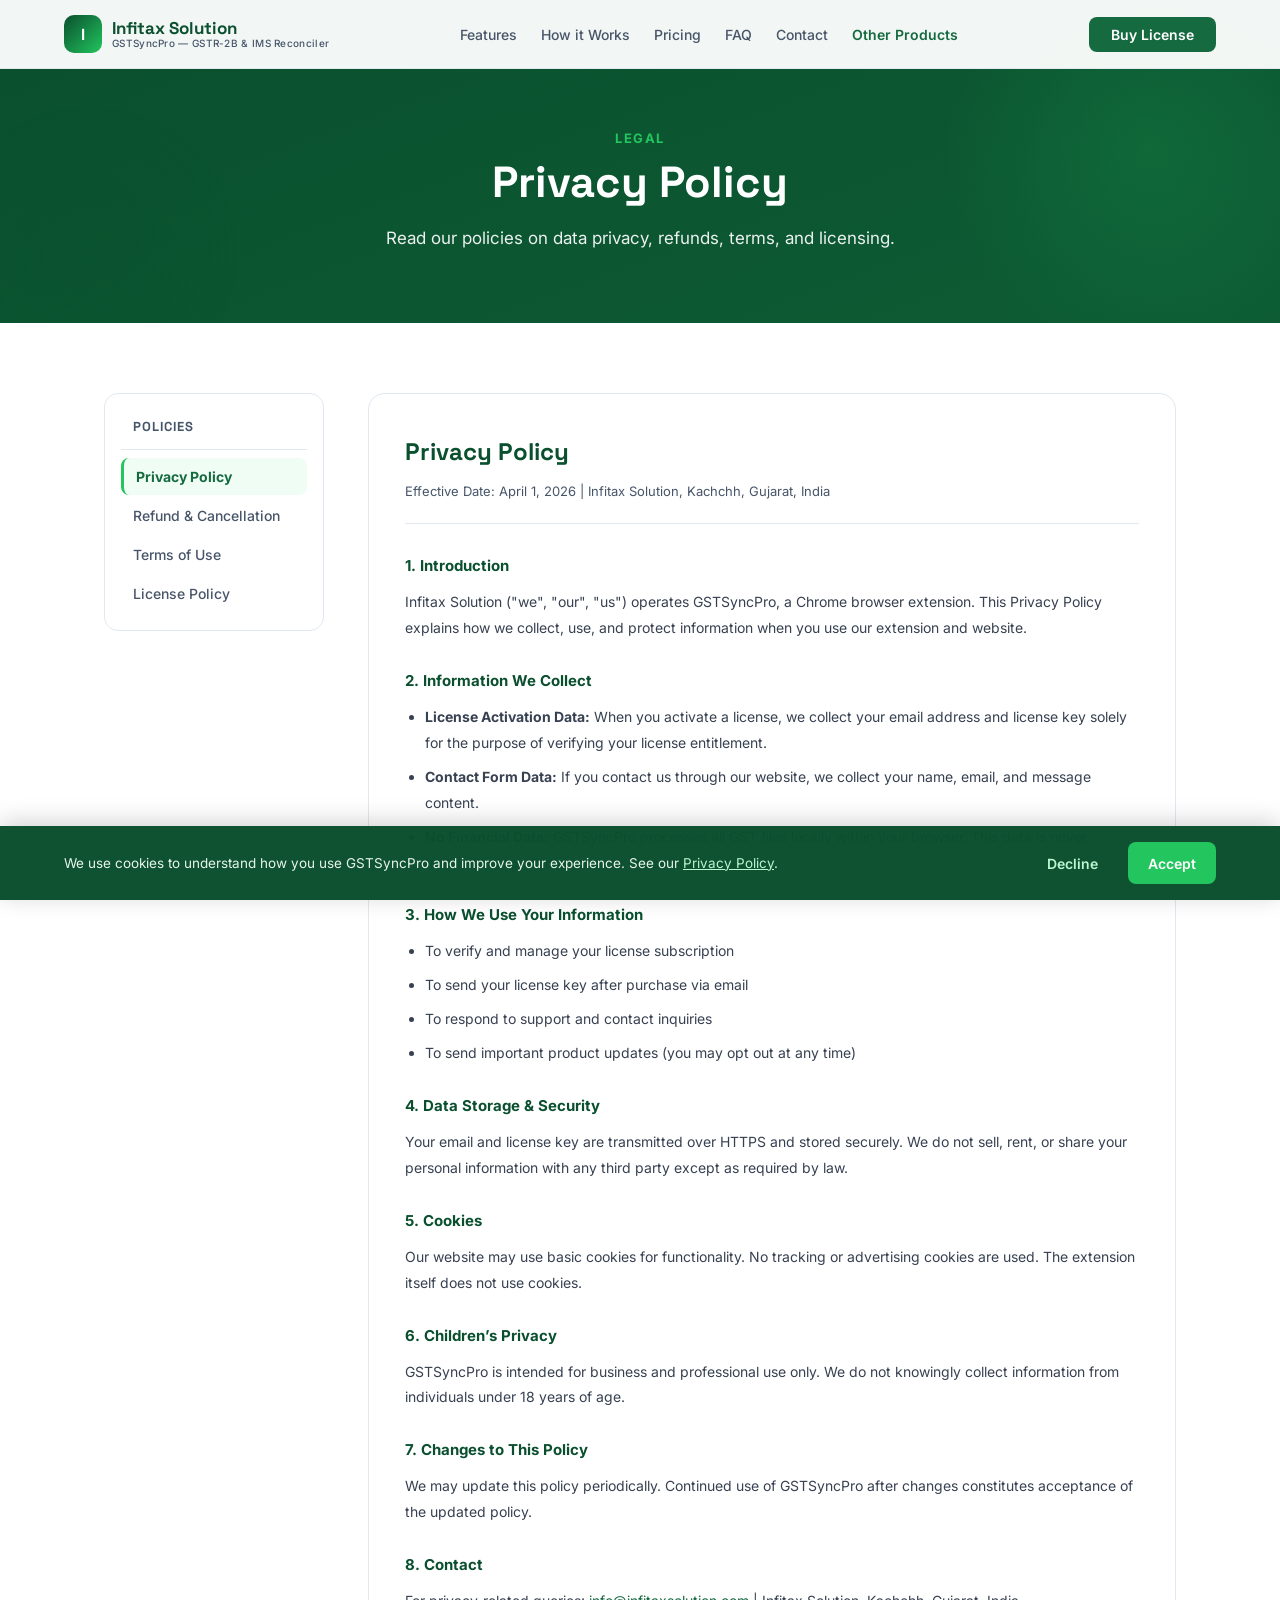
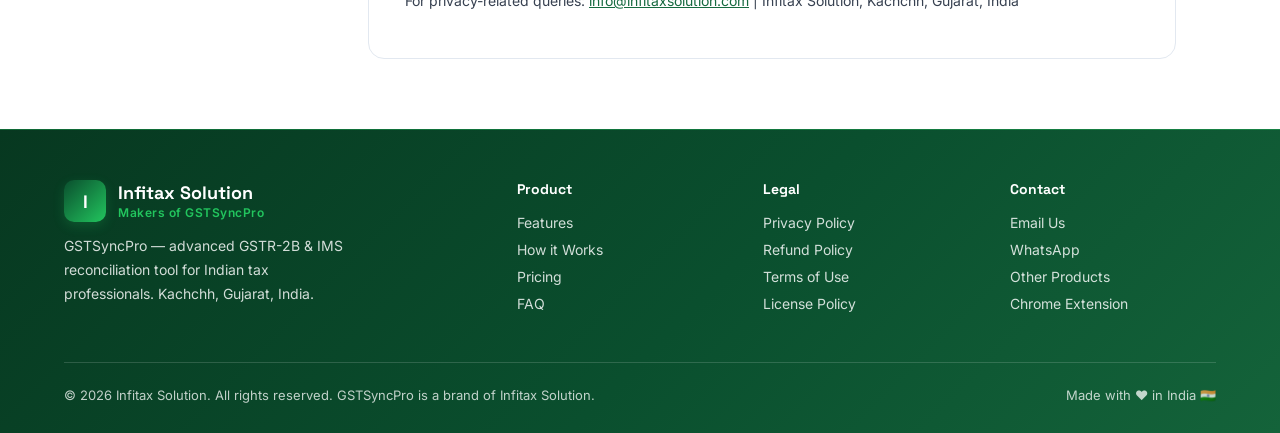
<file: policies/privacy/index.html>
<!DOCTYPE html>
<html lang="en">
<head>
<!-- Google Analytics 4 + Consent Mode v2 -->
<script>
  window.dataLayer = window.dataLayer || [];
  function gtag(){dataLayer.push(arguments);}
  gtag('js', new Date());
  // Default consent: denied until visitor accepts via the cookie banner.
  gtag('consent', 'default', {
    ad_storage: 'denied',
    ad_user_data: 'denied',
    ad_personalization: 'denied',
    analytics_storage: 'denied',
    functionality_storage: 'denied',
    security_storage: 'granted',
    wait_for_update: 500
  });
</script>
<script async src="https://www.googletagmanager.com/gtag/js?id=G-9V9T6C8QKY"></script>
<script>
  gtag('config', 'G-9V9T6C8QKY', { anonymize_ip: true });
</script>
<meta charset="UTF-8">
<meta name="viewport" content="width=device-width, initial-scale=1.0">
<link rel="canonical" href="https://infitaxsolution.com/policies/privacy/">
<title>Privacy Policy — GSTSyncPro | Infitax Solution</title>
<meta name="description" content="GSTSyncPro Privacy Policy — how Infitax Solution collects, uses, and protects your data.">
<link rel="preconnect" href="https://fonts.googleapis.com"><link href="https://fonts.googleapis.com/css2?family=Space+Grotesk:wght@500;600;700;800&family=Inter:wght@300;400;500;600;700&display=swap" rel="stylesheet">
<link rel="stylesheet" href="../../assets/style.css">
<script type="application/ld+json">
{
  "@context": "https://schema.org",
  "@type": "BreadcrumbList",
  "itemListElement": [
    {
      "@type": "ListItem",
      "position": 1,
      "name": "Home",
      "item": "https://infitaxsolution.com/"
    },
    {
      "@type": "ListItem",
      "position": 2,
      "name": "Policies",
      "item": "https://infitaxsolution.com/policies/"
    },
    {
      "@type": "ListItem",
      "position": 3,
      "name": "Privacy Policy",
      "item": "https://infitaxsolution.com/policies/privacy/"
    }
  ]
}
</script>
</head>
<body>
<a href="#main-content" class="skip-link">Skip to main content</a>
<nav>
  <div class="nav-inner">
    <a href="../../" class="nav-logo">
      <div class="logo-icon">I</div>
      <div class="logo-text">
        <span class="logo-brand">Infitax Solution</span>
        <span class="logo-sub">GSTSyncPro — GSTR-2B &amp; IMS Reconciler</span>
      </div>
    </a>
    <ul class="nav-links">
      <li><a href="../../features/" data-nav="features">Features</a></li>
      <li><a href="../../how-it-works/" data-nav="how-it-works">How it Works</a></li>
      <li><a href="../../pricing/" data-nav="pricing">Pricing</a></li>
      <li><a href="../../faq/" data-nav="faq">FAQ</a></li>
      <li><a href="../../contact/" data-nav="contact">Contact</a></li>
      <li><a href="../../products/" data-nav="products" class="nav-products">Other Products</a></li>
      
    </ul>
    <a href="../../pricing/" class="nav-cta">Buy License</a>
    <button class="hamburger" onclick="toggleMenu()" aria-label="Toggle menu" aria-expanded="false" aria-controls="mobileMenu"><span></span><span></span><span></span></button>
  </div>
</nav>
<div class="mobile-menu" id="mobileMenu">
  <a href="../../features/" onclick="toggleMenu()">Features</a>
  <a href="../../how-it-works/" onclick="toggleMenu()">How it Works</a>
  <a href="../../pricing/" onclick="toggleMenu()">Pricing</a>
  <a href="../../faq/" onclick="toggleMenu()">FAQ</a>
  <a href="../../contact/" onclick="toggleMenu()">Contact</a>
  <a href="../../products/" onclick="toggleMenu()">Other Products</a>
  <a href="../../pricing/" onclick="toggleMenu()" style="color:var(--green-mid);font-weight:700;margin-top:8px">&#128273; Buy License</a>
</div>
<div class="page-header" id="main-content">
  <div class="section-inner">
    <div class="section-label">Legal</div>
    <h1>Privacy Policy</h1>
    <p>Read our policies on data privacy, refunds, terms, and licensing.</p>
  </div>
</div>
<div class="page-inner">
  <div class="policy-layout">
    <div class="policy-sidebar">
  <h4>Policies</h4>
  <a href="../../policies/privacy/" class="policy-nav-link active">Privacy Policy</a>
    <a href="../../policies/refund/" class="policy-nav-link">Refund &amp; Cancellation</a>
    <a href="../../policies/terms/" class="policy-nav-link">Terms of Use</a>
    <a href="../../policies/license/" class="policy-nav-link">License Policy</a>
    
</div>
    <div class="policy-content-box">
      <h2>Privacy Policy</h2>
<p class="eff-date">Effective Date: April 1, 2026 | Infitax Solution, Kachchh, Gujarat, India</p>
<h3>1. Introduction</h3>
<p>Infitax Solution ("we", "our", "us") operates GSTSyncPro, a Chrome browser extension. This Privacy Policy explains how we collect, use, and protect information when you use our extension and website.</p>
<h3>2. Information We Collect</h3>
<ul>
  <li><strong>License Activation Data:</strong> When you activate a license, we collect your email address and license key solely for the purpose of verifying your license entitlement.</li>
  <li><strong>Contact Form Data:</strong> If you contact us through our website, we collect your name, email, and message content.</li>
  <li><strong>No Financial Data:</strong> GSTSyncPro processes all GST files locally within your browser. This data is never transmitted to, stored on, or accessed by our servers.</li>
</ul>
<h3>3. How We Use Your Information</h3>
<ul>
  <li>To verify and manage your license subscription</li>
  <li>To send your license key after purchase via email</li>
  <li>To respond to support and contact inquiries</li>
  <li>To send important product updates (you may opt out at any time)</li>
</ul>
<h3>4. Data Storage &amp; Security</h3>
<p>Your email and license key are transmitted over HTTPS and stored securely. We do not sell, rent, or share your personal information with any third party except as required by law.</p>
<h3>5. Cookies</h3>
<p>Our website may use basic cookies for functionality. No tracking or advertising cookies are used. The extension itself does not use cookies.</p>
<h3>6. Children&#8217;s Privacy</h3>
<p>GSTSyncPro is intended for business and professional use only. We do not knowingly collect information from individuals under 18 years of age.</p>
<h3>7. Changes to This Policy</h3>
<p>We may update this policy periodically. Continued use of GSTSyncPro after changes constitutes acceptance of the updated policy.</p>
<h3>8. Contact</h3>
<p>For privacy-related queries: <a href="mailto:info@Infitaxsolution.com">info@infitaxsolution.com</a> | Infitax Solution, Kachchh, Gujarat, India</p>
    </div>
  </div>
</div>
<footer>
  <div class="footer-inner">
    <div class="footer-top">
      <div class="footer-brand">
        <div class="footer-brand-row">
          <div class="footer-logo-icon">I</div>
          <div>
            <div class="footer-brand-name">Infitax Solution</div>
            <div class="footer-brand-sub">Makers of GSTSyncPro</div>
          </div>
        </div>
        <p>GSTSyncPro — advanced GSTR-2B &amp; IMS reconciliation tool for Indian tax professionals. Kachchh, Gujarat, India.</p>
      </div>
      <div class="footer-col">
        <h4>Product</h4>
        <a href="../../features/">Features</a>
        <a href="../../how-it-works/">How it Works</a>
        <a href="../../pricing/">Pricing</a>
        <a href="../../faq/">FAQ</a>
      </div>
      <div class="footer-col">
        <h4>Legal</h4>
        <a href="../../policies/privacy/">Privacy Policy</a>
        <a href="../../policies/refund/">Refund Policy</a>
        <a href="../../policies/terms/">Terms of Use</a>
        <a href="../../policies/license/">License Policy</a>
      </div>
      <div class="footer-col">
        <h4>Contact</h4>
        <a href="mailto:info@infitaxsolution.com">Email Us</a>
        <a href="https://wa.me/916354030446" target="_blank" rel="noopener noreferrer">WhatsApp</a>
        <a href="../../products/">Other Products</a>
        <a href="https://chromewebstore.google.com/detail/aaclnkpbjahikebmjbdmiamlgdohfobl?utm_source=item-share-cb" target="_blank" rel="noopener noreferrer">Chrome Extension</a>
      </div>
    </div>
    <div class="footer-bottom">
      <p>&#169; 2026 Infitax Solution. All rights reserved. GSTSyncPro is a brand of Infitax Solution.</p>
      <p>Made with &#10084;&#65039; in India &#127470;&#127475;</p>
    </div>
  </div>
</footer>

<div class="toast" id="toast"></div>
<script src="../../assets/script.js" defer></script>
<script src="../../assets/analytics.js" defer></script>
</body>
</html>
</file>
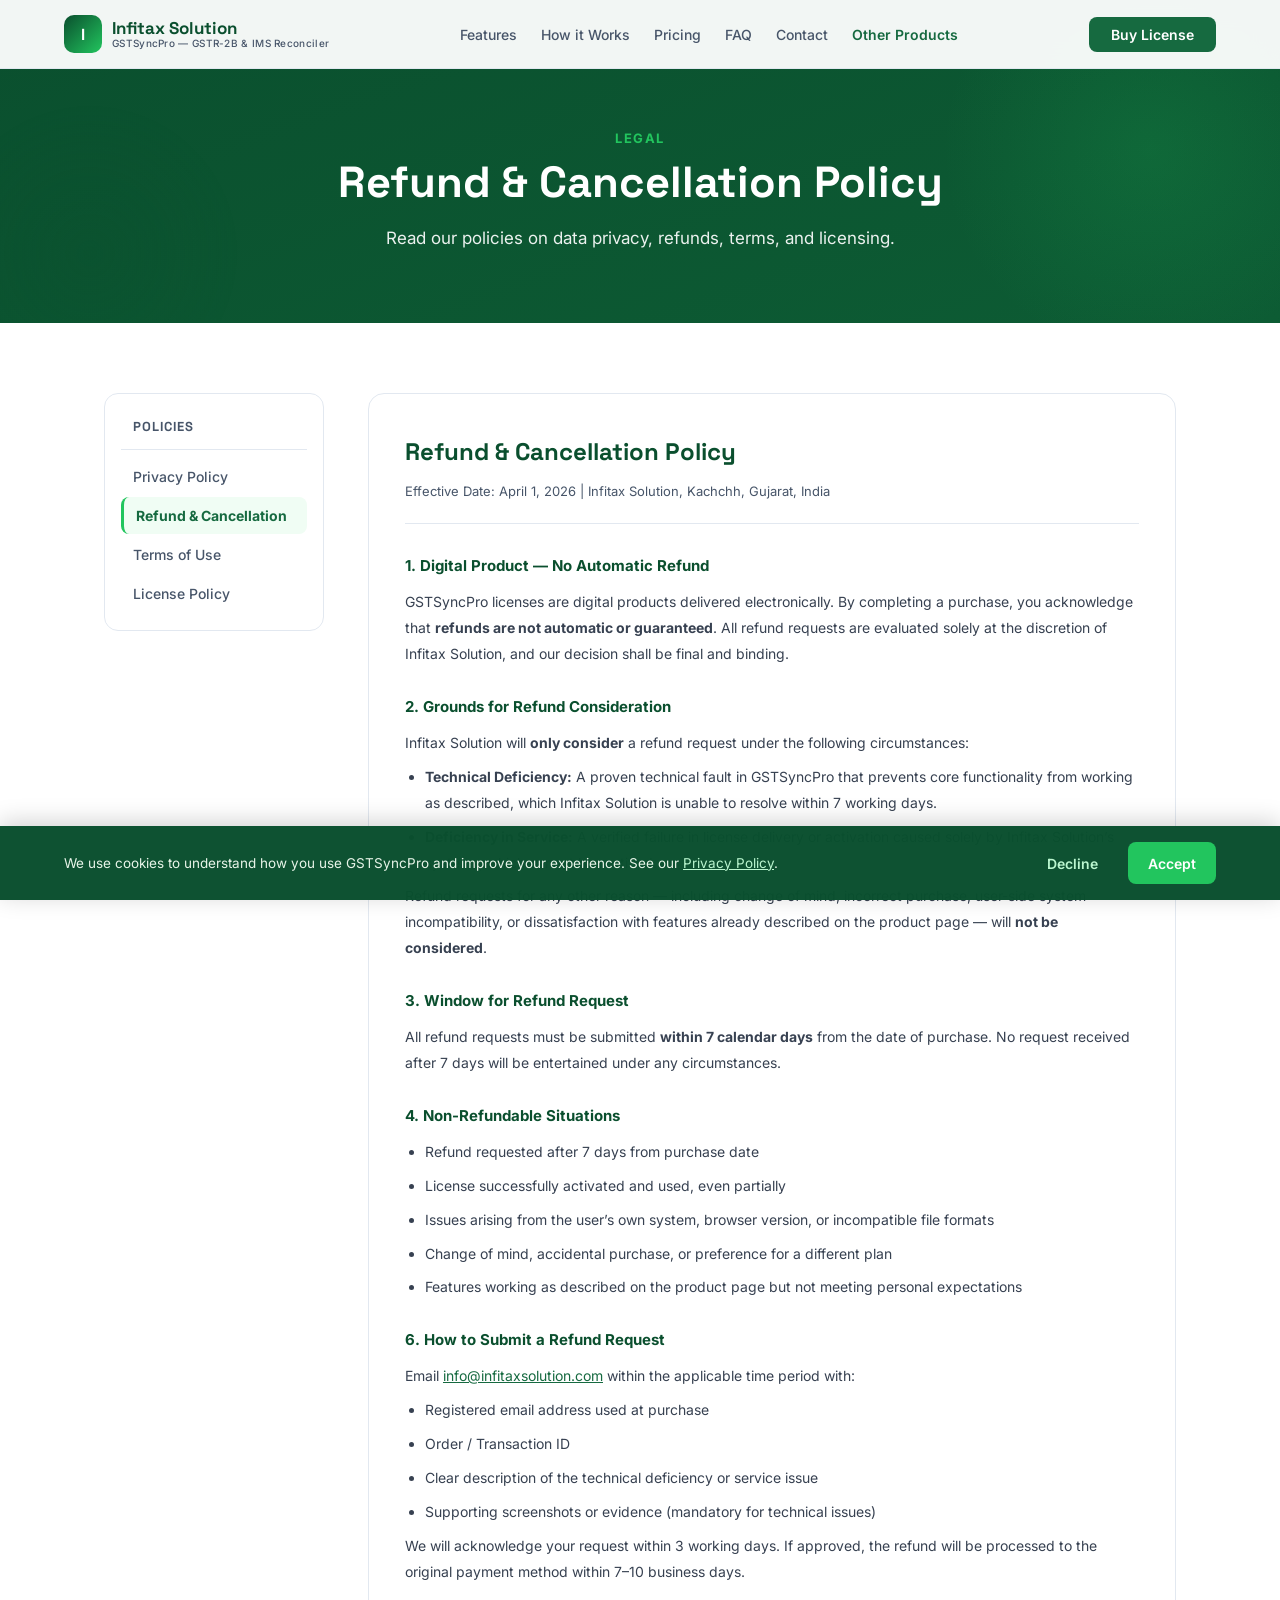
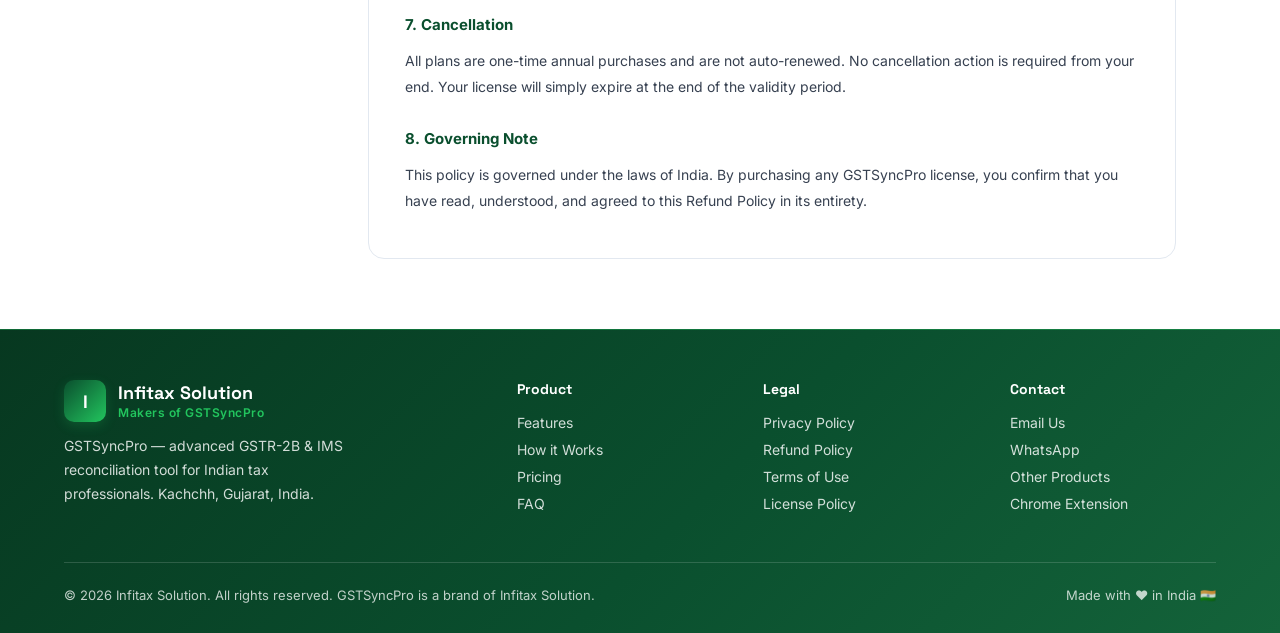
<file: policies/refund/index.html>
<!DOCTYPE html>
<html lang="en">
<head>
<!-- Google Analytics 4 + Consent Mode v2 -->
<script>
  window.dataLayer = window.dataLayer || [];
  function gtag(){dataLayer.push(arguments);}
  gtag('js', new Date());
  // Default consent: denied until visitor accepts via the cookie banner.
  gtag('consent', 'default', {
    ad_storage: 'denied',
    ad_user_data: 'denied',
    ad_personalization: 'denied',
    analytics_storage: 'denied',
    functionality_storage: 'denied',
    security_storage: 'granted',
    wait_for_update: 500
  });
</script>
<script async src="https://www.googletagmanager.com/gtag/js?id=G-9V9T6C8QKY"></script>
<script>
  gtag('config', 'G-9V9T6C8QKY', { anonymize_ip: true });
</script>
<meta charset="UTF-8">
<meta name="viewport" content="width=device-width, initial-scale=1.0">
<link rel="canonical" href="https://infitaxsolution.com/policies/refund/">
<title>Refund & Cancellation Policy — GSTSyncPro | Infitax Solution</title>
<meta name="description" content="GSTSyncPro Refund Policy — understand our refund conditions, time limits, and how to submit a request.">
<link rel="preconnect" href="https://fonts.googleapis.com"><link href="https://fonts.googleapis.com/css2?family=Space+Grotesk:wght@500;600;700;800&family=Inter:wght@300;400;500;600;700&display=swap" rel="stylesheet">
<link rel="stylesheet" href="../../assets/style.css">
<script type="application/ld+json">
{
  "@context": "https://schema.org",
  "@type": "BreadcrumbList",
  "itemListElement": [
    {
      "@type": "ListItem",
      "position": 1,
      "name": "Home",
      "item": "https://infitaxsolution.com/"
    },
    {
      "@type": "ListItem",
      "position": 2,
      "name": "Policies",
      "item": "https://infitaxsolution.com/policies/"
    },
    {
      "@type": "ListItem",
      "position": 3,
      "name": "Refund Policy",
      "item": "https://infitaxsolution.com/policies/refund/"
    }
  ]
}
</script>
</head>
<body>
<a href="#main-content" class="skip-link">Skip to main content</a>
<nav>
  <div class="nav-inner">
    <a href="../../" class="nav-logo">
      <div class="logo-icon">I</div>
      <div class="logo-text">
        <span class="logo-brand">Infitax Solution</span>
        <span class="logo-sub">GSTSyncPro — GSTR-2B &amp; IMS Reconciler</span>
      </div>
    </a>
    <ul class="nav-links">
      <li><a href="../../features/" data-nav="features">Features</a></li>
      <li><a href="../../how-it-works/" data-nav="how-it-works">How it Works</a></li>
      <li><a href="../../pricing/" data-nav="pricing">Pricing</a></li>
      <li><a href="../../faq/" data-nav="faq">FAQ</a></li>
      <li><a href="../../contact/" data-nav="contact">Contact</a></li>
      <li><a href="../../products/" data-nav="products" class="nav-products">Other Products</a></li>
      
    </ul>
    <a href="../../pricing/" class="nav-cta">Buy License</a>
    <button class="hamburger" onclick="toggleMenu()" aria-label="Toggle menu" aria-expanded="false" aria-controls="mobileMenu"><span></span><span></span><span></span></button>
  </div>
</nav>
<div class="mobile-menu" id="mobileMenu">
  <a href="../../features/" onclick="toggleMenu()">Features</a>
  <a href="../../how-it-works/" onclick="toggleMenu()">How it Works</a>
  <a href="../../pricing/" onclick="toggleMenu()">Pricing</a>
  <a href="../../faq/" onclick="toggleMenu()">FAQ</a>
  <a href="../../contact/" onclick="toggleMenu()">Contact</a>
  <a href="../../products/" onclick="toggleMenu()">Other Products</a>
  <a href="../../pricing/" onclick="toggleMenu()" style="color:var(--green-mid);font-weight:700;margin-top:8px">&#128273; Buy License</a>
</div>
<div class="page-header" id="main-content">
  <div class="section-inner">
    <div class="section-label">Legal</div>
    <h1>Refund & Cancellation Policy</h1>
    <p>Read our policies on data privacy, refunds, terms, and licensing.</p>
  </div>
</div>
<div class="page-inner">
  <div class="policy-layout">
    <div class="policy-sidebar">
  <h4>Policies</h4>
  <a href="../../policies/privacy/" class="policy-nav-link">Privacy Policy</a>
    <a href="../../policies/refund/" class="policy-nav-link active">Refund &amp; Cancellation</a>
    <a href="../../policies/terms/" class="policy-nav-link">Terms of Use</a>
    <a href="../../policies/license/" class="policy-nav-link">License Policy</a>
    
</div>
    <div class="policy-content-box">
      <h2>Refund &amp; Cancellation Policy</h2>
<p class="eff-date">Effective Date: April 1, 2026 | Infitax Solution, Kachchh, Gujarat, India</p>
<h3>1. Digital Product — No Automatic Refund</h3>
<p>GSTSyncPro licenses are digital products delivered electronically. By completing a purchase, you acknowledge that <strong>refunds are not automatic or guaranteed</strong>. All refund requests are evaluated solely at the discretion of Infitax Solution, and our decision shall be final and binding.</p>
<h3>2. Grounds for Refund Consideration</h3>
<p>Infitax Solution will <strong>only consider</strong> a refund request under the following circumstances:</p>
<ul>
  <li><strong>Technical Deficiency:</strong> A proven technical fault in GSTSyncPro that prevents core functionality from working as described, which Infitax Solution is unable to resolve within 7 working days.</li>
  <li><strong>Deficiency in Service:</strong> A verified failure in license delivery or activation caused solely by Infitax Solution&#8217;s systems, which cannot be rectified.</li>
</ul>
<p>Refund requests for any other reason &#8212; including change of mind, incorrect purchase, user-side system incompatibility, or dissatisfaction with features already described on the product page &#8212; will <strong>not be considered</strong>.</p>
<h3>3. Window for Refund Request</h3>
<p>All refund requests must be submitted <strong>within 7 calendar days</strong> from the date of purchase. No request received after 7 days will be entertained under any circumstances.</p>
<h3>4. Non-Refundable Situations</h3>
<ul>
  <li>Refund requested after 7 days from purchase date</li>
  <li>License successfully activated and used, even partially</li>
  <li>Issues arising from the user&#8217;s own system, browser version, or incompatible file formats</li>
  <li>Change of mind, accidental purchase, or preference for a different plan</li>
  <li>Features working as described on the product page but not meeting personal expectations</li>
</ul>
<h3>6. How to Submit a Refund Request</h3>
<p>Email <a href="mailto:info@infitaxsolution.com">info@infitaxsolution.com</a> within the applicable time period with:</p>
<ul>
  <li>Registered email address used at purchase</li>
  <li>Order / Transaction ID</li>
  <li>Clear description of the technical deficiency or service issue</li>
  <li>Supporting screenshots or evidence (mandatory for technical issues)</li>
</ul>
<p>We will acknowledge your request within 3 working days. If approved, the refund will be processed to the original payment method within 7&#8211;10 business days.</p>
<h3>7. Cancellation</h3>
<p>All plans are one-time annual purchases and are not auto-renewed. No cancellation action is required from your end. Your license will simply expire at the end of the validity period.</p>
<h3>8. Governing Note</h3>
<p>This policy is governed under the laws of India. By purchasing any GSTSyncPro license, you confirm that you have read, understood, and agreed to this Refund Policy in its entirety.</p>
    </div>
  </div>
</div>
<footer>
  <div class="footer-inner">
    <div class="footer-top">
      <div class="footer-brand">
        <div class="footer-brand-row">
          <div class="footer-logo-icon">I</div>
          <div>
            <div class="footer-brand-name">Infitax Solution</div>
            <div class="footer-brand-sub">Makers of GSTSyncPro</div>
          </div>
        </div>
        <p>GSTSyncPro — advanced GSTR-2B &amp; IMS reconciliation tool for Indian tax professionals. Kachchh, Gujarat, India.</p>
      </div>
      <div class="footer-col">
        <h4>Product</h4>
        <a href="../../features/">Features</a>
        <a href="../../how-it-works/">How it Works</a>
        <a href="../../pricing/">Pricing</a>
        <a href="../../faq/">FAQ</a>
      </div>
      <div class="footer-col">
        <h4>Legal</h4>
        <a href="../../policies/privacy/">Privacy Policy</a>
        <a href="../../policies/refund/">Refund Policy</a>
        <a href="../../policies/terms/">Terms of Use</a>
        <a href="../../policies/license/">License Policy</a>
      </div>
      <div class="footer-col">
        <h4>Contact</h4>
        <a href="mailto:info@Infitaxsolution.com">Email Us</a>
        <a href="https://wa.me/916354030446" target="_blank" rel="noopener noreferrer">WhatsApp</a>
        <a href="../../products/">Other Products</a>
        <a href="https://chromewebstore.google.com/detail/aaclnkpbjahikebmjbdmiamlgdohfobl?utm_source=item-share-cb" target="_blank" rel="noopener noreferrer">Chrome Extension</a>
      </div>
    </div>
    <div class="footer-bottom">
      <p>&#169; 2026 Infitax Solution. All rights reserved. GSTSyncPro is a brand of Infitax Solution.</p>
      <p>Made with &#10084;&#65039; in India &#127470;&#127475;</p>
    </div>
  </div>
</footer>

<div class="toast" id="toast"></div>
<script src="../../assets/script.js" defer></script>
<script src="../../assets/analytics.js" defer></script>
</body>
</html>
</file>
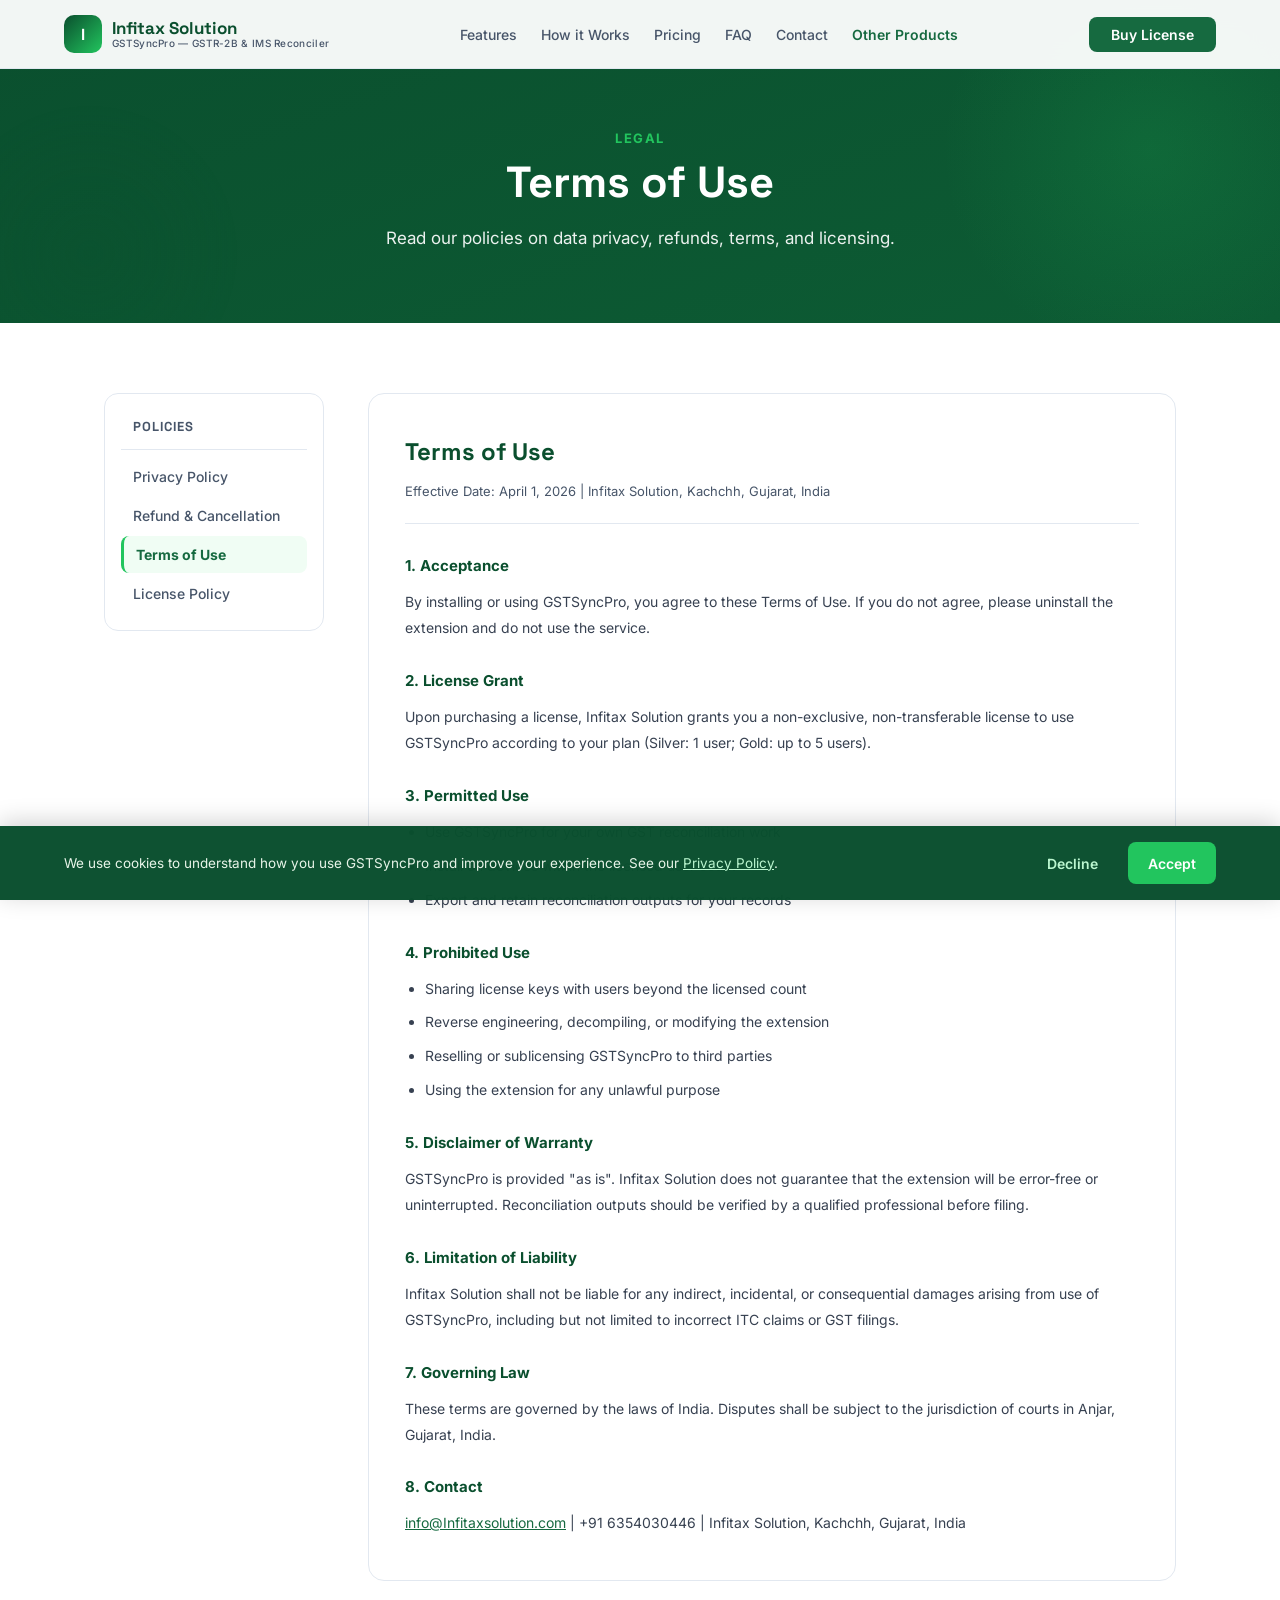
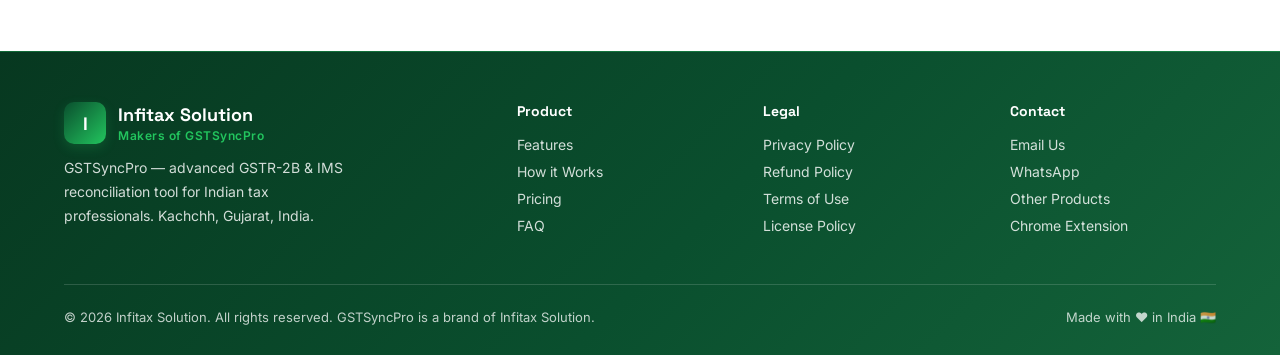
<file: policies/terms/index.html>
<!DOCTYPE html>
<html lang="en">
<head>
<!-- Google Analytics 4 + Consent Mode v2 -->
<script>
  window.dataLayer = window.dataLayer || [];
  function gtag(){dataLayer.push(arguments);}
  gtag('js', new Date());
  // Default consent: denied until visitor accepts via the cookie banner.
  gtag('consent', 'default', {
    ad_storage: 'denied',
    ad_user_data: 'denied',
    ad_personalization: 'denied',
    analytics_storage: 'denied',
    functionality_storage: 'denied',
    security_storage: 'granted',
    wait_for_update: 500
  });
</script>
<script async src="https://www.googletagmanager.com/gtag/js?id=G-9V9T6C8QKY"></script>
<script>
  gtag('config', 'G-9V9T6C8QKY', { anonymize_ip: true });
</script>
<meta charset="UTF-8">
<meta name="viewport" content="width=device-width, initial-scale=1.0">
<link rel="canonical" href="https://infitaxsolution.com/policies/terms/">
<title>Terms of Use — GSTSyncPro | Infitax Solution</title>
<meta name="description" content="GSTSyncPro Terms of Use — license grant, permitted and prohibited use, disclaimer, and liability limits.">
<link rel="preconnect" href="https://fonts.googleapis.com"><link href="https://fonts.googleapis.com/css2?family=Space+Grotesk:wght@500;600;700;800&family=Inter:wght@300;400;500;600;700&display=swap" rel="stylesheet">
<link rel="stylesheet" href="../../assets/style.css">
<script type="application/ld+json">
{
  "@context": "https://schema.org",
  "@type": "BreadcrumbList",
  "itemListElement": [
    {
      "@type": "ListItem",
      "position": 1,
      "name": "Home",
      "item": "https://infitaxsolution.com/"
    },
    {
      "@type": "ListItem",
      "position": 2,
      "name": "Policies",
      "item": "https://infitaxsolution.com/policies/"
    },
    {
      "@type": "ListItem",
      "position": 3,
      "name": "Terms of Use",
      "item": "https://infitaxsolution.com/policies/terms/"
    }
  ]
}
</script>
</head>
<body>
<a href="#main-content" class="skip-link">Skip to main content</a>
<nav>
  <div class="nav-inner">
    <a href="../../" class="nav-logo">
      <div class="logo-icon">I</div>
      <div class="logo-text">
        <span class="logo-brand">Infitax Solution</span>
        <span class="logo-sub">GSTSyncPro — GSTR-2B &amp; IMS Reconciler</span>
      </div>
    </a>
    <ul class="nav-links">
      <li><a href="../../features/" data-nav="features">Features</a></li>
      <li><a href="../../how-it-works/" data-nav="how-it-works">How it Works</a></li>
      <li><a href="../../pricing/" data-nav="pricing">Pricing</a></li>
      <li><a href="../../faq/" data-nav="faq">FAQ</a></li>
      <li><a href="../../contact/" data-nav="contact">Contact</a></li>
      <li><a href="../../products/" data-nav="products" class="nav-products">Other Products</a></li>
      
    </ul>
    <a href="../../pricing/" class="nav-cta">Buy License</a>
    <button class="hamburger" onclick="toggleMenu()" aria-label="Toggle menu" aria-expanded="false" aria-controls="mobileMenu"><span></span><span></span><span></span></button>
  </div>
</nav>
<div class="mobile-menu" id="mobileMenu">
  <a href="../../features/" onclick="toggleMenu()">Features</a>
  <a href="../../how-it-works/" onclick="toggleMenu()">How it Works</a>
  <a href="../../pricing/" onclick="toggleMenu()">Pricing</a>
  <a href="../../faq/" onclick="toggleMenu()">FAQ</a>
  <a href="../../contact/" onclick="toggleMenu()">Contact</a>
  <a href="../../products/" onclick="toggleMenu()">Other Products</a>
  <a href="../../pricing/" onclick="toggleMenu()" style="color:var(--green-mid);font-weight:700;margin-top:8px">&#128273; Buy License</a>
</div>
<div class="page-header" id="main-content">
  <div class="section-inner">
    <div class="section-label">Legal</div>
    <h1>Terms of Use</h1>
    <p>Read our policies on data privacy, refunds, terms, and licensing.</p>
  </div>
</div>
<div class="page-inner">
  <div class="policy-layout">
    <div class="policy-sidebar">
  <h4>Policies</h4>
  <a href="../../policies/privacy/" class="policy-nav-link">Privacy Policy</a>
    <a href="../../policies/refund/" class="policy-nav-link">Refund &amp; Cancellation</a>
    <a href="../../policies/terms/" class="policy-nav-link active">Terms of Use</a>
    <a href="../../policies/license/" class="policy-nav-link">License Policy</a>
    
</div>
    <div class="policy-content-box">
      <h2>Terms of Use</h2>
<p class="eff-date">Effective Date: April 1, 2026 | Infitax Solution, Kachchh, Gujarat, India</p>
<h3>1. Acceptance</h3>
<p>By installing or using GSTSyncPro, you agree to these Terms of Use. If you do not agree, please uninstall the extension and do not use the service.</p>
<h3>2. License Grant</h3>
<p>Upon purchasing a license, Infitax Solution grants you a non-exclusive, non-transferable license to use GSTSyncPro according to your plan (Silver: 1 user; Gold: up to 5 users).</p>
<h3>3. Permitted Use</h3>
<ul>
  <li>Use GSTSyncPro for your own GST reconciliation work</li>
  <li>Install on devices within the licensed user count</li>
  <li>Export and retain reconciliation outputs for your records</li>
</ul>
<h3>4. Prohibited Use</h3>
<ul>
  <li>Sharing license keys with users beyond the licensed count</li>
  <li>Reverse engineering, decompiling, or modifying the extension</li>
  <li>Reselling or sublicensing GSTSyncPro to third parties</li>
  <li>Using the extension for any unlawful purpose</li>
</ul>
<h3>5. Disclaimer of Warranty</h3>
<p>GSTSyncPro is provided "as is". Infitax Solution does not guarantee that the extension will be error-free or uninterrupted. Reconciliation outputs should be verified by a qualified professional before filing.</p>
<h3>6. Limitation of Liability</h3>
<p>Infitax Solution shall not be liable for any indirect, incidental, or consequential damages arising from use of GSTSyncPro, including but not limited to incorrect ITC claims or GST filings.</p>
<h3>7. Governing Law</h3>
<p>These terms are governed by the laws of India. Disputes shall be subject to the jurisdiction of courts in Anjar, Gujarat, India.</p>
<h3>8. Contact</h3>
<p><a href="mailto:info@Infitaxsolution.com">info@Infitaxsolution.com</a> | +91 6354030446 | Infitax Solution, Kachchh, Gujarat, India</p>
    </div>
  </div>
</div>
<footer>
  <div class="footer-inner">
    <div class="footer-top">
      <div class="footer-brand">
        <div class="footer-brand-row">
          <div class="footer-logo-icon">I</div>
          <div>
            <div class="footer-brand-name">Infitax Solution</div>
            <div class="footer-brand-sub">Makers of GSTSyncPro</div>
          </div>
        </div>
        <p>GSTSyncPro — advanced GSTR-2B &amp; IMS reconciliation tool for Indian tax professionals. Kachchh, Gujarat, India.</p>
      </div>
      <div class="footer-col">
        <h4>Product</h4>
        <a href="../../features/">Features</a>
        <a href="../../how-it-works/">How it Works</a>
        <a href="../../pricing/">Pricing</a>
        <a href="../../faq/">FAQ</a>
      </div>
      <div class="footer-col">
        <h4>Legal</h4>
        <a href="../../policies/privacy/">Privacy Policy</a>
        <a href="../../policies/refund/">Refund Policy</a>
        <a href="../../policies/terms/">Terms of Use</a>
        <a href="../../policies/license/">License Policy</a>
      </div>
      <div class="footer-col">
        <h4>Contact</h4>
        <a href="mailto:info@infitaxsolution.com">Email Us</a>
        <a href="https://wa.me/916354030446" target="_blank" rel="noopener noreferrer">WhatsApp</a>
        <a href="../../products/">Other Products</a>
        <a href="https://chromewebstore.google.com/detail/aaclnkpbjahikebmjbdmiamlgdohfobl?utm_source=item-share-cb" target="_blank" rel="noopener noreferrer">Chrome Extension</a>
      </div>
    </div>
    <div class="footer-bottom">
      <p>&#169; 2026 Infitax Solution. All rights reserved. GSTSyncPro is a brand of Infitax Solution.</p>
      <p>Made with &#10084;&#65039; in India &#127470;&#127475;</p>
    </div>
  </div>
</footer>

<div class="toast" id="toast"></div>
<script src="../../assets/script.js" defer></script>
<script src="../../assets/analytics.js" defer></script>
</body>
</html>
</file>
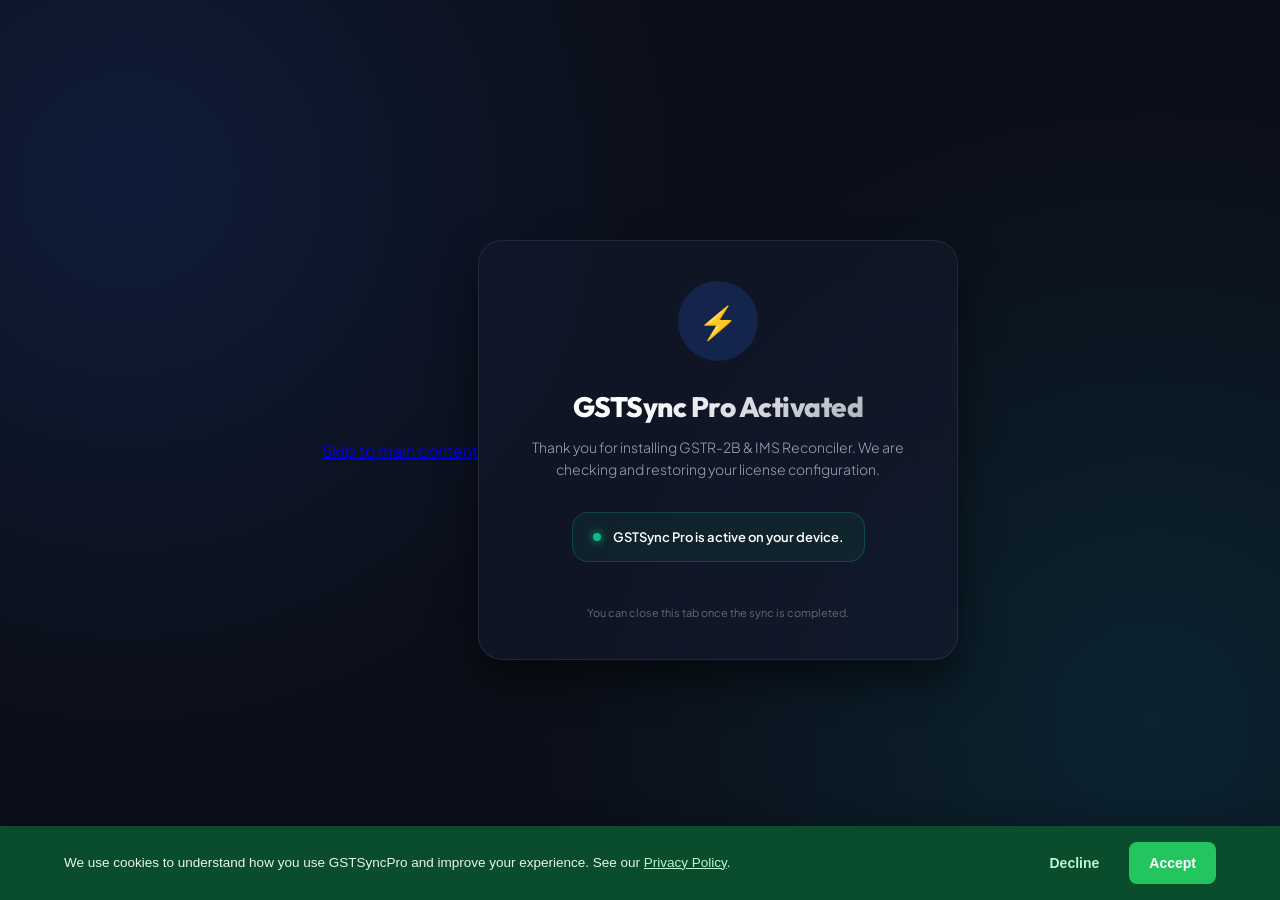
<file: welcome.html>
<!DOCTYPE html>
<html lang="en">
<head>
<!-- Google Analytics 4 + Consent Mode v2 -->
<script>
  window.dataLayer = window.dataLayer || [];
  function gtag(){dataLayer.push(arguments);}
  gtag('js', new Date());
  // Default consent: denied until visitor accepts via the cookie banner.
  gtag('consent', 'default', {
    ad_storage: 'denied',
    ad_user_data: 'denied',
    ad_personalization: 'denied',
    analytics_storage: 'denied',
    functionality_storage: 'denied',
    security_storage: 'granted',
    wait_for_update: 500
  });
</script>
<script async src="https://www.googletagmanager.com/gtag/js?id=G-9V9T6C8QKY"></script>
<script>
  gtag('config', 'G-9V9T6C8QKY', { anonymize_ip: true });
</script>
  <meta charset="UTF-8">
  <meta name="viewport" content="width=device-width, initial-scale=1.0">
  <title>Welcome to GSTSyncPro</title>
  <meta name="rating" content="General">
  <meta name="classification" content="Business &amp; Finance, Tax Software, Chrome Extensions">
  <meta name="robots" content="noindex, nofollow">
  <meta name="referrer" content="strict-origin-when-cross-origin">
  <!-- Modern Premium Typography -->
  <link href="https://fonts.googleapis.com/css2?family=Outfit:wght@400;600;800&family=Plus+Jakarta+Sans:wght@300;400;500;600&display=swap" rel="stylesheet">
  
  <style>
    :root {
      --bg: #0b0f19;
      --card: rgba(20, 26, 46, 0.6);
      --border: rgba(255, 255, 255, 0.08);
      --blue: #2563eb;
      --cyan: #06b6d4;
      --text: #f3f4f6;
      --text-muted: #9ca3af;
      --green: #10b981;
    }

    * {
      box-sizing: border-box;
      margin: 0;
      padding: 0;
    }

    body {
      background-color: var(--bg);
      background-image: 
        radial-gradient(circle at 10% 20%, rgba(37, 99, 235, 0.15) 0%, transparent 40%),
        radial-gradient(circle at 90% 80%, rgba(6, 182, 212, 0.12) 0%, transparent 45%);
      color: var(--text);
      font-family: 'Plus Jakarta Sans', sans-serif;
      min-height: 100vh;
      display: flex;
      align-items: center;
      justify-content: center;
      overflow: hidden;
      padding: 20px;
    }

    /* Glassmorphism Card Container */
    .welcome-card {
      background: var(--card);
      backdrop-filter: blur(20px);
      -webkit-backdrop-filter: blur(20px);
      border: 1px solid var(--border);
      border-radius: 24px;
      padding: 40px 32px;
      width: 100%;
      max-width: 480px;
      text-align: center;
      box-shadow: 0 20px 40px rgba(0, 0, 0, 0.5);
      animation: fadeInUp 0.8s cubic-bezier(0.16, 1, 0.3, 1) both;
    }

    .icon-wrapper {
      position: relative;
      width: 80px;
      height: 80px;
      margin: 0 auto 28px;
    }

    .pulse-ring {
      position: absolute;
      width: 100%;
      height: 100%;
      border-radius: 50%;
      background: rgba(37, 99, 235, 0.2);
      animation: pulse 2s infinite;
    }

    .logo-badge {
      position: absolute;
      top: 50%;
      left: 50%;
      transform: translate(-50%, -50%);
      font-size: 32px;
    }

    h1 {
      font-family: 'Outfit', sans-serif;
      font-size: 28px;
      font-weight: 800;
      margin-bottom: 12px;
      background: linear-gradient(135deg, #ffffff 30%, var(--text-muted) 100%);
      -webkit-background-clip: text;
      -webkit-text-fill-color: transparent;
      letter-spacing: -0.5px;
    }

    p {
      color: var(--text-muted);
      font-size: 14px;
      line-height: 1.6;
      margin-bottom: 32px;
      font-weight: 300;
    }

    /* Sync Indicator States */
    .sync-status {
      background: rgba(255, 255, 255, 0.03);
      border: 1px solid var(--border);
      border-radius: 16px;
      padding: 16px 20px;
      display: inline-flex;
      align-items: center;
      gap: 12px;
      margin-bottom: 20px;
      transition: all 0.4s ease;
    }

    .status-dot {
      width: 8px;
      height: 8px;
      background-color: var(--blue);
      border-radius: 50%;
      box-shadow: 0 0 10px var(--blue);
      animation: blink 1.5s infinite;
    }

    .status-text {
      font-size: 13px;
      font-weight: 600;
      color: #fff;
    }

    /* Completed state */
    .sync-status.completed {
      background: rgba(16, 185, 129, 0.08);
      border-color: rgba(16, 185, 129, 0.25);
    }
    .sync-status.completed .status-dot {
      background-color: var(--green);
      box-shadow: 0 0 10px var(--green);
      animation: none;
    }

    .footer-note {
      font-size: 11px;
      color: rgba(255, 255, 255, 0.35);
      margin-top: 24px;
    }

    /* Animations */
    @keyframes fadeInUp {
      from { opacity: 0; transform: translateY(30px); }
      to { opacity: 1; transform: translateY(0); }
    }

    @keyframes pulse {
      0% { transform: scale(0.95); opacity: 0.8; }
      50% { transform: scale(1.15); opacity: 0.3; }
      100% { transform: scale(0.95); opacity: 0.8; }
    }

    @keyframes blink {
      0%, 100% { opacity: 0.4; }
      50% { opacity: 1; }
    }
  </style>
</head>
<body>
<a href="#main-content" class="skip-link">Skip to main content</a>

  <div class="welcome-card">
    <div class="icon-wrapper">
      <div class="pulse-ring"></div>
      <div class="logo-badge">⚡</div>
    </div>

    <h1>GSTSync Pro Activated</h1>
    <p>Thank you for installing GSTR-2B &amp; IMS Reconciler. We are checking and restoring your license configuration.</p>

    <div class="sync-status" id="statusContainer">
      <div class="status-dot"></div>
      <div class="status-text" id="statusText">Syncing license signature...</div>
    </div>

    <div class="footer-note">
      You can close this tab once the sync is completed.
    </div>
  </div>

  <!-- Secure Synchronization Script -->
  <script>
    (function () {
      var urlParams = new URLSearchParams(window.location.search);
      var extId = urlParams.get('extId');

      if (extId) {
        // Read deviceId from persistent Web LocalStorage
        var deviceId = localStorage.getItem('gstsync_device_id');
        
        if (!deviceId) {
          // First install: Generate new Device ID
          deviceId = 'DEV-' + generateRandomString(8) + generateRandomString(8);
          localStorage.setItem('gstsync_device_id', deviceId);
        }
        
        // Securely message the chrome extension
        if (typeof chrome !== 'undefined' && chrome.runtime && typeof chrome.runtime.sendMessage === 'function') {
          chrome.runtime.sendMessage(extId, {
            type: 'RESTORE_DEVICE_ID',
            deviceId: deviceId
          }, function (response) {
            if (chrome.runtime.lastError) {
              console.warn('[Sync] Extension offline:', chrome.runtime.lastError.message);
              updateUIStatus("Sync failed. Please open the extension manually.", false);
            } else {
              console.info('[Sync] Restored Device ID:', response);
              updateUIStatus("Sync successful! You can close this tab.", true);
            }
          });
        } else {
          // Fallback if chrome API is not detected immediately
          setTimeout(function() {
            window.location.reload();
          }, 1500);
        }
      } else {
        updateUIStatus("GSTSync Pro is active on your device.", true);
      }

      function updateUIStatus(text, isComplete) {
        var statusContainer = document.getElementById('statusContainer');
        var statusText = document.getElementById('statusText');
        
        if (statusText) statusText.textContent = text;
        if (isComplete && statusContainer) {
          statusContainer.classList.add('completed');
        }
      }

      function generateRandomString(length) {
        var chars = 'ABCDEFGHJKLMNPQRSTUVWXYZ23456789';
        var result = '';
        for (var i = 0; i < length; i++) {
          result += chars.charAt(Math.floor(Math.random() * chars.length));
        }
        return result;
      }
    })();
  </script>
<script src="assets/analytics.js" defer></script>
</body>
</html>
</file>
<file: assets/style.css>
/* ── ROOT VARIABLES ── */
:root {
  --green-deep: #0a4f2e;
  --green-mid: #166a40;
  --green-bright: #22c55e;
  --green-light: #bbf7d0;
  --green-pale: #f0fdf4;
  --gold: #f59e0b;
  --white: #ffffff;
  --gray-50: #f8fafc;
  --gray-100: #f1f5f9;
  --gray-200: #e2e8f0;
  --gray-600: #475569;
  --gray-700: #374151;
  --gray-800: #1e293b;
  --text: #0f1f12;
  --shadow: 0 4px 32px rgba(22,106,64,0.10);
  --radius: 16px;
}
*,*::before,*::after{box-sizing:border-box;margin:0;padding:0}
html{scroll-behavior:smooth}
body{font-family:'Inter',sans-serif;color:var(--text);background:#fff;overflow-x:hidden}
a{text-decoration:none;color:inherit}
img{max-width:100%}

/* ── NAV ── */
nav{position:fixed;top:0;left:0;width:100%;z-index:999;background:rgba(255,255,255,0.95);backdrop-filter:blur(12px);border-bottom:1px solid var(--gray-200);padding:0 5%}
.nav-inner{max-width:1200px;margin:0 auto;display:flex;align-items:center;justify-content:space-between;height:68px}
.nav-logo{display:flex;align-items:center;gap:10px}
.nav-logo .logo-icon{width:38px;height:38px;background:linear-gradient(135deg,var(--green-deep),var(--green-bright));border-radius:10px;display:flex;align-items:center;justify-content:center;color:#fff;font-family:'Space Grotesk',sans-serif;font-weight:800;font-size:16px;flex-shrink:0}
.nav-logo .logo-text{display:flex;flex-direction:column;line-height:1.1}
.nav-logo .logo-brand{font-family:'Space Grotesk',sans-serif;font-weight:800;font-size:17px;color:var(--green-deep)}
.nav-logo .logo-sub{font-size:10px;font-weight:500;color:var(--gray-600);letter-spacing:.3px}
.nav-links{display:flex;align-items:center;gap:24px;list-style:none}
.nav-links a{font-size:14px;font-weight:500;color:var(--gray-600);transition:.2s;padding:4px 0;border-bottom:2px solid transparent}
.nav-links a:hover,.nav-links a.active{color:var(--green-mid);border-bottom-color:var(--green-bright)}
.nav-links a.nav-products{color:var(--green-mid);font-weight:600}
.nav-cta{background:var(--green-mid);color:#fff !important;padding:9px 22px;border-radius:8px;font-size:14px;font-weight:600;transition:.2s;border-bottom:none !important}
.nav-cta:hover{background:var(--green-deep);color:#fff !important}
.hamburger{display:none;flex-direction:column;gap:5px;cursor:pointer;padding:4px;background:none;border:none}
.hamburger span{display:block;width:24px;height:2px;background:var(--green-deep);border-radius:2px;transition:.3s}
.mobile-menu{display:none;position:fixed;top:68px;left:0;width:100%;background:#fff;border-bottom:1px solid var(--gray-200);padding:20px 5%;z-index:998}
.mobile-menu.open{display:block}
.mobile-menu a{display:block;padding:12px 0;font-size:15px;font-weight:500;color:var(--gray-600);border-bottom:1px solid var(--gray-100)}

/* ── PAGE HEADER (inner pages) ── */
.page-header{background:linear-gradient(160deg,var(--green-deep) 0%,#0d5c34 100%);padding:130px 5% 70px;text-align:center;position:relative;overflow:hidden}
.page-header::before{content:'';position:absolute;top:-60px;right:-80px;width:420px;height:420px;background:radial-gradient(circle,rgba(34,197,94,0.15) 0%,transparent 70%);border-radius:50%;pointer-events:none}
.page-header::after{content:'';position:absolute;bottom:-80px;left:-60px;width:300px;height:300px;background:radial-gradient(circle,rgba(10,79,46,0.2) 0%,transparent 70%);border-radius:50%;pointer-events:none}
.page-header .section-label{color:var(--green-bright)}
.page-header h1{font-family:'Space Grotesk',sans-serif;font-size:clamp(24px,3.4vw,44px);font-weight:800;color:#fff;margin-bottom:16px;line-height:1.2;white-space:nowrap}
@media (max-width:768px){.page-header h1{white-space:normal}}
.page-header p{font-size:17px;color:rgba(255,255,255,0.92) !important;max-width:680px;margin:0 auto;line-height:1.7}
.page-header-light {
  background: linear-gradient(160deg, #f0fdf4 0%, #dcfce7 100%);
  padding: 130px 5% 65px;
  text-align: center;
  position: relative;
  overflow: hidden;
  border-bottom: 1px solid #bbf7d0;
}
.page-header-light::before {
  content: '';
  position: absolute;
  top: -60px;
  right: -80px;
  width: 420px;
  height: 420px;
  background: radial-gradient(circle, rgba(34, 197, 94, 0.15) 0%, transparent 70%);
  border-radius: 50%;
  pointer-events: none;
}
.page-header-light .section-label {
  color: var(--green-mid);
  font-size: 13px;
  font-weight: 700;
  text-transform: uppercase;
  letter-spacing: 1.5px;
  margin-bottom: 10px;
}
.page-header-light h1 {
  font-family: 'Space Grotesk', sans-serif;
  font-size: clamp(26px, 3.6vw, 44px);
  font-weight: 800;
  color: var(--green-deep);
  margin-bottom: 16px;
  line-height: 1.2;
}
.page-header-light p {
  font-size: 17px;
  color: var(--gray-600);
  max-width: 660px;
  margin: 0 auto;
  line-height: 1.7;
}

/* ── HERO ── */
.hero{min-height:100vh;background:linear-gradient(160deg,var(--green-pale) 0%,#e8f5e9 40%,#fff 100%);display:flex;align-items:center;padding:100px 5% 60px;position:relative;overflow:hidden}
.hero::before{content:'';position:absolute;top:-80px;right:-120px;width:600px;height:600px;background:radial-gradient(circle,rgba(34,197,94,0.12) 0%,transparent 70%);border-radius:50%;pointer-events:none}
.hero::after{content:'';position:absolute;bottom:-100px;left:-80px;width:400px;height:400px;background:radial-gradient(circle,rgba(10,79,46,0.07) 0%,transparent 70%);border-radius:50%;pointer-events:none}
.hero-inner{max-width:1200px;margin:0 auto;display:grid;grid-template-columns:1fr 1fr;gap:60px;align-items:center}
.hero-badge{display:inline-flex;align-items:center;gap:8px;background:var(--green-light);color:var(--green-deep);padding:6px 14px;border-radius:50px;font-size:13px;font-weight:600;margin-bottom:20px;border:1px solid rgba(34,197,94,0.3)}
.hero-badge::before{content:'●';color:var(--green-bright);font-size:10px;animation:pulse 2s infinite}
@keyframes pulse{0%,100%{opacity:1}50%{opacity:0.3}}
h1.hero-h1{font-family:'Space Grotesk',sans-serif;font-size:clamp(22px,2.5vw,36px);font-weight:800;line-height:1.2;color:var(--green-deep);margin-bottom:20px;white-space:nowrap}
@media (max-width:900px){h1.hero-h1{white-space:normal}}
h1.hero-h1 span{color:var(--green-mid)}
.hero-sub{font-size:18px;color:var(--gray-600);line-height:1.7;margin-bottom:36px;max-width:480px}
.hero-actions{display:flex;gap:14px;flex-wrap:wrap;margin-bottom:40px}
.btn-primary{background:linear-gradient(135deg,var(--green-mid),var(--green-deep));color:#fff;padding:14px 28px;border-radius:10px;font-size:15px;font-weight:600;transition:.25s;box-shadow:0 4px 20px rgba(22,106,64,0.3);display:inline-block}
.btn-primary:hover{transform:translateY(-2px);box-shadow:0 8px 28px rgba(22,106,64,0.4);color:#fff}
.btn-secondary{background:#fff;color:var(--green-mid);padding:14px 28px;border-radius:10px;font-size:15px;font-weight:600;border:2px solid var(--green-mid);transition:.25s;display:inline-block}
.btn-secondary:hover{background:var(--green-pale);transform:translateY(-2px)}
.hero-stats{display:flex;gap:30px;flex-wrap:wrap}
.stat-num{font-family:'Space Grotesk',sans-serif;font-size:28px;font-weight:800;color:var(--green-deep)}
.stat-label{font-size:13px;color:var(--gray-600);margin-top:2px}
.hero-visual{position:relative}
.hero-card{background:#fff;border-radius:20px;padding:28px;box-shadow:0 20px 60px rgba(22,106,64,0.15);border:1px solid var(--gray-200);position:relative;overflow:hidden}
.hero-card::before{content:'';position:absolute;top:0;left:0;right:0;height:4px;background:linear-gradient(90deg,var(--green-bright),var(--green-deep))}
.card-header{display:flex;align-items:center;gap:12px;margin-bottom:20px}
.card-dots{display:flex;gap:6px}
.card-dots span{width:10px;height:10px;border-radius:50%;background:var(--gray-200)}
.card-dots span:first-child{background:#ff5f57}
.card-dots span:nth-child(2){background:#ffbd2e}
.card-dots span:last-child{background:#28c840}
.card-title{font-size:13px;color:var(--gray-600);font-weight:500}
.match-row{display:flex;align-items:center;justify-content:space-between;padding:10px 12px;border-radius:8px;margin-bottom:8px;font-size:13px;font-weight:500}
.match-row.matched{background:#f0fdf4;border:1px solid #bbf7d0;color:var(--green-mid)}
.match-row.pending{background:#fffbeb;border:1px solid #fde68a;color:#92400e}
.match-row.mismatch{background:#fef2f2;border:1px solid #fecaca;color:#991b1b}
.match-badge{font-size:11px;padding:3px 10px;border-radius:50px;font-weight:600}
.match-badge.m{background:#dcfce7;color:#166534}
.match-badge.p{background:#fef9c3;color:#713f12}
.match-badge.x{background:#fee2e2;color:#7f1d1d}
.itc-box{margin-top:16px;background:var(--green-deep);border-radius:10px;padding:14px 16px;color:#fff}
.itc-label{font-size:11px;opacity:.7;text-transform:uppercase;letter-spacing:.5px}
.itc-amount{font-family:'Space Grotesk',sans-serif;font-size:22px;font-weight:800;margin-top:2px}
.floating-tag{position:absolute;background:#fff;border-radius:10px;padding:10px 14px;box-shadow:0 8px 24px rgba(0,0,0,.12);font-size:12px;font-weight:600;display:flex;align-items:center;gap:7px;white-space:nowrap}
.floating-tag.t1{top:-16px;right:20px;color:var(--green-mid);animation:float1 3s ease-in-out infinite}
.floating-tag.t2{bottom:-16px;left:10px;color:#f59e0b;animation:float2 3s ease-in-out infinite 1.5s}
@keyframes float1{0%,100%{transform:translateY(0)}50%{transform:translateY(-8px)}}
@keyframes float2{0%,100%{transform:translateY(0)}50%{transform:translateY(8px)}}

/* ── SECTION BASE ── */
section{padding:80px 5%}
.section-inner{max-width:1200px;margin:0 auto}
.section-label{font-size:13px;font-weight:700;color:var(--green-mid);text-transform:uppercase;letter-spacing:1.5px;margin-bottom:10px}
.section-title{font-family:'Space Grotesk',sans-serif;font-size:clamp(28px,4vw,42px);font-weight:800;color:var(--green-deep);margin-bottom:16px;line-height:1.2}
.section-sub{font-size:17px;color:var(--gray-600);max-width:560px;line-height:1.7}
.page-inner{max-width:1200px;margin:0 auto;padding:70px 5%}

/* ── HOW IT WORKS ── */
.how-bg{background:var(--gray-50)}
.steps{display:grid;grid-template-columns:repeat(auto-fit,minmax(220px,1fr));gap:28px;margin-top:50px}
.step-card{background:#fff;border-radius:16px;padding:28px;border:1px solid var(--gray-200);position:relative;transition:.3s}
.step-card:hover{transform:translateY(-4px);box-shadow:var(--shadow)}
.step-num{width:44px;height:44px;background:linear-gradient(135deg,var(--green-deep),var(--green-mid));border-radius:12px;display:flex;align-items:center;justify-content:center;color:#fff;font-family:'Space Grotesk',sans-serif;font-weight:800;font-size:18px;margin-bottom:18px}
.step-card h3{font-family:'Space Grotesk',sans-serif;font-size:16px;font-weight:700;color:var(--green-deep);margin-bottom:10px}
.step-card p{font-size:14px;color:var(--gray-600);line-height:1.6}

/* ── FEATURES ── */
.features-grid{display:grid;grid-template-columns:repeat(auto-fit,minmax(280px,1fr));gap:24px;margin-top:50px}
.feat{background:#fff;border:1px solid var(--gray-200);border-radius:16px;padding:26px;transition:.3s;position:relative;overflow:hidden}
.feat::before{content:'';position:absolute;top:0;left:0;width:3px;height:100%;background:linear-gradient(180deg,var(--green-bright),var(--green-deep));opacity:0;transition:.3s}
.feat:hover::before{opacity:1}
.feat:hover{transform:translateY(-3px);box-shadow:var(--shadow)}
.feat-icon{font-size:28px;margin-bottom:14px}
.feat h3{font-family:'Space Grotesk',sans-serif;font-size:15px;font-weight:700;color:var(--green-deep);margin-bottom:8px}
.feat p{font-size:14px;color:var(--gray-600);line-height:1.6}

/* ── PRICING ── */
.pricing-bg{background:linear-gradient(160deg,var(--green-deep) 0%,#0d5c34 100%);color:#fff}
.pricing-bg .section-title{color:#fff}
.pricing-bg .section-sub{color:rgba(255,255,255,.9)}
.pricing-bg .section-label{color:var(--green-light)}
.discount-banner{background:rgba(255,255,255,.1);border:1px solid rgba(255,255,255,.2);border-radius:12px;padding:12px 20px;display:inline-flex;align-items:center;gap:10px;margin-top:20px;margin-bottom:50px;font-size:14px;font-weight:500;color:rgba(255,255,255,1)}
.discount-banner strong{color:var(--green-light)}
.plans{display:grid;grid-template-columns:repeat(auto-fit,minmax(280px,1fr));gap:24px}
.plan{background:rgba(255,255,255,.07);border:1px solid rgba(255,255,255,.15);border-radius:20px;padding:32px;position:relative;transition:.3s;backdrop-filter:blur(10px)}
.plan:hover{transform:translateY(-4px);background:rgba(255,255,255,.12)}
.plan.popular{border-color:var(--green-bright);background:rgba(34,197,94,.1)}
.popular-badge{position:absolute;top:-14px;left:50%;transform:translateX(-50%);background:var(--green-bright);color:var(--green-deep);font-size:12px;font-weight:700;padding:5px 18px;border-radius:50px;white-space:nowrap}
.plan-icon{font-size:36px;margin-bottom:16px}
.plan-name{font-family:'Space Grotesk',sans-serif;font-size:22px;font-weight:800;margin-bottom:6px}
.plan-desc{font-size:14px;color:rgba(255,255,255,.9);margin-bottom:20px}
.price-original{font-size:15px;color:rgba(255,255,255,.6);text-decoration:line-through;display:block}
.price-current{font-family:'Space Grotesk',sans-serif;font-size:40px;font-weight:800;color:var(--green-light)}
.price-current span{font-size:16px;font-weight:500;color:rgba(255,255,255,.8)}
.price-note{font-size:12px;color:rgba(255,255,255,.75);margin-bottom:24px}
.plan-features{list-style:none;margin-bottom:28px}
.plan-features li{font-size:14px;color:rgba(255,255,255,.8);padding:7px 0;border-bottom:1px solid rgba(255,255,255,.08);display:flex;align-items:center;gap:8px}
.plan-features li::before{content:'✓';color:var(--green-bright);font-weight:700;flex-shrink:0}
.plan-btn{display:block;text-align:center;background:var(--green-bright);color:var(--green-deep);padding:13px;border-radius:10px;font-weight:700;font-size:15px;transition:.25s;cursor:pointer;border:none;width:100%;font-family:'DM Sans',sans-serif}
.plan-btn:hover{background:#16a34a;color:#fff;transform:translateY(-1px)}
.plan.popular .plan-btn{background:#fff;color:var(--green-deep)}
.plan.popular .plan-btn:hover{background:var(--green-bright)}
.upi-note{margin-top:40px;text-align:center;font-size:13px;color:rgba(255,255,255,.55);background:rgba(255,255,255,.05);border-radius:10px;padding:14px;border:1px solid rgba(255,255,255,.1)}
.trial-box{background:var(--green-pale);border:2px dashed var(--green-light);border-radius:20px;padding:36px;text-align:center;margin-top:50px}
.trial-box h3{font-family:'Space Grotesk',sans-serif;font-size:22px;font-weight:800;color:var(--green-deep);margin-bottom:10px}
.trial-box p{color:var(--gray-600);font-size:15px;margin-bottom:20px}

/* ── FAQ ── */
.faq-list{margin-top:50px;display:grid;gap:14px}
.faq-item{background:#fff;border:1px solid var(--gray-200);border-radius:14px;overflow:hidden}
.faq-q{padding:18px 22px;cursor:pointer;display:flex;justify-content:space-between;align-items:center;font-weight:600;font-size:15px;color:var(--green-deep);transition:.2s;user-select:none}
.faq-q:hover{background:var(--green-pale)}
.faq-arrow{font-size:18px;transition:.3s;color:var(--green-bright)}
.faq-item.open .faq-arrow{transform:rotate(180deg)}
.faq-a{padding:0 22px;max-height:0;overflow:hidden;transition:.35s ease;font-size:14px;color:var(--gray-600);line-height:1.7}
.faq-item.open .faq-a{padding:0 22px 18px;max-height:400px}

/* ── POLICY PAGES ── */
.policy-layout{display:grid;grid-template-columns:220px 1fr;gap:44px;align-items:start}
.policy-sidebar{position:sticky;top:88px;background:#fff;border:1px solid var(--gray-200);border-radius:14px;padding:16px;overflow:hidden}
.policy-sidebar h4{font-family:'Space Grotesk',sans-serif;font-size:13px;font-weight:700;color:var(--gray-600);text-transform:uppercase;letter-spacing:1px;padding:8px 12px 14px;border-bottom:1px solid var(--gray-200);margin-bottom:8px}
.policy-nav-link{display:block;padding:10px 12px;border-radius:8px;font-size:14px;font-weight:500;color:var(--gray-600);transition:.2s;margin-bottom:2px}
.policy-nav-link:hover{background:var(--green-pale);color:var(--green-mid)}
.policy-nav-link.active{background:var(--green-pale);color:var(--green-mid);font-weight:700;border-left:3px solid var(--green-bright)}
.policy-content-box{background:#fff;border:1px solid var(--gray-200);border-radius:16px;padding:36px;line-height:1.8}
.policy-content-box h2{font-family:'Space Grotesk',sans-serif;font-size:24px;font-weight:800;color:var(--green-deep);margin-bottom:6px}
.policy-content-box .eff-date{font-size:13px;color:var(--gray-600);margin-bottom:28px;padding-bottom:20px;border-bottom:1px solid var(--gray-200)}
.policy-content-box h3{font-size:15px;font-weight:700;color:var(--green-deep);margin:26px 0 10px}
.policy-content-box p,.policy-content-box li{font-size:14px;color:#374151;line-height:1.85;margin-bottom:8px}
.policy-content-box ul{padding-left:20px;margin-bottom:8px}
.policy-content-box ul li{list-style:disc}
.policy-content-box a{color:var(--green-mid);text-decoration:underline}

/* ── CONTACT ── */
.contact-dark {
  background: linear-gradient(160deg, #f0fdf4 0%, #e8f5e9 100%);
  color: var(--text);
  border-bottom: 1px solid var(--green-light);
}
.contact-dark .section-title {
  color: var(--green-deep);
}
.contact-grid {
  display: grid;
  grid-template-columns: 1fr 1fr;
  gap: 60px;
  align-items: start;
}
.contact-info h3 {
  font-family: 'Space Grotesk', sans-serif;
  font-size: 22px;
  font-weight: 800;
  margin-bottom: 24px;
  color: var(--green-deep);
}
.contact-item {
  display: flex;
  align-items: flex-start;
  gap: 14px;
  margin-bottom: 24px;
}
.c-icon {
  width: 44px;
  height: 44px;
  background: var(--green-pale);
  border: 1px solid var(--green-light);
  border-radius: 12px;
  display: flex;
  align-items: center;
  justify-content: center;
  font-size: 18px;
  flex-shrink: 0;
}
.c-label {
  font-size: 12px;
  color: var(--gray-600);
  text-transform: uppercase;
  letter-spacing: .5px;
  font-weight: 600;
}
.c-val {
  font-size: 15px;
  color: var(--green-deep);
  margin-top: 3px;
  font-weight: 600;
}
.c-val a {
  color: var(--green-mid);
  transition: color 0.2s;
}
.c-val a:hover {
  color: var(--green-deep);
}
.contact-form-box {
  background: #ffffff;
  border: 1px solid var(--gray-200);
  border-radius: 20px;
  padding: 36px;
  box-shadow: 0 12px 36px rgba(22, 106, 64, 0.08);
}
.contact-form-box h3 {
  font-family: 'Space Grotesk', sans-serif;
  font-size: 20px;
  font-weight: 800;
  margin-bottom: 22px;
  color: var(--green-deep);
}
.form-group {
  margin-bottom: 18px;
}
.form-group label {
  display: block;
  font-size: 13px;
  font-weight: 600;
  color: var(--gray-700);
  margin-bottom: 6px;
}
.form-group input, .form-group textarea, .form-group select {
  width: 100%;
  background: var(--gray-50);
  border: 1px solid var(--gray-200);
  border-radius: 10px;
  padding: 12px 14px;
  color: var(--text);
  font-size: 14px;
  font-family: 'Inter', sans-serif;
  outline: none;
  transition: .2s;
}
.form-group input::placeholder, .form-group textarea::placeholder {
  color: var(--gray-600);
  opacity: 0.7;
}
.form-group input:focus, .form-group textarea:focus, .form-group select:focus {
  border-color: var(--green-bright);
  background: #fff;
  box-shadow: 0 0 0 3px rgba(34, 197, 94, 0.15);
}
.form-group select option {
  background: #fff;
  color: var(--text);
}
.form-group textarea {
  resize: vertical;
  min-height: 110px;
}
.submit-btn {
  background: linear-gradient(135deg, var(--green-mid), var(--green-deep));
  color: #fff;
  border: none;
  padding: 14px 28px;
  border-radius: 10px;
  font-size: 15px;
  font-weight: 700;
  cursor: pointer;
  width: 100%;
  transition: .25s;
  font-family: 'Space Grotesk', sans-serif;
  box-shadow: 0 4px 16px rgba(22, 106, 64, 0.2);
}
.submit-btn:hover {
  background: var(--green-deep);
  box-shadow: 0 8px 24px rgba(22, 106, 64, 0.3);
  transform: translateY(-1px);
}
.form-note {
  font-size: 12px;
  color: var(--gray-600);
  margin-top: 12px;
  text-align: center;
}

/* ── PRODUCTS PAGE ── */
.products-grid{display:grid;grid-template-columns:repeat(auto-fit,minmax(300px,1fr));gap:28px;margin-top:50px}
.product-card{background:#fff;border-radius:20px;border:1px solid var(--gray-200);overflow:hidden;transition:.3s;position:relative}
.product-card:hover{transform:translateY(-4px);box-shadow:var(--shadow)}
.product-card-head{padding:28px 28px 20px;background:linear-gradient(135deg,var(--green-pale),#fff);border-bottom:1px solid var(--gray-200)}
.product-card-body{padding:22px 28px 28px}
.product-badge{display:inline-block;font-size:11px;font-weight:700;padding:4px 12px;border-radius:50px;margin-bottom:14px;text-transform:uppercase;letter-spacing:.8px}
.product-badge.active-badge{background:#dcfce7;color:#166534}
.product-badge.soon-badge{background:var(--gray-100);color:var(--gray-600)}
.product-badge.beta-badge{background:#fef9c3;color:#713f12}
.product-icon{font-size:40px;margin-bottom:10px}
.product-name{font-family:'Space Grotesk',sans-serif;font-size:20px;font-weight:800;color:var(--green-deep);margin-bottom:6px}
.product-tagline{font-size:13px;color:var(--gray-600);font-weight:500}
.product-desc{font-size:14px;color:var(--gray-600);line-height:1.65;margin-bottom:20px}
.product-tags{display:flex;gap:8px;flex-wrap:wrap;margin-bottom:20px}
.product-tag{background:var(--gray-100);color:var(--gray-600);font-size:12px;font-weight:500;padding:4px 12px;border-radius:50px}
.product-link{display:inline-flex;align-items:center;gap:6px;background:var(--green-mid);color:#fff;padding:10px 20px;border-radius:8px;font-size:14px;font-weight:600;transition:.2s}
.product-link:hover{background:var(--green-deep);color:#fff}
.product-link.disabled{background:var(--gray-200);color:var(--gray-600);cursor:default;pointer-events:none}
.product-card.coming-soon-card{opacity:.85}
.notify-form{display:flex;gap:10px;margin-top:16px}
.notify-form input{flex:1;padding:10px 14px;border:1px solid var(--gray-200);border-radius:8px;font-size:14px;font-family:'DM Sans',sans-serif;outline:none}
.notify-form input:focus{border-color:var(--green-bright)}
.notify-form button{background:var(--green-mid);color:#fff;border:none;padding:10px 18px;border-radius:8px;font-size:14px;font-weight:600;cursor:pointer;font-family:'DM Sans',sans-serif;transition:.2s;white-space:nowrap}
.notify-form button:hover{background:var(--green-deep)}

/* ── HOME CTA BAND ── */
.cta-band {
  background: linear-gradient(160deg, #f0fdf4 0%, #dcfce7 100%);
  padding: 70px 5%;
  text-align: center;
  color: var(--green-deep);
  border-top: 1px solid var(--green-light);
  border-bottom: 1px solid #bbf7d0;
  position: relative;
}
.cta-band h2 {
  font-family: 'Space Grotesk', sans-serif;
  font-size: clamp(26px, 4vw, 40px);
  font-weight: 800;
  color: var(--green-deep);
  margin-bottom: 14px;
}
.cta-band p {
  font-size: 17px;
  color: var(--gray-600);
  margin-bottom: 32px;
  max-width: 520px;
  margin-left: auto;
  margin-right: auto;
  line-height: 1.7;
}
.cta-band .btn-white {
  background: linear-gradient(135deg, var(--green-mid), var(--green-deep));
  color: #fff;
  padding: 14px 30px;
  border-radius: 12px;
  font-weight: 700;
  font-size: 15px;
  transition: .25s;
  display: inline-flex;
  align-items: center;
  gap: 10px;
  box-shadow: 0 6px 20px rgba(22, 106, 64, 0.25);
  text-decoration: none;
}
.cta-band .btn-white:hover {
  background: var(--green-deep);
  color: #fff;
  transform: translateY(-2px);
  box-shadow: 0 10px 28px rgba(22, 106, 64, 0.35);
}

/* ── FOOTER (GREEN THEME) ── */
footer {
  background: linear-gradient(135deg, #073820 0%, #0a4f2e 55%, #14633a 100%);
  color: rgba(255, 255, 255, 0.88);
  padding: 50px 5% 30px;
  border-top: 1px solid rgba(34, 197, 94, 0.3);
}
.footer-inner {
  max-width: 1200px;
  margin: 0 auto;
}
.footer-top {
  display: grid;
  grid-template-columns: 2fr 1fr 1fr 1fr;
  gap: 40px;
  margin-bottom: 40px;
}
.footer-brand p {
  font-size: 14px;
  line-height: 1.7;
  color: rgba(255, 255, 255, 0.82);
  margin-top: 12px;
  max-width: 280px;
}
.footer-col h4 {
  font-family: 'Space Grotesk', sans-serif;
  font-size: 14px;
  font-weight: 700;
  color: #ffffff;
  margin-bottom: 16px;
}
.footer-col a {
  display: block;
  font-size: 14px;
  color: rgba(255, 255, 255, 0.82);
  margin-bottom: 10px;
  transition: .2s;
}
.footer-col a:hover {
  color: var(--green-bright);
}
.footer-bottom {
  border-top: 1px solid rgba(255, 255, 255, 0.15);
  padding-top: 24px;
  display: flex;
  justify-content: space-between;
  align-items: center;
  flex-wrap: wrap;
  gap: 10px;
}
.footer-bottom p {
  font-size: 13px;
  color: rgba(255, 255, 255, 0.75);
}
.footer-security-tag {
  display: inline-flex;
  align-items: center;
  gap: 8px;
  background: rgba(34, 197, 94, 0.18);
  border: 1px solid rgba(34, 197, 94, 0.35);
  color: #dcfce7;
  padding: 6px 14px;
  border-radius: 50px;
  font-size: 12px;
  font-weight: 600;
}

/* ── MODAL ── */
.modal-overlay{display:none;position:fixed;inset:0;background:rgba(0,0,0,.6);z-index:9999;align-items:center;justify-content:center;backdrop-filter:blur(4px)}
.modal-overlay.open{display:flex}
.modal{background:#fff;border-radius:20px;padding:36px;max-width:440px;width:90%;position:relative;animation:modalIn .3s ease}
@keyframes modalIn{from{opacity:0;transform:scale(.94)}to{opacity:1;transform:scale(1)}}
.modal-close{position:absolute;top:16px;right:18px;background:none;border:none;font-size:22px;cursor:pointer;color:var(--gray-600);line-height:1}
.modal-close:hover{color:var(--green-deep)}
.modal h3{font-family:'Space Grotesk',sans-serif;font-size:22px;font-weight:800;color:var(--green-deep);margin-bottom:6px}
.modal .plan-tag{display:inline-block;background:var(--green-pale);color:var(--green-mid);border:1px solid var(--green-light);border-radius:6px;padding:4px 12px;font-size:12px;font-weight:700;margin-bottom:18px}
.modal-price-row{display:flex;align-items:center;gap:14px;margin-bottom:22px;background:var(--green-pale);border-radius:12px;padding:14px 18px}
.modal-price-row .orig{font-size:15px;text-decoration:line-through;color:var(--gray-600)}
.modal-price-row .curr{font-family:'Space Grotesk',sans-serif;font-size:28px;font-weight:800;color:var(--green-deep)}
.modal-price-row .badge{background:var(--green-bright);color:#fff;font-size:12px;font-weight:700;padding:4px 10px;border-radius:50px}
.pay-btn{display:block;width:100%;padding:14px;text-align:center;background:linear-gradient(135deg,var(--green-mid),var(--green-deep));color:#fff;border-radius:10px;font-weight:700;font-size:16px;margin-bottom:12px;border:none;cursor:pointer;font-family:'DM Sans',sans-serif;transition:.2s}
.pay-btn:hover{opacity:.92;transform:translateY(-1px)}
.modal-note{font-size:12px;color:var(--gray-600);text-align:center;line-height:1.6}
.modal-upi-note{background:#fffbeb;border:1px solid #fde68a;border-radius:8px;padding:10px 14px;font-size:12px;color:#92400e;margin-top:14px;text-align:center}
.modal-features{list-style:none;margin-bottom:20px}
.modal-features li{font-size:13px;color:var(--gray-600);padding:5px 0;display:flex;align-items:center;gap:8px;border-bottom:1px solid var(--gray-100)}
.modal-features li::before{content:'✓';color:var(--green-bright);font-weight:700}

/* ── TOAST ── */
.toast{position:fixed;bottom:30px;right:30px;background:var(--green-deep);color:#fff;padding:14px 22px;border-radius:10px;font-size:14px;font-weight:600;z-index:99999;transform:translateY(80px);opacity:0;transition:.4s;box-shadow:0 8px 24px rgba(0,0,0,.2)}
.toast.show{transform:translateY(0);opacity:1}

/* ── RESPONSIVE ── */
@media(max-width:1050px){
  .policy-layout{grid-template-columns:1fr}
  .policy-sidebar{position:static}
}
@media(max-width:900px){
  .hero-inner{grid-template-columns:1fr}
  .hero-visual{display:none}
  .contact-grid{grid-template-columns:1fr}
  .footer-top{grid-template-columns:1fr 1fr}
  .nav-links,.nav-cta{display:none}
  .hamburger{display:flex}
}
@media(max-width:600px){
  .footer-top{grid-template-columns:1fr}
  .hero-stats{gap:20px}
  section{padding:60px 5%}
  .page-inner{padding:50px 5%}
  .notify-form{flex-direction:column}
}

/* ── DEMO VIDEO ── */
.demo-video-section {
  background: var(--gray-50);
  border-top: 1px solid var(--gray-200);
  border-bottom: 1px solid var(--gray-200);
  padding: 80px 5%;
}
.video-container-wrapper {
  max-width: 800px;
  margin: 40px auto 0;
  background: #fff;
  padding: 12px;
  border-radius: var(--radius);
  box-shadow: var(--shadow);
  border: 1px solid var(--gray-200);
  overflow: hidden;
  transition: transform 0.3s ease;
}
.video-container-wrapper:hover {
  transform: translateY(-4px);
}
.video-container {
  position: relative;
  padding-bottom: 56.25%; /* 16:9 Aspect Ratio */
  height: 0;
  overflow: hidden;
  border-radius: calc(var(--radius) - 6px);
  background: #000;
}
.video-container iframe {
  position: absolute;
  top: 0;
  left: 0;
  width: 100%;
  height: 100%;
  border: 0;
}

/* ── FOOTER BRAND (extracted from inline styles) ── */
.footer-brand-row{display:flex;align-items:center;gap:12px;margin-bottom:12px}
.footer-logo-icon{width:42px;height:42px;background:linear-gradient(135deg,#0a4f2e,#22c55e);border-radius:10px;display:flex;align-items:center;justify-content:center;color:#fff;font-family:'Space Grotesk',sans-serif;font-weight:800;font-size:18px;flex-shrink:0;box-shadow:0 4px 12px rgba(34,197,94,0.2)}
.footer-brand-name{color:#fff;font-family:'Space Grotesk',sans-serif;font-weight:800;font-size:18px;line-height:1.2}
.footer-brand-sub{color:#22c55e;font-size:12px;font-weight:600;letter-spacing:.5px;margin-top:2px}

/* ── HAMBURGER BUTTON (was div, now button) ── */
.hamburger span{display:block;width:24px;height:2px;background:var(--green-deep);border-radius:2px;transition:.3s}

/* ── SKIP LINK (accessibility) ── */
.skip-link{position:absolute;top:-40px;left:0;background:var(--green-deep);color:#fff;padding:10px 20px;z-index:10000;border-radius:0 0 8px 0;font-size:14px;font-weight:600;transition:top .2s}
.skip-link:focus{top:0;color:#fff}

/* ── FAQ BUTTON (was div, now button) ── */
button.faq-q{width:100%;text-align:left;background:none;border:none;cursor:pointer;font-family:'DM Sans',sans-serif}

/* ── MODAL ACCESSIBILITY ── */
.modal-overlay{aria-hidden:true}
.modal-overlay[aria-hidden="false"]{display:flex}
.modal-close:focus,.pay-btn:focus,.faq-q:focus,.plan-btn:focus,.submit-btn:focus,.nav-links a:focus,.nav-cta:focus,.btn-primary:focus,.btn-secondary:focus,.btn-white:focus{outline:2px solid var(--green-bright);outline-offset:2px}

/* ── RESPONSIVE HERO (mobile: simplified card instead of hidden) ── */
@media(max-width:900px){
  .hero-visual{display:block !important}
  .hero-card{padding:18px;font-size:12px}
  .hero-card .card-header{margin-bottom:14px}
  .hero-card .card-title{font-size:11px}
  .hero-card .match-row{padding:7px 8px;font-size:11px;margin-bottom:5px}
  .hero-card .match-badge{font-size:10px;padding:2px 7px}
  .hero-card .itc-box{padding:10px 12px;margin-top:10px}
  .hero-card .itc-amount{font-size:18px}
  .floating-tag{display:none}
}

/* ── DARK MODE (marketing site) ── */
@media(prefers-color-scheme:dark){
  :root{
    --green-pale:#0a1f14;
    --text:#e8f5e9;
    --gray-50:#0f1a12;
    --gray-100:#1a2b1f;
    --gray-200:#2a3d30;
    --gray-600:#94a3a0;
    --gray-700:#cbd5d0;
    --gray-800:#e8f0ec;
  }
  body{background:#0a0f0c;color:var(--text)}
  nav{background:rgba(10,15,12,0.95);border-bottom-color:var(--gray-200)}
  .nav-logo .logo-brand{color:#fff}
  .nav-logo .logo-sub{color:var(--gray-600)}
  .nav-links a{color:var(--gray-600)}
  .nav-links a:hover,.nav-links a.active{color:var(--green-bright);border-bottom-color:var(--green-bright)}
  .nav-cta{background:var(--green-mid)}
  .mobile-menu{background:#0a0f0c;border-bottom-color:var(--gray-200)}
  .mobile-menu a{color:var(--gray-600);border-bottom-color:var(--gray-100)}
  .hero{background:linear-gradient(160deg,var(--green-pale) 0%,#0d1f14 40%,#0a0f0c 100%)}
  h1.hero-h1{color:#fff}
  h1.hero-h1 span{color:var(--green-bright)}
  .hero-sub{color:var(--gray-600)}
  .hero-card{background:#0f1a12;border-color:var(--gray-200)}
  .match-row.matched{background:rgba(34,197,94,0.08);border-color:rgba(34,197,94,0.2);color:var(--green-bright)}
  .match-row.pending{background:rgba(245,158,11,0.08);border-color:rgba(245,158,11,0.2)}
  .match-row.mismatch{background:rgba(239,68,68,0.08);border-color:rgba(239,68,68,0.2)}
  .section-title{color:#fff}
  .section-sub{color:var(--gray-600)}
  .how-bg{background:var(--gray-50)}
  .step-card{background:#0f1a12;border-color:var(--gray-200)}
  .step-card h3{color:#fff}
  .step-card p{color:var(--gray-600)}
  .feat{background:#0f1a12;border-color:var(--gray-200)}
  .feat h3{color:#fff}
  .feat p{color:var(--gray-600)}
  .faq-item{background:#0f1a12;border-color:var(--gray-200)}
  .faq-q{color:#fff}
  .faq-q:hover{background:var(--green-pale)}
  .faq-a{color:var(--gray-600)}
  .policy-sidebar{background:#0f1a12;border-color:var(--gray-200)}
  .policy-content-box{background:#0f1a12;border-color:var(--gray-200)}
  .policy-content-box h2,.policy-content-box h3{color:#fff}
  .policy-content-box p,.policy-content-box li{color:var(--gray-700)}
  .trial-box{background:var(--green-pale);border-color:var(--gray-200)}
  .trial-box h3{color:#fff}
  .trial-box p{color:var(--gray-600)}
  .btn-secondary{background:#0f1a12;color:var(--green-bright);border-color:var(--green-mid)}
  .btn-secondary:hover{background:var(--green-pale)}
  .product-card{background:#0f1a12;border-color:var(--gray-200)}
  .product-card-head{background:linear-gradient(135deg,var(--green-pale),#0f1a12)}
  .product-name{color:#fff}
  .product-desc,.product-tagline{color:var(--gray-600)}
  .product-tag{background:var(--gray-100);color:var(--gray-600)}
  .notify-form input{background:var(--gray-100);border-color:var(--gray-200);color:#fff}
  .page-inner{color:var(--text)}
  .toast{background:#0a4f2e}
}

/* ── UTILITIES ── */
.v-badge {
  display: inline-flex;
  align-items: center;
  gap: 6px;
  background: rgba(34, 197, 94, 0.15);
  color: var(--green-mid);
  border: 1px solid var(--green-bright);
  padding: 4px 12px;
  border-radius: 50px;
  font-size: 12px;
  font-weight: 700;
  letter-spacing: 0.3px;
}
.v-badge-new {
  background: var(--gold);
  color: #fff;
  font-size: 10px;
  padding: 2px 7px;
  border-radius: 20px;
  text-transform: uppercase;
  font-weight: 800;
}
.as-is-banner {
  background: linear-gradient(135deg, #073820 0%, #0d5c34 50%, #166a40 100%);
  color: #fff;
  border-radius: 20px;
  padding: 28px 32px;
  margin: 30px 0;
  display: flex;
  align-items: center;
  justify-content: space-between;
  gap: 28px;
  border: 1px solid rgba(34, 197, 94, 0.35);
  box-shadow: 0 16px 40px rgba(10, 79, 46, 0.2), inset 0 1px 0 rgba(255, 255, 255, 0.15);
  position: relative;
  overflow: hidden;
}
.as-is-banner::before {
  content: '';
  position: absolute;
  top: -60px;
  right: -60px;
  width: 260px;
  height: 260px;
  background: radial-gradient(circle, rgba(34, 197, 94, 0.25) 0%, transparent 70%);
  border-radius: 50%;
  pointer-events: none;
}
.as-is-banner-text {
  flex: 1;
  min-width: 0;
}
.as-is-pill {
  display: inline-flex;
  align-items: center;
  gap: 6px;
  background: rgba(34, 197, 94, 0.2);
  color: #86efac;
  border: 1px solid rgba(34, 197, 94, 0.4);
  padding: 4px 12px;
  border-radius: 50px;
  font-size: 11px;
  font-weight: 700;
  letter-spacing: 0.5px;
  text-transform: uppercase;
  margin-bottom: 10px;
}
.as-is-banner-text h4 {
  font-family: 'Space Grotesk', sans-serif;
  font-size: 20px;
  font-weight: 800;
  color: #fff;
  margin-bottom: 8px;
  line-height: 1.3;
}
.as-is-banner-text p {
  font-size: 14.5px;
  color: rgba(255, 255, 255, 0.92);
  line-height: 1.6;
  margin: 0;
}
.as-is-modes-list {
  display: flex;
  flex-wrap: wrap;
  gap: 10px;
  margin-top: 14px;
}
.mode-pill {
  display: inline-flex;
  align-items: center;
  gap: 6px;
  font-size: 12px;
  padding: 5px 12px;
  border-radius: 8px;
  font-weight: 500;
  background: rgba(255, 255, 255, 0.1);
  border: 1px solid rgba(255, 255, 255, 0.15);
  color: rgba(255, 255, 255, 0.95);
}
.mode-pill.m2 {
  background: rgba(34, 197, 94, 0.18);
  border-color: rgba(34, 197, 94, 0.4);
  color: #dcfce7;
}
.mode-pill.m4 {
  background: rgba(245, 158, 11, 0.18);
  border-color: rgba(245, 158, 11, 0.4);
  color: #fef3c7;
}
.btn-as-is-cta {
  display: inline-flex;
  align-items: center;
  justify-content: center;
  gap: 10px;
  background: #ffffff;
  color: var(--green-deep);
  font-family: 'Space Grotesk', sans-serif;
  font-size: 15px;
  font-weight: 700;
  padding: 14px 26px;
  border-radius: 12px;
  white-space: nowrap;
  text-decoration: none;
  text-align: center;
  flex-shrink: 0;
  box-shadow: 0 6px 20px rgba(0, 0, 0, 0.18);
  transition: all 0.25s cubic-bezier(0.16, 1, 0.3, 1);
  border: 1px solid rgba(255, 255, 255, 0.8);
  cursor: pointer;
}
.btn-as-is-cta:hover {
  background: #f0fdf4;
  color: #063d23;
  transform: translateY(-2px);
  box-shadow: 0 10px 28px rgba(0, 0, 0, 0.25), 0 0 20px rgba(34, 197, 94, 0.4);
}
.btn-as-is-cta .chrome-icon {
  width: 20px;
  height: 20px;
  display: inline-flex;
  align-items: center;
  justify-content: center;
  flex-shrink: 0;
}
.btn-as-is-cta .chrome-icon svg {
  width: 100%;
  height: 100%;
  fill: currentColor;
}
@media (max-width: 920px) {
  .as-is-banner {
    flex-direction: column;
    align-items: flex-start;
    padding: 24px 20px;
    gap: 20px;
  }
  .btn-as-is-cta {
    width: 100%;
    justify-content: center;
  }
}
.trust-security-bar {
  display: flex;
  flex-wrap: wrap;
  align-items: center;
  justify-content: center;
  gap: 24px;
  background: var(--gray-50);
  border: 1px solid var(--gray-200);
  border-radius: 14px;
  padding: 14px 20px;
  margin-top: 24px;
  font-size: 13px;
  color: var(--gray-700);
}
.trust-item {
  display: flex;
  align-items: center;
  gap: 8px;
  font-weight: 600;
}

/* ════════════════════════════════════════════════════════════════════════════
   MOTION SYSTEM — based on Manu Arora's 3 principles:
   1. Gradual Revelation  2. Seamless Transitions  3. Careful Delight
   ════════════════════════════════════════════════════════════════════════════ */

/* ── SCROLL PROGRESS BAR (seamless transition indicator) ── */
.scroll-progress {
  position: fixed;
  top: 0;
  left: 0;
  height: 3px;
  width: 0%;
  background: linear-gradient(90deg, var(--green-bright), var(--green-deep));
  z-index: 10000;
  transition: width 0.1s linear;
  pointer-events: none;
}

/* ── SCROLL REVEAL (gradual revelation) ── */
/* Elements start hidden + offset, animate in when .is-visible is added by IO */
.reveal {
  opacity: 0;
  transform: translateY(28px);
  transition: opacity 0.7s cubic-bezier(0.16, 1, 0.3, 1),
              transform 0.7s cubic-bezier(0.16, 1, 0.3, 1);
  will-change: opacity, transform;
}
.reveal.is-visible {
  opacity: 1;
  transform: translateY(0);
}
/* Directional variants for variety */
.reveal.reveal-left { transform: translateX(-32px); }
.reveal.reveal-right { transform: translateX(32px); }
.reveal.reveal-left.is-visible,
.reveal.reveal-right.is-visible { transform: translateX(0); }
.reveal.reveal-scale { transform: scale(0.92); }
.reveal.reveal-scale.is-visible { transform: scale(1); }

/* ── STAGGER DELAYS (gradual revelation — siblings reveal one-by-one) ── */
.reveal[data-delay="1"] { transition-delay: 0.08s; }
.reveal[data-delay="2"] { transition-delay: 0.16s; }
.reveal[data-delay="3"] { transition-delay: 0.24s; }
.reveal[data-delay="4"] { transition-delay: 0.32s; }
.reveal[data-delay="5"] { transition-delay: 0.40s; }
.reveal[data-delay="6"] { transition-delay: 0.48s; }

/* ── HERO GRADUAL REVELATION (match-rows appear one-by-one) ── */
.hero-card .match-row {
  opacity: 0;
  transform: translateX(24px);
  transition: opacity 0.5s cubic-bezier(0.16, 1, 0.3, 1),
              transform 0.5s cubic-bezier(0.16, 1, 0.3, 1);
}
.hero-card.loaded .match-row {
  opacity: 1;
  transform: translateX(0);
}
.hero-card.loaded .match-row:nth-child(1) { transition-delay: 0.15s; }
.hero-card.loaded .match-row:nth-child(2) { transition-delay: 0.30s; }
.hero-card.loaded .match-row:nth-child(3) { transition-delay: 0.45s; }
.hero-card.loaded .match-row:nth-child(4) { transition-delay: 0.60s; }
.hero-card.loaded .match-row:nth-child(5) { transition-delay: 0.75s; }

/* ── ITC BOX (careful delight — the climax of the hero card) ── */
.hero-card .itc-box {
  opacity: 0;
  transform: translateY(12px) scale(0.96);
  transition: opacity 0.6s cubic-bezier(0.16, 1, 0.3, 1) 0.9s,
              transform 0.6s cubic-bezier(0.16, 1, 0.3, 1) 0.9s;
}
.hero-card.loaded .itc-box {
  opacity: 1;
  transform: translateY(0) scale(1);
}

/* ── FLOATING TAG (subtle seamless motion, already exists) ── */
/* (existing float1/float2 keyframes retained) */

/* ── PURPOSEFUL FEATURE CARD MICRO-INTERACTIONS ── */
/* The icon container gets a springy transform on hover */
.feat .feat-icon {
  display: inline-block;
  transition: transform 0.4s cubic-bezier(0.34, 1.56, 0.64, 1);
}
.feat:hover .feat-icon {
  transform: scale(1.15) rotate(-6deg);
}
/* An accent line slides across the top of each card on hover */
.feat {
  position: relative;
  overflow: hidden;
}
.feat::after {
  content: '';
  position: absolute;
  top: 0;
  left: 0;
  width: 100%;
  height: 3px;
  background: linear-gradient(90deg, var(--green-bright), var(--green-mid), var(--green-bright));
  transform: translateX(-100%);
  transition: transform 0.5s cubic-bezier(0.16, 1, 0.3, 1);
}
.feat:hover::after {
  transform: translateX(0);
}

/* ── STEP CARD CONNECTOR LINE (seamless transition between steps) ── */
.step-card {
  position: relative;
}
.step-card::after {
  content: '';
  position: absolute;
  top: 50%;
  right: -18px;
  width: 18px;
  height: 2px;
  background: linear-gradient(90deg, var(--green-mid), transparent);
  opacity: 0;
  transition: opacity 0.4s ease;
}
.step-card.is-visible::after {
  opacity: 0.5;
}
@media (max-width: 768px) {
  .step-card::after { display: none; }
}

/* ── NAV LINK UNDERLINE (seamless transition — underline grows on hover) ── */
.nav-links a {
  position: relative;
}
.nav-links a::after {
  content: '';
  position: absolute;
  bottom: -2px;
  left: 50%;
  width: 0;
  height: 2px;
  background: var(--green-bright);
  transition: width 0.3s cubic-bezier(0.16, 1, 0.3, 1), left 0.3s cubic-bezier(0.16, 1, 0.3, 1);
}
.nav-links a:hover::after,
.nav-links a.active::after {
  width: 100%;
  left: 0;
}
.nav-links a { border-bottom: none !important; }

/* ── BUTTON MICRO-INTERACTION (seamless, subtle) ── */
.btn-primary, .btn-secondary, .btn-white, .plan-btn, .submit-btn {
  position: relative;
  overflow: hidden;
}
.btn-primary::before, .btn-secondary::before {
  content: '';
  position: absolute;
  top: 0;
  left: -100%;
  width: 100%;
  height: 100%;
  background: linear-gradient(90deg, transparent, rgba(255,255,255,0.2), transparent);
  transition: left 0.5s ease;
}
.btn-primary:hover::before, .btn-secondary:hover::before {
  left: 100%;
}

/* ── PRICING CARD (seamless transition — border glow on hover) ── */
.plan {
  transition: transform 0.3s cubic-bezier(0.16, 1, 0.3, 1),
              box-shadow 0.3s ease,
              border-color 0.3s ease;
}
.plan:hover {
  transform: translateY(-6px);
  box-shadow: 0 20px 50px rgba(34, 197, 94, 0.25);
}

/* ── FAQ (seamless transition — height + chevron rotation, already exists) ── */
/* Enhanced: question text shifts slightly on open for a subtle cue */
.faq-q {
  transition: padding-left 0.3s ease, background 0.2s ease;
}
.faq-item.open .faq-q {
  padding-left: 26px;
}

/* ── HERO BADGE PULSE (already exists, enhanced with glow) ── */
.hero-badge::before {
  text-shadow: 0 0 8px rgba(34, 197, 94, 0.6);
}

/* ── COUNTER (no visual style, JS-driven) ── */
[data-counter] { display: inline; }

/* ════════════════════════════════════════════════════════════════════════════
   PREFERS-REDUCED-MOTION — disable all decorative motion
   ════════════════════════════════════════════════════════════════════════════ */
@media (prefers-reduced-motion: reduce) {
  *, *::before, *::after {
    animation-duration: 0.01ms !important;
    animation-iteration-count: 1 !important;
    transition-duration: 0.01ms !important;
    scroll-behavior: auto !important;
  }
  .reveal {
    opacity: 1 !important;
    transform: none !important;
  }
  .hero-card .match-row,
  .hero-card .itc-box {
    opacity: 1 !important;
    transform: none !important;
  }
  .scroll-progress { display: none; }
}



/* ── CHROME STORE CTA — FINAL POLISH ─────────────────────────────────────── */
.chrome-cta{
  display:inline-flex;
  align-items:center;
  justify-content:center;
  gap:8px;
  min-height:40px;
  padding:9px 16px;
  border-radius:10px;
  background:linear-gradient(135deg,#1a73e8 0%,#0f5dcc 100%);
  color:#fff !important;
  border:1px solid rgba(255,255,255,.18);
  box-shadow:0 5px 16px rgba(26,115,232,.22);
  font-weight:700;
  letter-spacing:.05px;
  white-space:nowrap;
  transition:transform .2s ease,box-shadow .2s ease,filter .2s ease;
}
.chrome-cta:hover{
  transform:translateY(-2px);
  box-shadow:0 9px 24px rgba(26,115,232,.32);
  filter:saturate(1.08);
  color:#fff !important;
}
.chrome-cta:focus-visible,
.chrome-hero-btn:focus-visible{
  outline:3px solid rgba(26,115,232,.28);
  outline-offset:3px;
}
.chrome-icon{
  width:18px;
  height:18px;
  display:inline-flex;
  flex:0 0 18px;
}
.chrome-icon svg{
  width:100%;
  height:100%;
  fill:currentColor;
}
.chrome-hero-btn{
  display:inline-flex;
  align-items:center;
  justify-content:center;
  gap:10px;
  position:relative;
  min-height:52px;
  padding:14px 18px 14px 20px;
  border-radius:12px;
  background:linear-gradient(135deg,#1a73e8 0%,#155dcc 58%,#0b4fae 100%);
  box-shadow:0 8px 24px rgba(26,115,232,.25);
}
.chrome-hero-btn:hover{
  box-shadow:0 13px 32px rgba(26,115,232,.34);
  color:#fff;
}
.chrome-icon-lg{
  width:20px;
  height:20px;
  flex-basis:20px;
}
.chrome-btn-note{
  padding-left:9px;
  margin-left:2px;
  border-left:1px solid rgba(255,255,255,.3);
  font-size:11px;
  font-weight:700;
  text-transform:uppercase;
  letter-spacing:.65px;
  opacity:.9;
}
.chrome-hero-btn .btn-arrow{
  margin-left:2px;
  font-size:17px;
  transition:transform .2s ease;
}
.chrome-hero-btn:hover .btn-arrow{
  transform:translateX(3px);
}
@media (max-width:760px){
  .chrome-hero-btn{
    width:100%;
    max-width:360px;
  }
  .chrome-cta{
    width:100%;
    margin-top:6px;
  }
}
@media (prefers-reduced-motion:reduce){
  .chrome-cta,
  .chrome-hero-btn,
  .chrome-hero-btn .btn-arrow{
    transition:none;
  }
}
</file>
